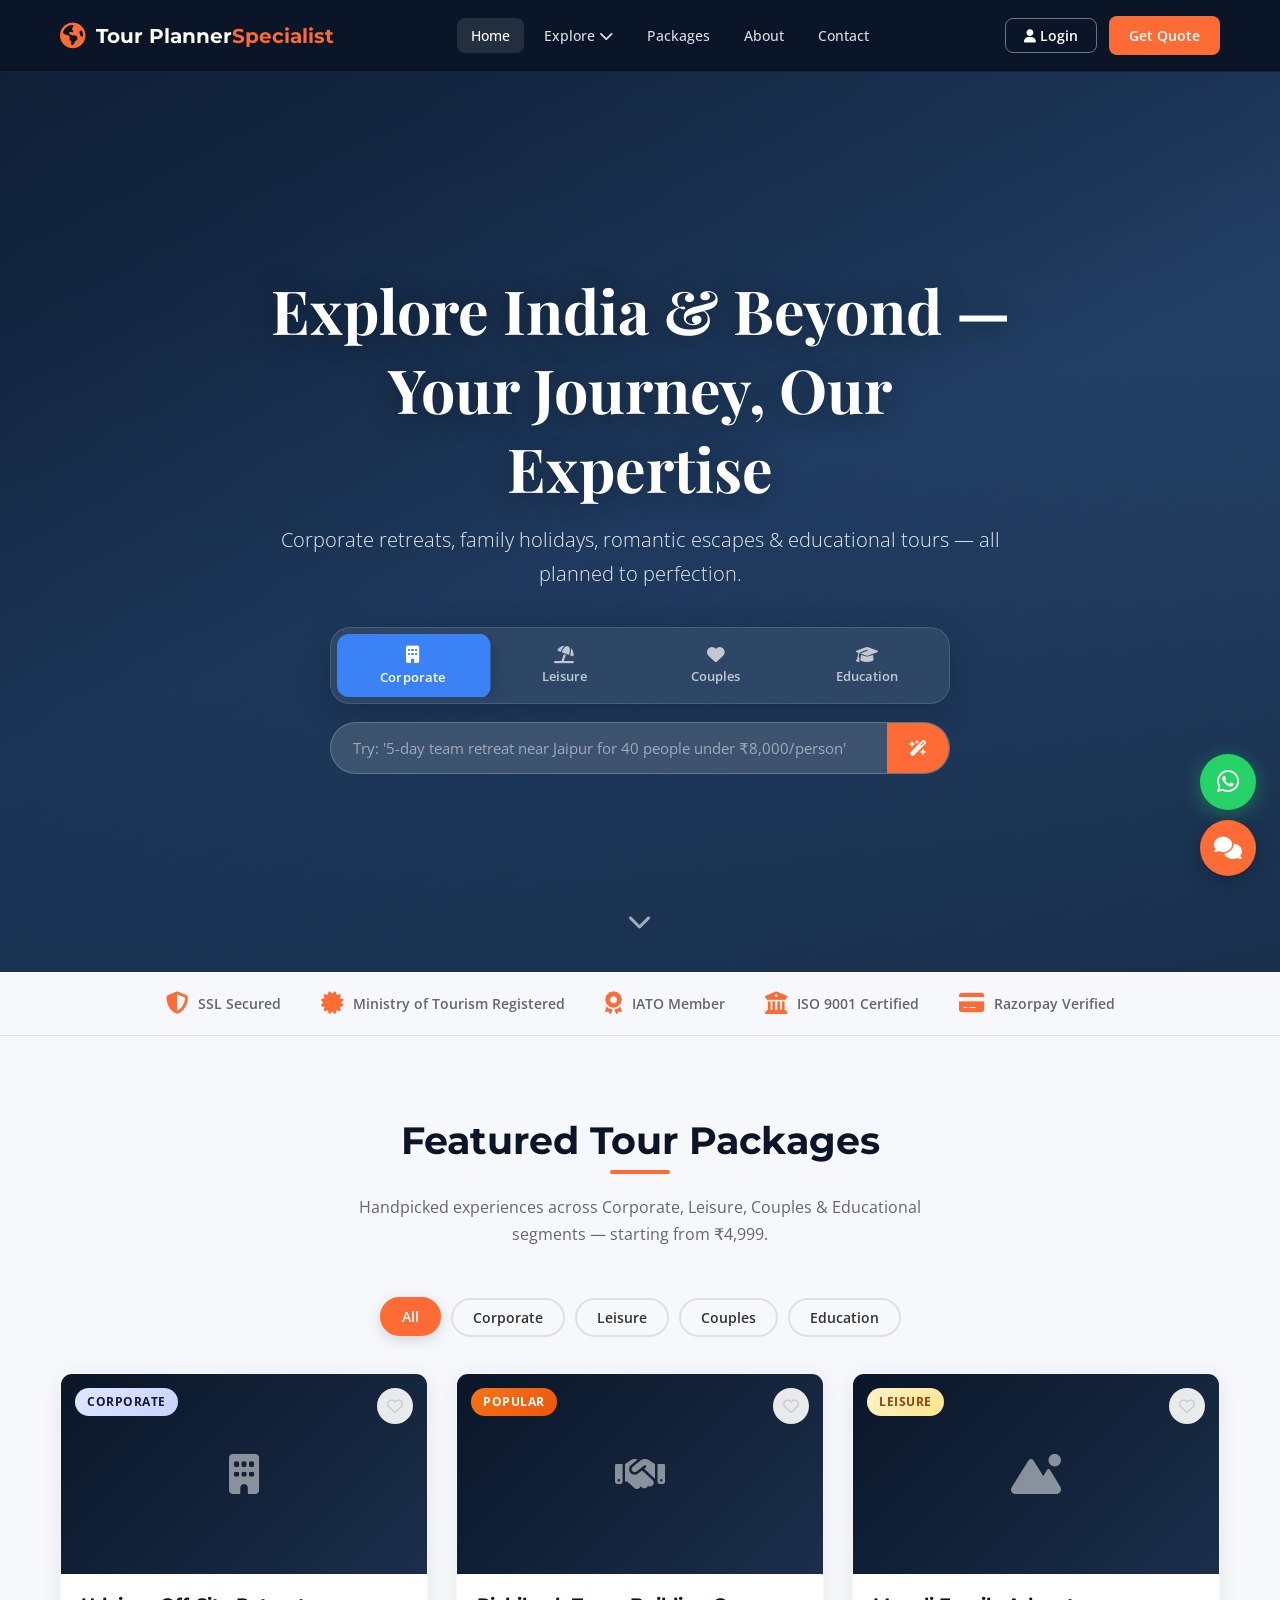
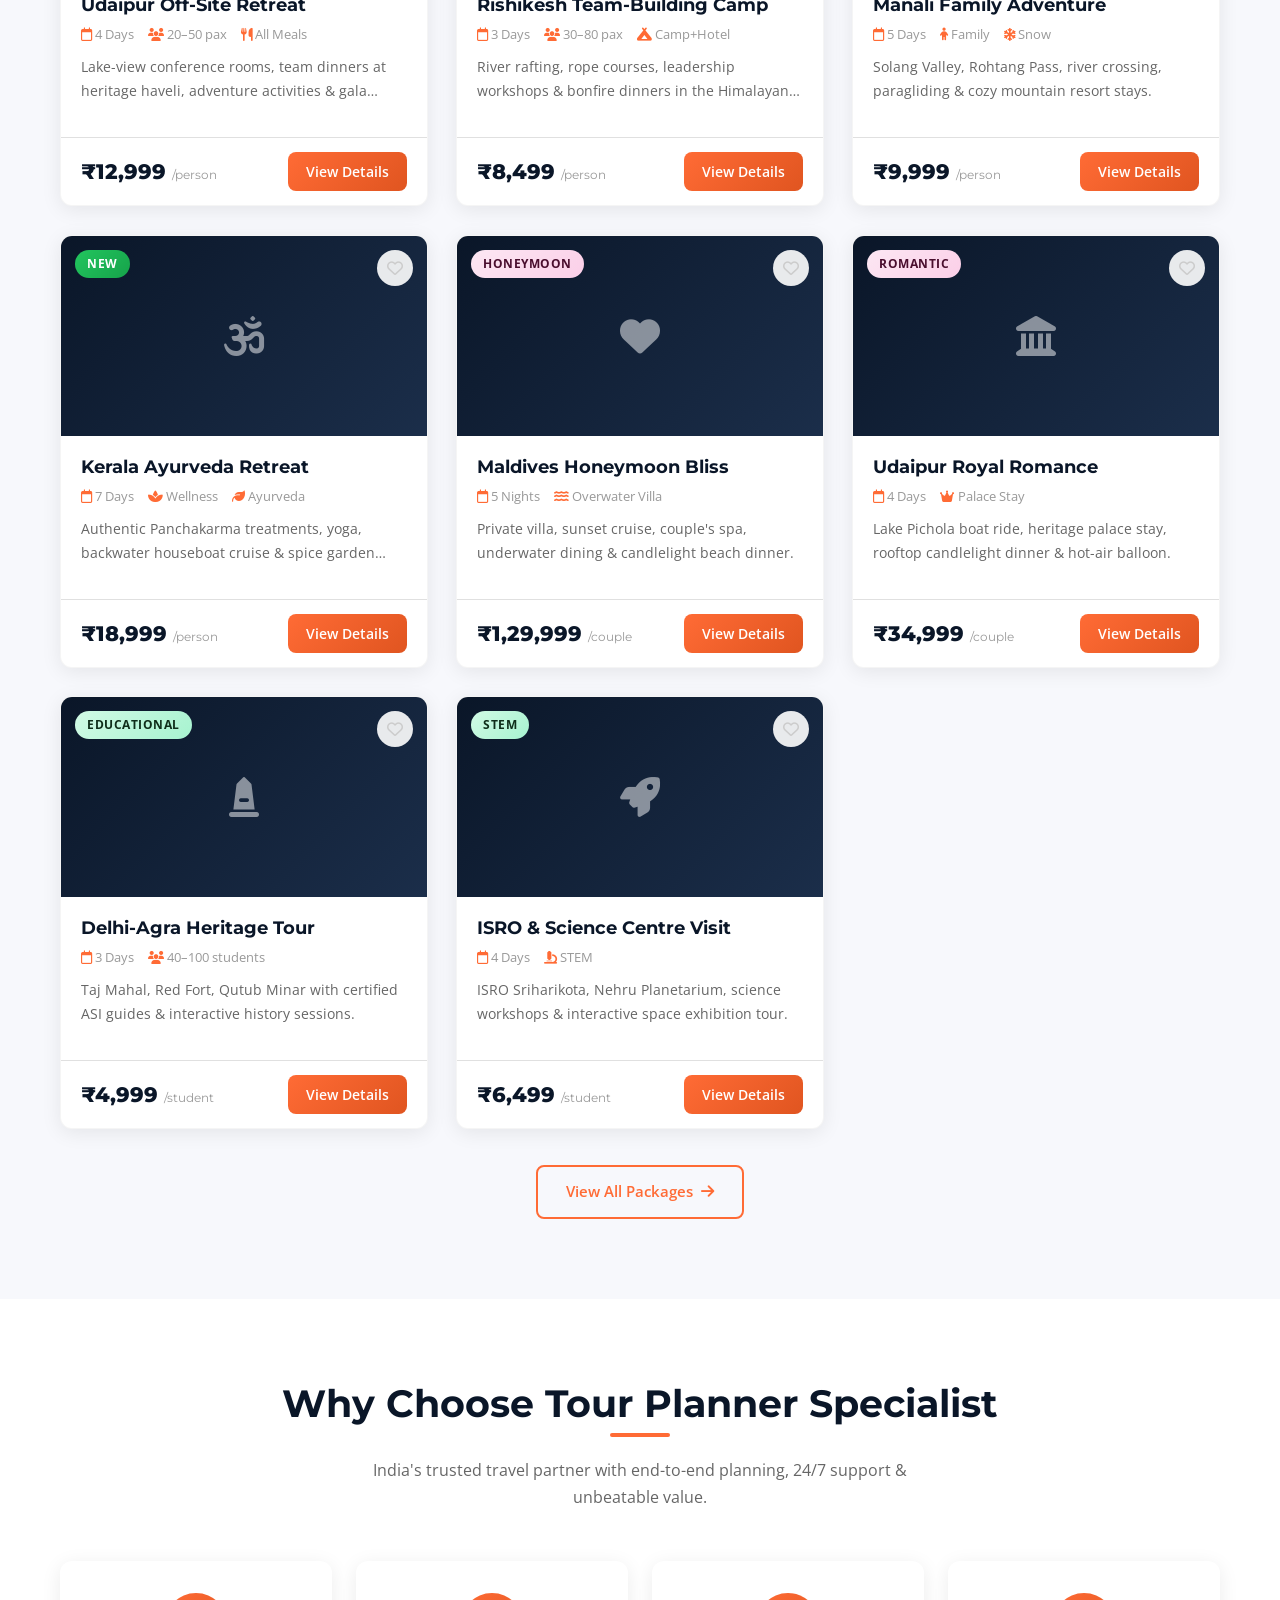
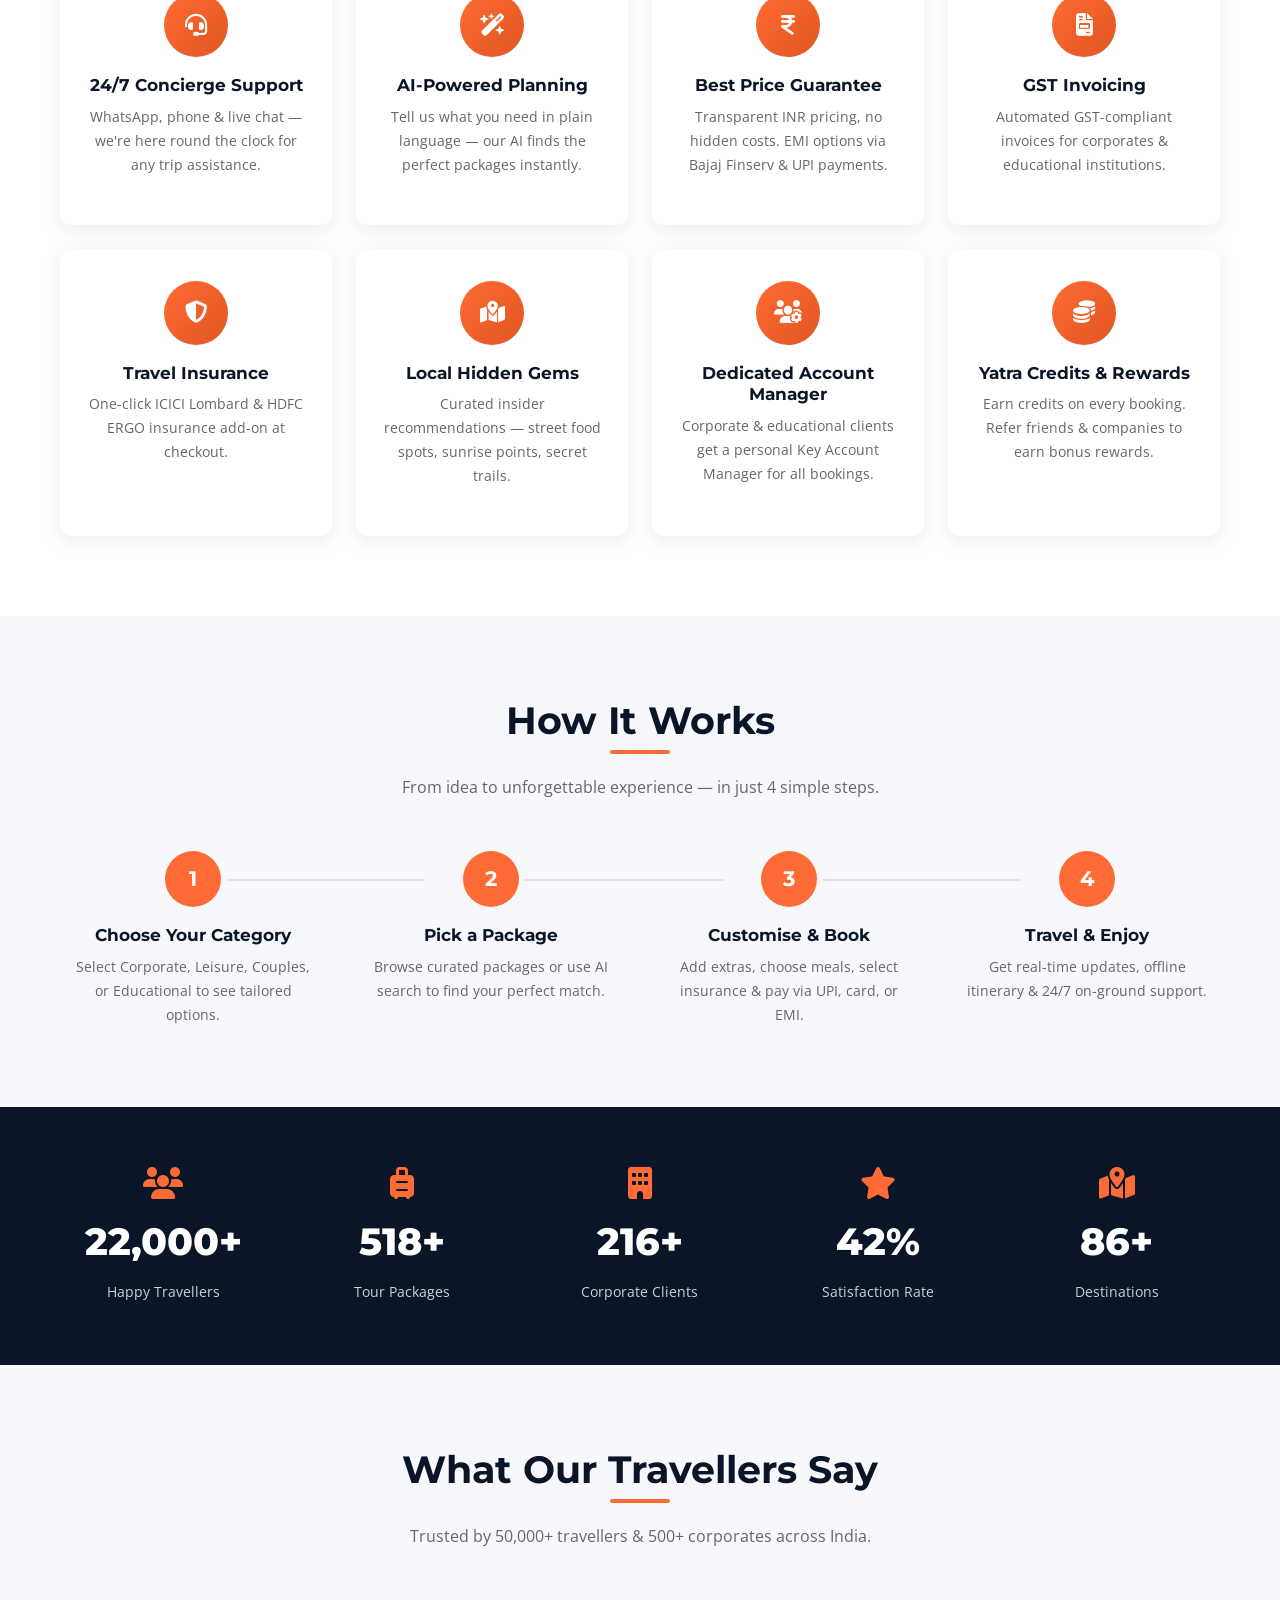
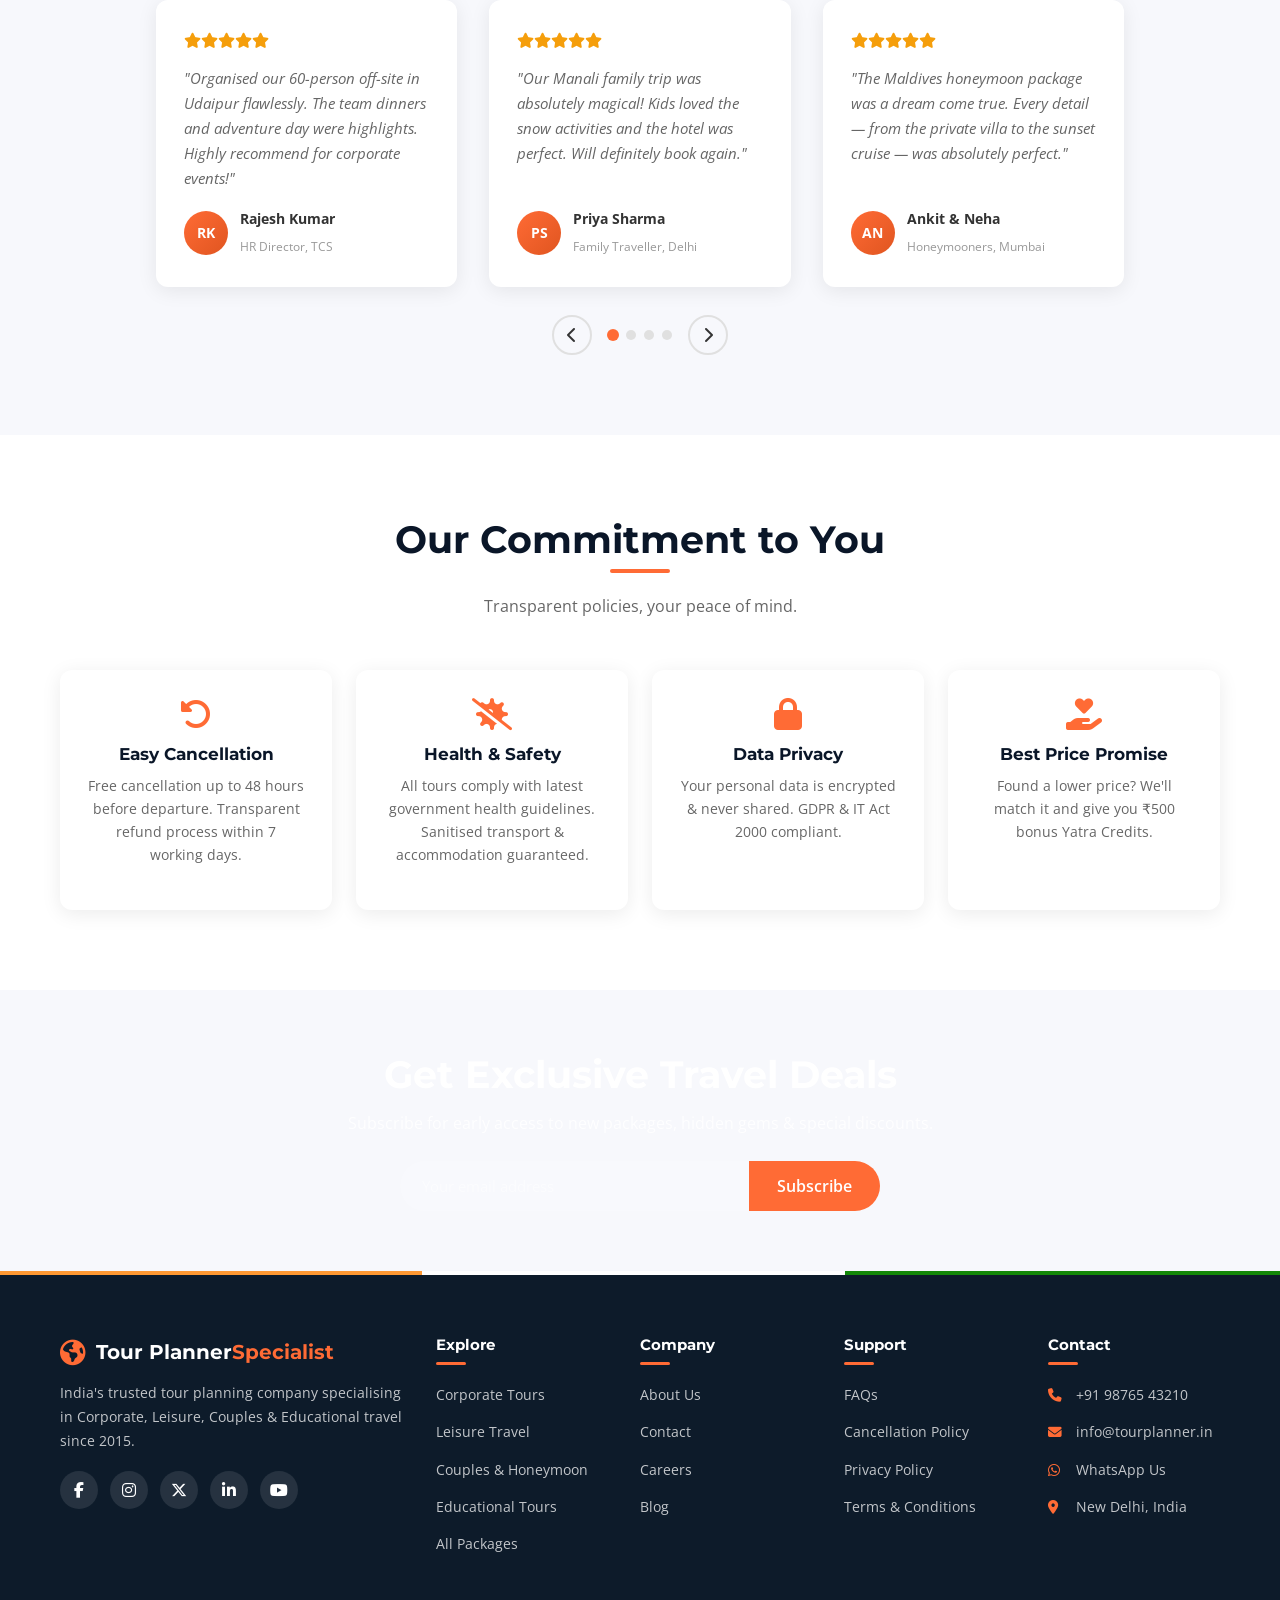
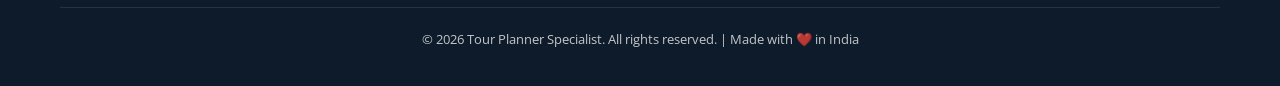
<file: index.html>
<!DOCTYPE html>
<html lang="en">
<head>
    <meta charset="UTF-8">
    <meta name="viewport" content="width=device-width, initial-scale=1.0">
    <meta name="description" content="Tour Planner Specialist — India's premium tour planning for Corporate, Leisure, Couples & Educational travel. Plan your perfect journey today.">
    <title>Tour Planner Specialist | Plan Your Perfect Journey</title>
    <link rel="preconnect" href="https://fonts.googleapis.com">
    <link href="https://fonts.googleapis.com/css2?family=Montserrat:wght@400;600;700;800&family=Open+Sans:wght@300;400;500;600&family=Playfair+Display:wght@400;600;700&display=swap" rel="stylesheet">
    <link rel="stylesheet" href="https://cdnjs.cloudflare.com/ajax/libs/font-awesome/6.5.1/css/all.min.css">
    <link rel="stylesheet" href="css/base.css">
    <link rel="stylesheet" href="css/navbar.css">
    <link rel="stylesheet" href="css/hero.css">
    <link rel="stylesheet" href="css/trust-bar.css">
    <link rel="stylesheet" href="css/packages.css">
    <link rel="stylesheet" href="css/services.css">
    <link rel="stylesheet" href="css/how-it-works.css">
    <link rel="stylesheet" href="css/stats.css">
    <link rel="stylesheet" href="css/testimonials.css">
    <link rel="stylesheet" href="css/quote.css">
    <link rel="stylesheet" href="css/policies.css">
    <link rel="stylesheet" href="css/newsletter.css">
    <link rel="stylesheet" href="css/footer.css">
    <link rel="stylesheet" href="css/modal.css">
    <link rel="stylesheet" href="css/chat.css">
    <link rel="stylesheet" href="css/enquiry.css">
    <link rel="stylesheet" href="css/utilities.css">
</head>
<body data-theme="default">

    <!-- ===================== NAVIGATION ===================== -->
    <nav class="navbar" id="navbar">
        <div class="nav-container">
            <a href="index.html" class="nav-logo">
                <i class="fa-solid fa-earth-americas logo-icon"></i>
                <span>Tour Planner<strong>Specialist</strong></span>
            </a>
            <ul class="nav-links" id="navLinks">
                <li><a href="index.html" class="active">Home</a></li>
                <li class="dropdown">
                    <a href="#">Explore <i class="fa-solid fa-chevron-down"></i></a>
                    <ul class="dropdown-menu">
                        <li><a href="corporate.html"><i class="fa-solid fa-building"></i> Corporate</a></li>
                        <li><a href="leisure.html"><i class="fa-solid fa-umbrella-beach"></i> Leisure</a></li>
                        <li><a href="couples.html"><i class="fa-solid fa-heart"></i> Couples & Honeymoon</a></li>
                        <li><a href="education.html"><i class="fa-solid fa-graduation-cap"></i> Educational</a></li>
                    </ul>
                </li>
                <li><a href="packages.html">Packages</a></li>
                <li><a href="about.html">About</a></li>
                <li><a href="contact.html">Contact</a></li>
            </ul>
            <div class="nav-actions">
                <button class="login-btn"><i class="fa-solid fa-user"></i> Login</button>
                <a href="contact.html" class="nav-cta">Get Quote</a>
            </div>
            <button class="hamburger" id="hamburger" aria-label="Toggle menu">
                <span></span><span></span><span></span>
            </button>
        </div>
    </nav>

    <!-- ===================== HERO ===================== -->
    <section class="hero" id="hero">
        <div class="hero-bg active" style="background-image: linear-gradient(135deg, #1e3a5f 0%, #2c5282 50%, #3b6aa0 100%);"></div>
        <div class="hero-bg" style="background-image: linear-gradient(135deg, #1e3a5f 0%, #2c5282 50%, #4a7ab5 100%);"></div>
        <div class="hero-bg" style="background-image: linear-gradient(135deg, #831843 0%, #9d174d 50%, #be3d6e 100%);"></div>
        <div class="hero-bg" style="background-image: linear-gradient(135deg, #14532d 0%, #166534 50%, #22874a 100%);"></div>
        <div class="hero-overlay"></div>
        <div class="hero-content">
            <h1>Explore India & Beyond — Your Journey, Our Expertise</h1>
            <p class="hero-sub">Corporate retreats, family holidays, romantic escapes & educational tours — all planned to perfection.</p>

            <div class="search-box">
                <div class="search-tabs">
                    <button class="search-tab active" data-theme="corporate">
                        <i class="fa-solid fa-building"></i> Corporate
                    </button>
                    <button class="search-tab" data-theme="leisure">
                        <i class="fa-solid fa-umbrella-beach"></i> Leisure
                    </button>
                    <button class="search-tab" data-theme="couples">
                        <i class="fa-solid fa-heart"></i> Couples
                    </button>
                    <button class="search-tab" data-theme="education">
                        <i class="fa-solid fa-graduation-cap"></i> Education
                    </button>
                </div>
            </div>

            <div class="ai-search">
                <form class="ai-search-bar" id="aiSearchForm">
                    <input type="text" placeholder="Try: '5-day team retreat near Jaipur for 40 people under ₹8,000/person'">
                    <button type="submit"><i class="fa-solid fa-wand-magic-sparkles"></i></button>
                </form>
            </div>
        </div>
        <div class="scroll-indicator"><i class="fa-solid fa-chevron-down"></i></div>
    </section>

    <!-- ===================== TRUST BAR ===================== -->
    <div class="trust-bar">
        <div class="container">
            <div class="trust-item"><i class="fa-solid fa-shield-halved"></i> SSL Secured</div>
            <div class="trust-item"><i class="fa-solid fa-certificate"></i> Ministry of Tourism Registered</div>
            <div class="trust-item"><i class="fa-solid fa-award"></i> IATO Member</div>
            <div class="trust-item"><i class="fa-solid fa-building-columns"></i> ISO 9001 Certified</div>
            <div class="trust-item"><i class="fa-solid fa-credit-card"></i> Razorpay Verified</div>
        </div>
    </div>

    <!-- ===================== FEATURED PACKAGES ===================== -->
    <section class="packages" id="packages">
        <div class="container">
            <div class="section-header">
                <h2>Featured Tour Packages</h2>
                <p>Handpicked experiences across Corporate, Leisure, Couples & Educational segments — starting from ₹4,999.</p>
            </div>
            <div class="filter-bar">
                <button class="filter-btn active" data-filter="all">All</button>
                <button class="filter-btn" data-filter="corporate">Corporate</button>
                <button class="filter-btn" data-filter="leisure">Leisure</button>
                <button class="filter-btn" data-filter="couples">Couples</button>
                <button class="filter-btn" data-filter="education">Education</button>
            </div>
            <div class="packages-grid">
                <!-- Card 1 -->
                <div class="package-card" data-category="corporate">
                    <div class="package-img">
                        <div class="package-img-placeholder"><i class="fa-solid fa-building"></i></div>
                        <span class="badge badge-corporate package-badge">Corporate</span>
                        <button class="wishlist-btn" aria-label="Wishlist"><i class="fa-regular fa-heart"></i></button>
                    </div>
                    <div class="package-body">
                        <h3>Udaipur Off-Site Retreat</h3>
                        <div class="package-meta">
                            <span><i class="fa-regular fa-calendar"></i> 4 Days</span>
                            <span><i class="fa-solid fa-users"></i> 20–50 pax</span>
                            <span><i class="fa-solid fa-utensils"></i> All Meals</span>
                        </div>
                        <p>Lake-view conference rooms, team dinners at heritage haveli, adventure activities & gala night.</p>
                    </div>
                    <div class="package-footer">
                        <div class="package-price">₹12,999 <span>/person</span></div>
                        <a href="corporate.html" class="btn btn-primary btn-sm">View Details</a>
                    </div>
                </div>
                <!-- Card 2 -->
                <div class="package-card" data-category="corporate">
                    <div class="package-img">
                        <div class="package-img-placeholder"><i class="fa-solid fa-handshake"></i></div>
                        <span class="badge badge-popular package-badge">Popular</span>
                        <button class="wishlist-btn" aria-label="Wishlist"><i class="fa-regular fa-heart"></i></button>
                    </div>
                    <div class="package-body">
                        <h3>Rishikesh Team-Building Camp</h3>
                        <div class="package-meta">
                            <span><i class="fa-regular fa-calendar"></i> 3 Days</span>
                            <span><i class="fa-solid fa-users"></i> 30–80 pax</span>
                            <span><i class="fa-solid fa-campground"></i> Camp+Hotel</span>
                        </div>
                        <p>River rafting, rope courses, leadership workshops & bonfire dinners in the Himalayan foothills.</p>
                    </div>
                    <div class="package-footer">
                        <div class="package-price">₹8,499 <span>/person</span></div>
                        <a href="corporate.html" class="btn btn-primary btn-sm">View Details</a>
                    </div>
                </div>
                <!-- Card 3 -->
                <div class="package-card" data-category="leisure">
                    <div class="package-img">
                        <div class="package-img-placeholder"><i class="fa-solid fa-mountain-sun"></i></div>
                        <span class="badge badge-leisure package-badge">Leisure</span>
                        <button class="wishlist-btn" aria-label="Wishlist"><i class="fa-regular fa-heart"></i></button>
                    </div>
                    <div class="package-body">
                        <h3>Manali Family Adventure</h3>
                        <div class="package-meta">
                            <span><i class="fa-regular fa-calendar"></i> 5 Days</span>
                            <span><i class="fa-solid fa-child"></i> Family</span>
                            <span><i class="fa-solid fa-snowflake"></i> Snow</span>
                        </div>
                        <p>Solang Valley, Rohtang Pass, river crossing, paragliding & cozy mountain resort stays.</p>
                    </div>
                    <div class="package-footer">
                        <div class="package-price">₹9,999 <span>/person</span></div>
                        <a href="leisure.html" class="btn btn-primary btn-sm">View Details</a>
                    </div>
                </div>
                <!-- Card 4 -->
                <div class="package-card" data-category="leisure">
                    <div class="package-img">
                        <div class="package-img-placeholder"><i class="fa-solid fa-om"></i></div>
                        <span class="badge badge-new package-badge">New</span>
                        <button class="wishlist-btn" aria-label="Wishlist"><i class="fa-regular fa-heart"></i></button>
                    </div>
                    <div class="package-body">
                        <h3>Kerala Ayurveda Retreat</h3>
                        <div class="package-meta">
                            <span><i class="fa-regular fa-calendar"></i> 7 Days</span>
                            <span><i class="fa-solid fa-spa"></i> Wellness</span>
                            <span><i class="fa-solid fa-leaf"></i> Ayurveda</span>
                        </div>
                        <p>Authentic Panchakarma treatments, yoga, backwater houseboat cruise & spice garden tours.</p>
                    </div>
                    <div class="package-footer">
                        <div class="package-price">₹18,999 <span>/person</span></div>
                        <a href="leisure.html" class="btn btn-primary btn-sm">View Details</a>
                    </div>
                </div>
                <!-- Card 5 -->
                <div class="package-card" data-category="couples">
                    <div class="package-img">
                        <div class="package-img-placeholder"><i class="fa-solid fa-heart"></i></div>
                        <span class="badge badge-couples package-badge">Honeymoon</span>
                        <button class="wishlist-btn" aria-label="Wishlist"><i class="fa-regular fa-heart"></i></button>
                    </div>
                    <div class="package-body">
                        <h3>Maldives Honeymoon Bliss</h3>
                        <div class="package-meta">
                            <span><i class="fa-regular fa-calendar"></i> 5 Nights</span>
                            <span><i class="fa-solid fa-water"></i> Overwater Villa</span>
                        </div>
                        <p>Private villa, sunset cruise, couple's spa, underwater dining & candlelight beach dinner.</p>
                    </div>
                    <div class="package-footer">
                        <div class="package-price">₹1,29,999 <span>/couple</span></div>
                        <a href="couples.html" class="btn btn-primary btn-sm">View Details</a>
                    </div>
                </div>
                <!-- Card 6 -->
                <div class="package-card" data-category="couples">
                    <div class="package-img">
                        <div class="package-img-placeholder"><i class="fa-solid fa-landmark"></i></div>
                        <span class="badge badge-couples package-badge">Romantic</span>
                        <button class="wishlist-btn" aria-label="Wishlist"><i class="fa-regular fa-heart"></i></button>
                    </div>
                    <div class="package-body">
                        <h3>Udaipur Royal Romance</h3>
                        <div class="package-meta">
                            <span><i class="fa-regular fa-calendar"></i> 4 Days</span>
                            <span><i class="fa-solid fa-crown"></i> Palace Stay</span>
                        </div>
                        <p>Lake Pichola boat ride, heritage palace stay, rooftop candlelight dinner & hot-air balloon.</p>
                    </div>
                    <div class="package-footer">
                        <div class="package-price">₹34,999 <span>/couple</span></div>
                        <a href="couples.html" class="btn btn-primary btn-sm">View Details</a>
                    </div>
                </div>
                <!-- Card 7 -->
                <div class="package-card" data-category="education">
                    <div class="package-img">
                        <div class="package-img-placeholder"><i class="fa-solid fa-monument"></i></div>
                        <span class="badge badge-education package-badge">Educational</span>
                        <button class="wishlist-btn" aria-label="Wishlist"><i class="fa-regular fa-heart"></i></button>
                    </div>
                    <div class="package-body">
                        <h3>Delhi-Agra Heritage Tour</h3>
                        <div class="package-meta">
                            <span><i class="fa-regular fa-calendar"></i> 3 Days</span>
                            <span><i class="fa-solid fa-users"></i> 40–100 students</span>
                        </div>
                        <p>Taj Mahal, Red Fort, Qutub Minar with certified ASI guides & interactive history sessions.</p>
                    </div>
                    <div class="package-footer">
                        <div class="package-price">₹4,999 <span>/student</span></div>
                        <a href="education.html" class="btn btn-primary btn-sm">View Details</a>
                    </div>
                </div>
                <!-- Card 8 -->
                <div class="package-card" data-category="education">
                    <div class="package-img">
                        <div class="package-img-placeholder"><i class="fa-solid fa-rocket"></i></div>
                        <span class="badge badge-education package-badge">STEM</span>
                        <button class="wishlist-btn" aria-label="Wishlist"><i class="fa-regular fa-heart"></i></button>
                    </div>
                    <div class="package-body">
                        <h3>ISRO & Science Centre Visit</h3>
                        <div class="package-meta">
                            <span><i class="fa-regular fa-calendar"></i> 4 Days</span>
                            <span><i class="fa-solid fa-microscope"></i> STEM</span>
                        </div>
                        <p>ISRO Sriharikota, Nehru Planetarium, science workshops & interactive space exhibition tour.</p>
                    </div>
                    <div class="package-footer">
                        <div class="package-price">₹6,499 <span>/student</span></div>
                        <a href="education.html" class="btn btn-primary btn-sm">View Details</a>
                    </div>
                </div>
            </div>
            <div style="text-align:center; margin-top:36px;">
                <a href="packages.html" class="btn btn-outline">View All Packages <i class="fa-solid fa-arrow-right"></i></a>
            </div>
        </div>
    </section>

    <!-- ===================== SERVICES ===================== -->
    <section class="services" id="services">
        <div class="container">
            <div class="section-header">
                <h2>Why Choose Tour Planner Specialist</h2>
                <p>India's trusted travel partner with end-to-end planning, 24/7 support & unbeatable value.</p>
            </div>
            <div class="services-grid">
                <div class="service-card">
                    <div class="service-icon"><i class="fa-solid fa-headset"></i></div>
                    <h3>24/7 Concierge Support</h3>
                    <p>WhatsApp, phone & live chat — we're here round the clock for any trip assistance.</p>
                </div>
                <div class="service-card">
                    <div class="service-icon"><i class="fa-solid fa-wand-magic-sparkles"></i></div>
                    <h3>AI-Powered Planning</h3>
                    <p>Tell us what you need in plain language — our AI finds the perfect packages instantly.</p>
                </div>
                <div class="service-card">
                    <div class="service-icon"><i class="fa-solid fa-indian-rupee-sign"></i></div>
                    <h3>Best Price Guarantee</h3>
                    <p>Transparent INR pricing, no hidden costs. EMI options via Bajaj Finserv & UPI payments.</p>
                </div>
                <div class="service-card">
                    <div class="service-icon"><i class="fa-solid fa-file-invoice"></i></div>
                    <h3>GST Invoicing</h3>
                    <p>Automated GST-compliant invoices for corporates & educational institutions.</p>
                </div>
                <div class="service-card">
                    <div class="service-icon"><i class="fa-solid fa-shield-halved"></i></div>
                    <h3>Travel Insurance</h3>
                    <p>One-click ICICI Lombard & HDFC ERGO insurance add-on at checkout.</p>
                </div>
                <div class="service-card">
                    <div class="service-icon"><i class="fa-solid fa-map-location-dot"></i></div>
                    <h3>Local Hidden Gems</h3>
                    <p>Curated insider recommendations — street food spots, sunrise points, secret trails.</p>
                </div>
                <div class="service-card">
                    <div class="service-icon"><i class="fa-solid fa-users-gear"></i></div>
                    <h3>Dedicated Account Manager</h3>
                    <p>Corporate & educational clients get a personal Key Account Manager for all bookings.</p>
                </div>
                <div class="service-card">
                    <div class="service-icon"><i class="fa-solid fa-coins"></i></div>
                    <h3>Yatra Credits & Rewards</h3>
                    <p>Earn credits on every booking. Refer friends & companies to earn bonus rewards.</p>
                </div>
            </div>
        </div>
    </section>

    <!-- ===================== HOW IT WORKS ===================== -->
    <section class="how-it-works" id="howItWorks">
        <div class="container">
            <div class="section-header">
                <h2>How It Works</h2>
                <p>From idea to unforgettable experience — in just 4 simple steps.</p>
            </div>
            <div class="steps">
                <div class="step">
                    <div class="step-number">1</div>
                    <h3>Choose Your Category</h3>
                    <p>Select Corporate, Leisure, Couples, or Educational to see tailored options.</p>
                </div>
                <div class="step">
                    <div class="step-number">2</div>
                    <h3>Pick a Package</h3>
                    <p>Browse curated packages or use AI search to find your perfect match.</p>
                </div>
                <div class="step">
                    <div class="step-number">3</div>
                    <h3>Customise & Book</h3>
                    <p>Add extras, choose meals, select insurance & pay via UPI, card, or EMI.</p>
                </div>
                <div class="step">
                    <div class="step-number">4</div>
                    <h3>Travel & Enjoy</h3>
                    <p>Get real-time updates, offline itinerary & 24/7 on-ground support.</p>
                </div>
            </div>
        </div>
    </section>

    <!-- ===================== STATS ===================== -->
    <section class="stats" id="stats">
        <div class="container">
            <div class="stats-grid">
                <div class="stat-item">
                    <i class="fa-solid fa-users"></i>
                    <span class="stat-number" data-target="50000" data-suffix="+">0</span>
                    <span class="stat-label">Happy Travellers</span>
                </div>
                <div class="stat-item">
                    <i class="fa-solid fa-suitcase-rolling"></i>
                    <span class="stat-number" data-target="1200" data-suffix="+">0</span>
                    <span class="stat-label">Tour Packages</span>
                </div>
                <div class="stat-item">
                    <i class="fa-solid fa-building"></i>
                    <span class="stat-number" data-target="500" data-suffix="+">0</span>
                    <span class="stat-label">Corporate Clients</span>
                </div>
                <div class="stat-item">
                    <i class="fa-solid fa-star"></i>
                    <span class="stat-number" data-target="98" data-suffix="%">0</span>
                    <span class="stat-label">Satisfaction Rate</span>
                </div>
                <div class="stat-item">
                    <i class="fa-solid fa-map-marked-alt"></i>
                    <span class="stat-number" data-target="200" data-suffix="+">0</span>
                    <span class="stat-label">Destinations</span>
                </div>
            </div>
        </div>
    </section>

    <!-- ===================== TESTIMONIALS ===================== -->
    <section class="testimonials" id="testimonials">
        <div class="container">
            <div class="section-header">
                <h2>What Our Travellers Say</h2>
                <p>Trusted by 50,000+ travellers & 500+ corporates across India.</p>
            </div>
            <div class="testimonial-slider">
                <div class="testimonial-track">
                    <div class="testimonial-card">
                        <div class="testimonial-inner">
                            <div class="testimonial-stars"><i class="fa-solid fa-star"></i><i class="fa-solid fa-star"></i><i class="fa-solid fa-star"></i><i class="fa-solid fa-star"></i><i class="fa-solid fa-star"></i></div>
                            <blockquote>"Organised our 60-person off-site in Udaipur flawlessly. The team dinners and adventure day were highlights. Highly recommend for corporate events!"</blockquote>
                            <div class="testimonial-author">
                                <div class="testimonial-avatar">RK</div>
                                <div class="testimonial-info"><strong>Rajesh Kumar</strong><span>HR Director, TCS</span></div>
                            </div>
                        </div>
                    </div>
                    <div class="testimonial-card">
                        <div class="testimonial-inner">
                            <div class="testimonial-stars"><i class="fa-solid fa-star"></i><i class="fa-solid fa-star"></i><i class="fa-solid fa-star"></i><i class="fa-solid fa-star"></i><i class="fa-solid fa-star"></i></div>
                            <blockquote>"Our Manali family trip was absolutely magical! Kids loved the snow activities and the hotel was perfect. Will definitely book again."</blockquote>
                            <div class="testimonial-author">
                                <div class="testimonial-avatar">PS</div>
                                <div class="testimonial-info"><strong>Priya Sharma</strong><span>Family Traveller, Delhi</span></div>
                            </div>
                        </div>
                    </div>
                    <div class="testimonial-card">
                        <div class="testimonial-inner">
                            <div class="testimonial-stars"><i class="fa-solid fa-star"></i><i class="fa-solid fa-star"></i><i class="fa-solid fa-star"></i><i class="fa-solid fa-star"></i><i class="fa-solid fa-star"></i></div>
                            <blockquote>"The Maldives honeymoon package was a dream come true. Every detail — from the private villa to the sunset cruise — was absolutely perfect."</blockquote>
                            <div class="testimonial-author">
                                <div class="testimonial-avatar">AN</div>
                                <div class="testimonial-info"><strong>Ankit & Neha</strong><span>Honeymooners, Mumbai</span></div>
                            </div>
                        </div>
                    </div>
                    <div class="testimonial-card">
                        <div class="testimonial-inner">
                            <div class="testimonial-stars"><i class="fa-solid fa-star"></i><i class="fa-solid fa-star"></i><i class="fa-solid fa-star"></i><i class="fa-solid fa-star"></i><i class="fa-solid fa-star"></i></div>
                            <blockquote>"Took 120 students to ISRO and Science Centre. The educational guides were excellent and all safety protocols were followed perfectly."</blockquote>
                            <div class="testimonial-author">
                                <div class="testimonial-avatar">DM</div>
                                <div class="testimonial-info"><strong>Dr. Meena Iyer</strong><span>Principal, DPS Bangalore</span></div>
                            </div>
                        </div>
                    </div>
                    <div class="testimonial-card">
                        <div class="testimonial-inner">
                            <div class="testimonial-stars"><i class="fa-solid fa-star"></i><i class="fa-solid fa-star"></i><i class="fa-solid fa-star"></i><i class="fa-solid fa-star"></i><i class="fa-regular fa-star"></i></div>
                            <blockquote>"The Kerala Ayurveda retreat changed my life. Amazing treatments, peaceful backwaters, and the spice garden tour was a bonus!"</blockquote>
                            <div class="testimonial-author">
                                <div class="testimonial-avatar">SG</div>
                                <div class="testimonial-info"><strong>Sunita Gupta</strong><span>Solo Traveller, Pune</span></div>
                            </div>
                        </div>
                    </div>
                    <div class="testimonial-card">
                        <div class="testimonial-inner">
                            <div class="testimonial-stars"><i class="fa-solid fa-star"></i><i class="fa-solid fa-star"></i><i class="fa-solid fa-star"></i><i class="fa-solid fa-star"></i><i class="fa-solid fa-star"></i></div>
                            <blockquote>"We use Tour Planner for all our quarterly off-sites. GST invoicing, dedicated account manager & consistent quality — couldn't ask for more."</blockquote>
                            <div class="testimonial-author">
                                <div class="testimonial-avatar">VP</div>
                                <div class="testimonial-info"><strong>Vikram Patel</strong><span>CEO, Startup India Co.</span></div>
                            </div>
                        </div>
                    </div>
                </div>
                <div class="testimonial-controls">
                    <button class="testimonial-prev" aria-label="Previous"><i class="fa-solid fa-chevron-left"></i></button>
                    <div class="testimonial-dots"></div>
                    <button class="testimonial-next" aria-label="Next"><i class="fa-solid fa-chevron-right"></i></button>
                </div>
            </div>
        </div>
    </section>

    <!-- ===================== POLICIES ===================== -->
    <section class="policies" id="policies">
        <div class="container">
            <div class="section-header">
                <h2>Our Commitment to You</h2>
                <p>Transparent policies, your peace of mind.</p>
            </div>
            <div class="policies-grid">
                <div class="policy-card">
                    <i class="fa-solid fa-rotate-left"></i>
                    <h3>Easy Cancellation</h3>
                    <p>Free cancellation up to 48 hours before departure. Transparent refund process within 7 working days.</p>
                </div>
                <div class="policy-card">
                    <i class="fa-solid fa-virus-slash"></i>
                    <h3>Health & Safety</h3>
                    <p>All tours comply with latest government health guidelines. Sanitised transport & accommodation guaranteed.</p>
                </div>
                <div class="policy-card">
                    <i class="fa-solid fa-lock"></i>
                    <h3>Data Privacy</h3>
                    <p>Your personal data is encrypted & never shared. GDPR & IT Act 2000 compliant.</p>
                </div>
                <div class="policy-card">
                    <i class="fa-solid fa-hand-holding-heart"></i>
                    <h3>Best Price Promise</h3>
                    <p>Found a lower price? We'll match it and give you ₹500 bonus Yatra Credits.</p>
                </div>
            </div>
        </div>
    </section>

    <!-- ===================== NEWSLETTER ===================== -->
    <section class="newsletter" id="newsletter">
        <div class="container">
            <h2>Get Exclusive Travel Deals</h2>
            <p>Subscribe for early access to new packages, hidden gems & special discounts.</p>
            <form class="newsletter-form" id="newsletterForm">
                <input type="email" placeholder="Your email address" required>
                <button type="submit">Subscribe</button>
            </form>
        </div>
    </section>

    <!-- ===================== FOOTER ===================== -->
    <div class="tricolour-bar"></div>
    <footer class="footer">
        <div class="container">
            <div class="footer-grid">
                <div class="footer-brand">
                    <a href="index.html" class="nav-logo" style="color:#fff; margin-bottom:8px;">
                        <i class="fa-solid fa-earth-americas logo-icon"></i>
                        <span>Tour Planner<strong>Specialist</strong></span>
                    </a>
                    <p>India's trusted tour planning company specialising in Corporate, Leisure, Couples & Educational travel since 2015.</p>
                    <div class="footer-social">
                        <a href="#" aria-label="Facebook"><i class="fa-brands fa-facebook-f"></i></a>
                        <a href="#" aria-label="Instagram"><i class="fa-brands fa-instagram"></i></a>
                        <a href="#" aria-label="Twitter"><i class="fa-brands fa-x-twitter"></i></a>
                        <a href="#" aria-label="LinkedIn"><i class="fa-brands fa-linkedin-in"></i></a>
                        <a href="#" aria-label="YouTube"><i class="fa-brands fa-youtube"></i></a>
                    </div>
                </div>
                <div class="footer-col">
                    <h4>Explore</h4>
                    <ul>
                        <li><a href="corporate.html">Corporate Tours</a></li>
                        <li><a href="leisure.html">Leisure Travel</a></li>
                        <li><a href="couples.html">Couples & Honeymoon</a></li>
                        <li><a href="education.html">Educational Tours</a></li>
                        <li><a href="packages.html">All Packages</a></li>
                    </ul>
                </div>
                <div class="footer-col">
                    <h4>Company</h4>
                    <ul>
                        <li><a href="about.html">About Us</a></li>
                        <li><a href="contact.html">Contact</a></li>
                        <li><a href="#">Careers</a></li>
                        <li><a href="#">Blog</a></li>
                    </ul>
                </div>
                <div class="footer-col">
                    <h4>Support</h4>
                    <ul>
                        <li><a href="#">FAQs</a></li>
                        <li><a href="#">Cancellation Policy</a></li>
                        <li><a href="#">Privacy Policy</a></li>
                        <li><a href="#">Terms & Conditions</a></li>
                    </ul>
                </div>
                <div class="footer-col">
                    <h4>Contact</h4>
                    <ul>
                        <li><a href="tel:+919876543210"><i class="fa-solid fa-phone"></i> +91 98765 43210</a></li>
                        <li><a href="mailto:info@tourplannerspecialist.in"><i class="fa-solid fa-envelope"></i> info@tourplanner.in</a></li>
                        <li><a href="#"><i class="fa-brands fa-whatsapp"></i> WhatsApp Us</a></li>
                        <li><a href="#"><i class="fa-solid fa-location-dot"></i> New Delhi, India</a></li>
                    </ul>
                </div>
            </div>
            <div class="footer-bottom">
                <p>&copy; 2026 Tour Planner Specialist. All rights reserved. | Made with ❤️ in India</p>
            </div>
        </div>
    </footer>

    <!-- ===================== LOGIN MODAL ===================== -->
    <div class="modal-overlay" id="loginModal">
        <div class="modal-box">
            <button class="close-modal" aria-label="Close"><i class="fa-solid fa-xmark"></i></button>
            <h2>Welcome Back</h2>
            <form id="loginForm">
                <div class="form-group">
                    <label for="loginEmail">Email / Mobile</label>
                    <input type="text" id="loginEmail" placeholder="Enter email or +91 mobile" required>
                </div>
                <div class="form-group">
                    <label for="loginPass">Password</label>
                    <input type="password" id="loginPass" placeholder="Enter password" required>
                </div>
                <button type="submit" class="btn btn-primary btn-lg">Login</button>
            </form>
        </div>
    </div>

    <!-- ===================== CHAT WIDGET ===================== -->
    <div class="chat-widget">
        <button class="chat-toggle" aria-label="Chat"><i class="fa-solid fa-comments"></i></button>
        <div class="chat-window">
            <div class="chat-header">
                <h4><i class="fa-solid fa-headset"></i> Tour Planner Support</h4>
                <button class="chat-minimize" aria-label="Minimize"><i class="fa-solid fa-minus"></i></button>
            </div>
            <div class="chat-messages">
                <div class="chat-msg bot">Namaste! 🙏 How can I help you plan your trip today?</div>
            </div>
            <div class="chat-input">
                <input type="text" placeholder="Type a message...">
                <button class="chat-send" aria-label="Send"><i class="fa-solid fa-paper-plane"></i></button>
            </div>
        </div>
    </div>

    <!-- WhatsApp Floating -->
    <a href="https://wa.me/919153387456" target="_blank" class="whatsapp-float" aria-label="WhatsApp"><i class="fa-brands fa-whatsapp"></i></a>

    <!-- Back to Top -->
    <button class="back-to-top" aria-label="Back to top"><i class="fa-solid fa-arrow-up"></i></button>

    <script type="module" src="js/app.js?v=5"></script>
</body>
</html>
</file>
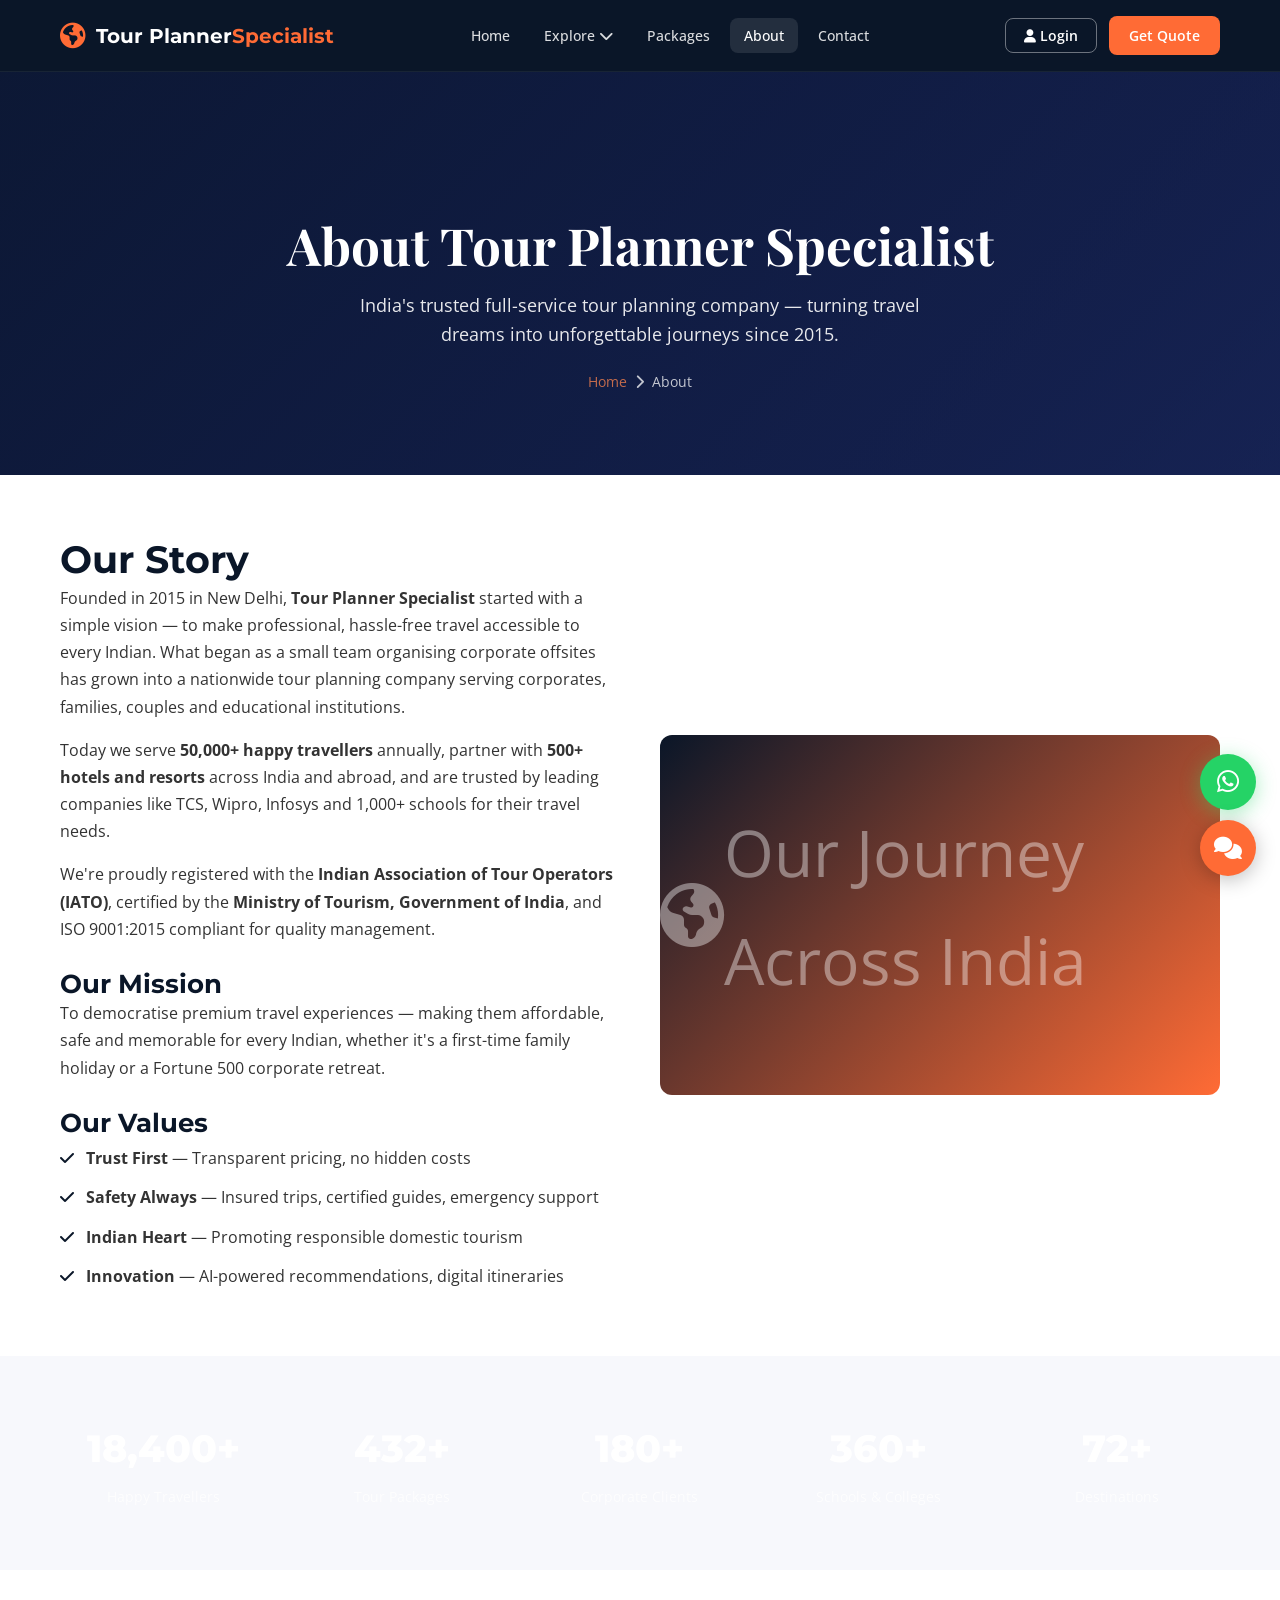
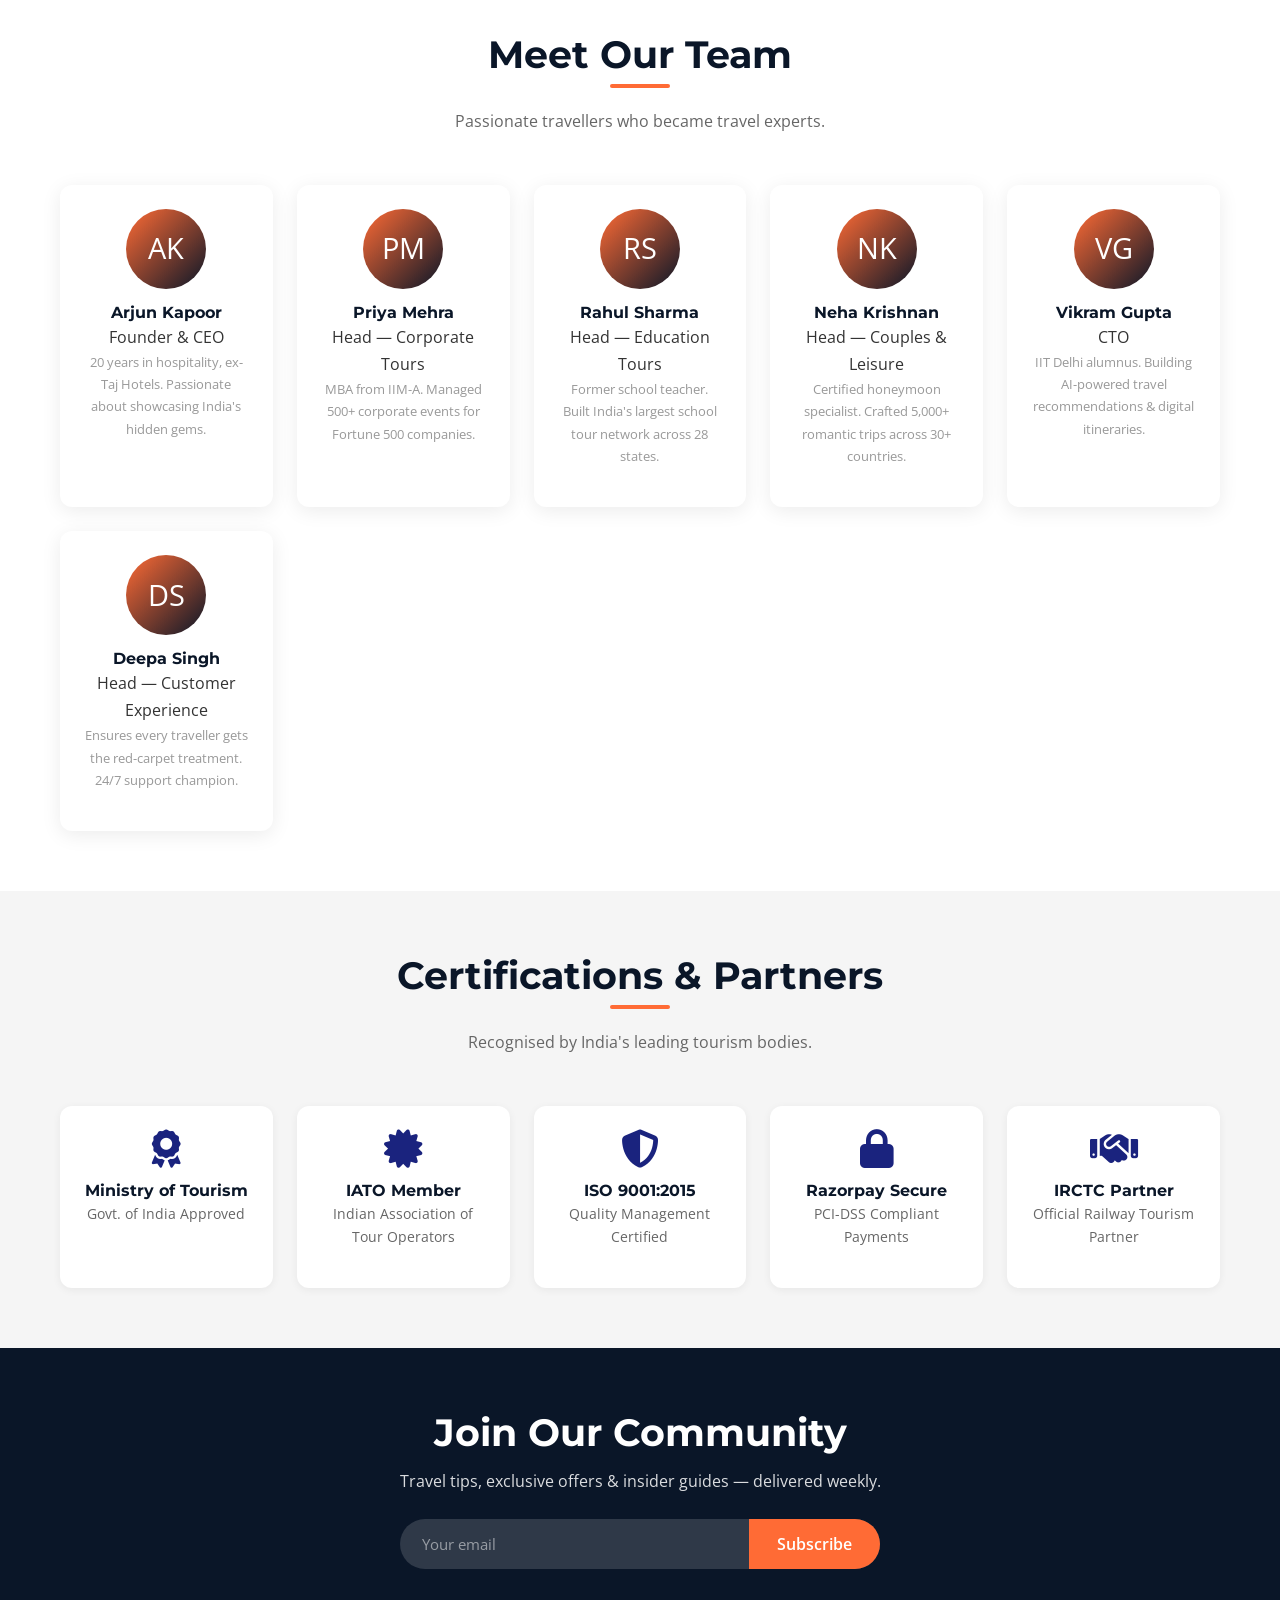
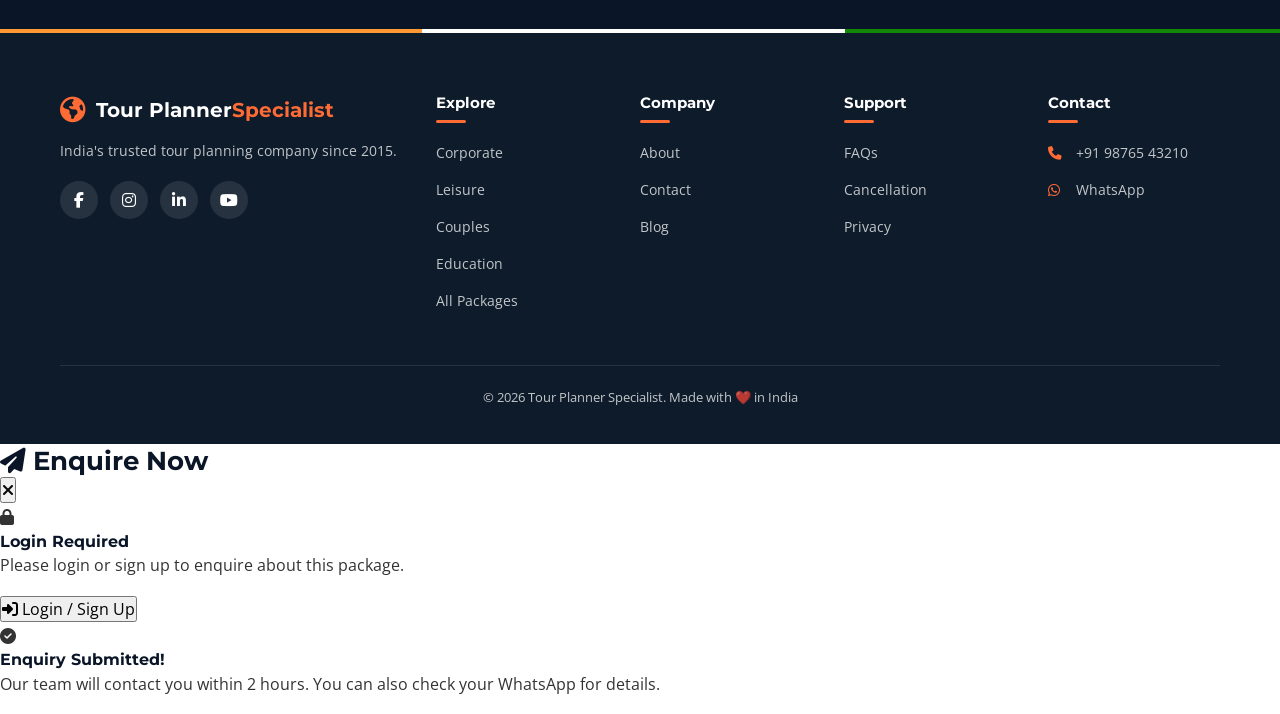
<file: about.html>
<!DOCTYPE html>
<html lang="en">
<head>
    <meta charset="UTF-8">
    <meta name="viewport" content="width=device-width, initial-scale=1.0">
    <meta name="description" content="About Tour Planner Specialist — India's trusted tour planning company. Meet our team, learn our story & discover our certifications.">
    <title>About Us | Tour Planner Specialist</title>
    <link rel="preconnect" href="https://fonts.googleapis.com">
    <link href="https://fonts.googleapis.com/css2?family=Montserrat:wght@400;600;700;800&family=Open+Sans:wght@300;400;500;600&family=Playfair+Display:wght@400;600;700&display=swap" rel="stylesheet">
    <link rel="stylesheet" href="https://cdnjs.cloudflare.com/ajax/libs/font-awesome/6.5.1/css/all.min.css">
    <link rel="stylesheet" href="css/base.css">
    <link rel="stylesheet" href="css/navbar.css">
    <link rel="stylesheet" href="css/hero.css">
    <link rel="stylesheet" href="css/stats.css">
    <link rel="stylesheet" href="css/newsletter.css">
    <link rel="stylesheet" href="css/footer.css">
    <link rel="stylesheet" href="css/modal.css">
    <link rel="stylesheet" href="css/chat.css">
    <link rel="stylesheet" href="css/utilities.css">
</head>
<body>

    <!-- NAV -->
    <nav class="navbar" id="navbar"><div class="nav-container"><a href="index.html" class="nav-logo"><i class="fa-solid fa-earth-americas logo-icon"></i><span>Tour Planner<strong>Specialist</strong></span></a><ul class="nav-links" id="navLinks"><li><a href="index.html">Home</a></li><li class="dropdown"><a href="#">Explore <i class="fa-solid fa-chevron-down"></i></a><ul class="dropdown-menu"><li><a href="corporate.html"><i class="fa-solid fa-building"></i> Corporate</a></li><li><a href="leisure.html"><i class="fa-solid fa-umbrella-beach"></i> Leisure</a></li><li><a href="couples.html"><i class="fa-solid fa-heart"></i> Couples</a></li><li><a href="education.html"><i class="fa-solid fa-graduation-cap"></i> Educational</a></li></ul></li><li><a href="packages.html">Packages</a></li><li><a href="about.html" class="active">About</a></li><li><a href="contact.html">Contact</a></li></ul><div class="nav-actions"><button class="login-btn"><i class="fa-solid fa-user"></i> Login</button><a href="contact.html" class="nav-cta">Get Quote</a></div><button class="hamburger" id="hamburger" aria-label="Toggle menu"><span></span><span></span><span></span></button></div></nav>

    <!-- PAGE HERO -->
    <section class="page-hero" style="background-image: linear-gradient(135deg, #1a237e, #283593);">
        <div class="container">
            <h1>About Tour Planner Specialist</h1>
            <p>India's trusted full-service tour planning company — turning travel dreams into unforgettable journeys since 2015.</p>
            <div class="breadcrumb"><a href="index.html">Home</a> <i class="fa-solid fa-chevron-right"></i> <span>About</span></div>
        </div>
    </section>

    <!-- STORY -->
    <section style="padding:60px 0;">
        <div class="container">
            <div class="about-grid">
                <div class="about-content">
                    <h2>Our Story</h2>
                    <p>Founded in 2015 in New Delhi, <strong>Tour Planner Specialist</strong> started with a simple vision — to make professional, hassle-free travel accessible to every Indian. What began as a small team organising corporate offsites has grown into a nationwide tour planning company serving corporates, families, couples and educational institutions.</p>
                    <p>Today we serve <strong>50,000+ happy travellers</strong> annually, partner with <strong>500+ hotels and resorts</strong> across India and abroad, and are trusted by leading companies like TCS, Wipro, Infosys and 1,000+ schools for their travel needs.</p>
                    <p>We're proudly registered with the <strong>Indian Association of Tour Operators (IATO)</strong>, certified by the <strong>Ministry of Tourism, Government of India</strong>, and ISO 9001:2015 compliant for quality management.</p>
                    <h3 style="margin-top:24px;">Our Mission</h3>
                    <p>To democratise premium travel experiences — making them affordable, safe and memorable for every Indian, whether it's a first-time family holiday or a Fortune 500 corporate retreat.</p>
                    <h3 style="margin-top:24px;">Our Values</h3>
                    <ul style="list-style:none; padding:0;">
                        <li style="padding:6px 0;"><i class="fa-solid fa-check" style="color:var(--primary);margin-right:8px;"></i> <strong>Trust First</strong> — Transparent pricing, no hidden costs</li>
                        <li style="padding:6px 0;"><i class="fa-solid fa-check" style="color:var(--primary);margin-right:8px;"></i> <strong>Safety Always</strong> — Insured trips, certified guides, emergency support</li>
                        <li style="padding:6px 0;"><i class="fa-solid fa-check" style="color:var(--primary);margin-right:8px;"></i> <strong>Indian Heart</strong> — Promoting responsible domestic tourism</li>
                        <li style="padding:6px 0;"><i class="fa-solid fa-check" style="color:var(--primary);margin-right:8px;"></i> <strong>Innovation</strong> — AI-powered recommendations, digital itineraries</li>
                    </ul>
                </div>
                <div class="about-img-placeholder">
                    <i class="fa-solid fa-earth-americas"></i>
                    <p>Our Journey Across India</p>
                </div>
            </div>
        </div>
    </section>

    <!-- STATS -->
    <section class="stats" id="stats">
        <div class="container">
            <div class="stats-grid">
                <div class="stat-item"><div class="stat-number" data-target="50000" data-suffix="+">0</div><div class="stat-label">Happy Travellers</div></div>
                <div class="stat-item"><div class="stat-number" data-target="1200" data-suffix="+">0</div><div class="stat-label">Tour Packages</div></div>
                <div class="stat-item"><div class="stat-number" data-target="500" data-suffix="+">0</div><div class="stat-label">Corporate Clients</div></div>
                <div class="stat-item"><div class="stat-number" data-target="1000" data-suffix="+">0</div><div class="stat-label">Schools & Colleges</div></div>
                <div class="stat-item"><div class="stat-number" data-target="200" data-suffix="+">0</div><div class="stat-label">Destinations</div></div>
            </div>
        </div>
    </section>

    <!-- TEAM -->
    <section style="padding:60px 0;">
        <div class="container">
            <div class="section-header"><h2>Meet Our Team</h2><p>Passionate travellers who became travel experts.</p></div>
            <div class="team-grid">
                <div class="team-card">
                    <div class="team-avatar">AK</div>
                    <h4>Arjun Kapoor</h4>
                    <span>Founder & CEO</span>
                    <p>20 years in hospitality, ex-Taj Hotels. Passionate about showcasing India's hidden gems.</p>
                </div>
                <div class="team-card">
                    <div class="team-avatar">PM</div>
                    <h4>Priya Mehra</h4>
                    <span>Head — Corporate Tours</span>
                    <p>MBA from IIM-A. Managed 500+ corporate events for Fortune 500 companies.</p>
                </div>
                <div class="team-card">
                    <div class="team-avatar">RS</div>
                    <h4>Rahul Sharma</h4>
                    <span>Head — Education Tours</span>
                    <p>Former school teacher. Built India's largest school tour network across 28 states.</p>
                </div>
                <div class="team-card">
                    <div class="team-avatar">NK</div>
                    <h4>Neha Krishnan</h4>
                    <span>Head — Couples & Leisure</span>
                    <p>Certified honeymoon specialist. Crafted 5,000+ romantic trips across 30+ countries.</p>
                </div>
                <div class="team-card">
                    <div class="team-avatar">VG</div>
                    <h4>Vikram Gupta</h4>
                    <span>CTO</span>
                    <p>IIT Delhi alumnus. Building AI-powered travel recommendations & digital itineraries.</p>
                </div>
                <div class="team-card">
                    <div class="team-avatar">DS</div>
                    <h4>Deepa Singh</h4>
                    <span>Head — Customer Experience</span>
                    <p>Ensures every traveller gets the red-carpet treatment. 24/7 support champion.</p>
                </div>
            </div>
        </div>
    </section>

    <!-- CERTIFICATIONS -->
    <section style="padding:60px 0; background:#f5f5f5;">
        <div class="container">
            <div class="section-header"><h2>Certifications & Partners</h2><p>Recognised by India's leading tourism bodies.</p></div>
            <div style="display:grid; grid-template-columns:repeat(auto-fit, minmax(200px, 1fr)); gap:24px; text-align:center;">
                <div style="padding:24px; background:#fff; border-radius:12px; box-shadow:0 2px 8px rgba(0,0,0,.06);">
                    <i class="fa-solid fa-award" style="font-size:2.4rem; color:#1a237e; margin-bottom:12px;"></i>
                    <h4>Ministry of Tourism</h4>
                    <p style="font-size:0.85rem; color:#666;">Govt. of India Approved</p>
                </div>
                <div style="padding:24px; background:#fff; border-radius:12px; box-shadow:0 2px 8px rgba(0,0,0,.06);">
                    <i class="fa-solid fa-certificate" style="font-size:2.4rem; color:#1a237e; margin-bottom:12px;"></i>
                    <h4>IATO Member</h4>
                    <p style="font-size:0.85rem; color:#666;">Indian Association of Tour Operators</p>
                </div>
                <div style="padding:24px; background:#fff; border-radius:12px; box-shadow:0 2px 8px rgba(0,0,0,.06);">
                    <i class="fa-solid fa-shield-halved" style="font-size:2.4rem; color:#1a237e; margin-bottom:12px;"></i>
                    <h4>ISO 9001:2015</h4>
                    <p style="font-size:0.85rem; color:#666;">Quality Management Certified</p>
                </div>
                <div style="padding:24px; background:#fff; border-radius:12px; box-shadow:0 2px 8px rgba(0,0,0,.06);">
                    <i class="fa-solid fa-lock" style="font-size:2.4rem; color:#1a237e; margin-bottom:12px;"></i>
                    <h4>Razorpay Secure</h4>
                    <p style="font-size:0.85rem; color:#666;">PCI-DSS Compliant Payments</p>
                </div>
                <div style="padding:24px; background:#fff; border-radius:12px; box-shadow:0 2px 8px rgba(0,0,0,.06);">
                    <i class="fa-solid fa-handshake" style="font-size:2.4rem; color:#1a237e; margin-bottom:12px;"></i>
                    <h4>IRCTC Partner</h4>
                    <p style="font-size:0.85rem; color:#666;">Official Railway Tourism Partner</p>
                </div>
            </div>
        </div>
    </section>

    <!-- NEWSLETTER -->
    <section class="newsletter"><div class="container"><h2>Join Our Community</h2><p>Travel tips, exclusive offers & insider guides — delivered weekly.</p><form class="newsletter-form" id="newsletterForm"><input type="email" placeholder="Your email" required><button type="submit">Subscribe</button></form></div></section>

    <!-- FOOTER -->
    <div class="tricolour-bar"></div>
    <footer class="footer"><div class="container"><div class="footer-grid"><div class="footer-brand"><a href="index.html" class="nav-logo" style="color:#fff;margin-bottom:8px;"><i class="fa-solid fa-earth-americas logo-icon"></i><span>Tour Planner<strong>Specialist</strong></span></a><p>India's trusted tour planning company since 2015.</p><div class="footer-social"><a href="#"><i class="fa-brands fa-facebook-f"></i></a><a href="#"><i class="fa-brands fa-instagram"></i></a><a href="#"><i class="fa-brands fa-linkedin-in"></i></a><a href="#"><i class="fa-brands fa-youtube"></i></a></div></div><div class="footer-col"><h4>Explore</h4><ul><li><a href="corporate.html">Corporate</a></li><li><a href="leisure.html">Leisure</a></li><li><a href="couples.html">Couples</a></li><li><a href="education.html">Education</a></li><li><a href="packages.html">All Packages</a></li></ul></div><div class="footer-col"><h4>Company</h4><ul><li><a href="about.html">About</a></li><li><a href="contact.html">Contact</a></li><li><a href="#">Blog</a></li></ul></div><div class="footer-col"><h4>Support</h4><ul><li><a href="#">FAQs</a></li><li><a href="#">Cancellation</a></li><li><a href="#">Privacy</a></li></ul></div><div class="footer-col"><h4>Contact</h4><ul><li><a href="tel:+919876543210"><i class="fa-solid fa-phone"></i> +91 98765 43210</a></li><li><a href="#"><i class="fa-brands fa-whatsapp"></i> WhatsApp</a></li></ul></div></div><div class="footer-bottom"><p>&copy; 2026 Tour Planner Specialist. Made with ❤️ in India</p></div></div></footer>

    <div class="modal-overlay" id="loginModal"><div class="modal-box"><button class="close-modal"><i class="fa-solid fa-xmark"></i></button><h2>Welcome Back</h2><form id="loginForm"><div class="form-group"><label>Email / Mobile</label><input type="text" id="loginEmail" required></div><div class="form-group"><label>Password</label><input type="password" id="loginPass" required></div><button type="submit" class="btn btn-primary btn-lg">Login</button></form></div></div>
    <div class="chat-widget"><button class="chat-toggle"><i class="fa-solid fa-comments"></i></button><div class="chat-window"><div class="chat-header"><h4><i class="fa-solid fa-headset"></i> Chat with Us</h4><button class="chat-minimize"><i class="fa-solid fa-minus"></i></button></div><div class="chat-messages"><div class="chat-msg bot">Namaste! 🙏 Want to know more about us? Ask away!</div></div><div class="chat-input"><input type="text" placeholder="Type a message..."><button class="chat-send"><i class="fa-solid fa-paper-plane"></i></button></div></div></div>
    <a href="https://wa.me/919876543210" target="_blank" class="whatsapp-float"><i class="fa-brands fa-whatsapp"></i></a>
    <button class="back-to-top"><i class="fa-solid fa-arrow-up"></i></button>
    <script type="module" src="js/app.js?v=5"></script>
</body>
</html>
</file>
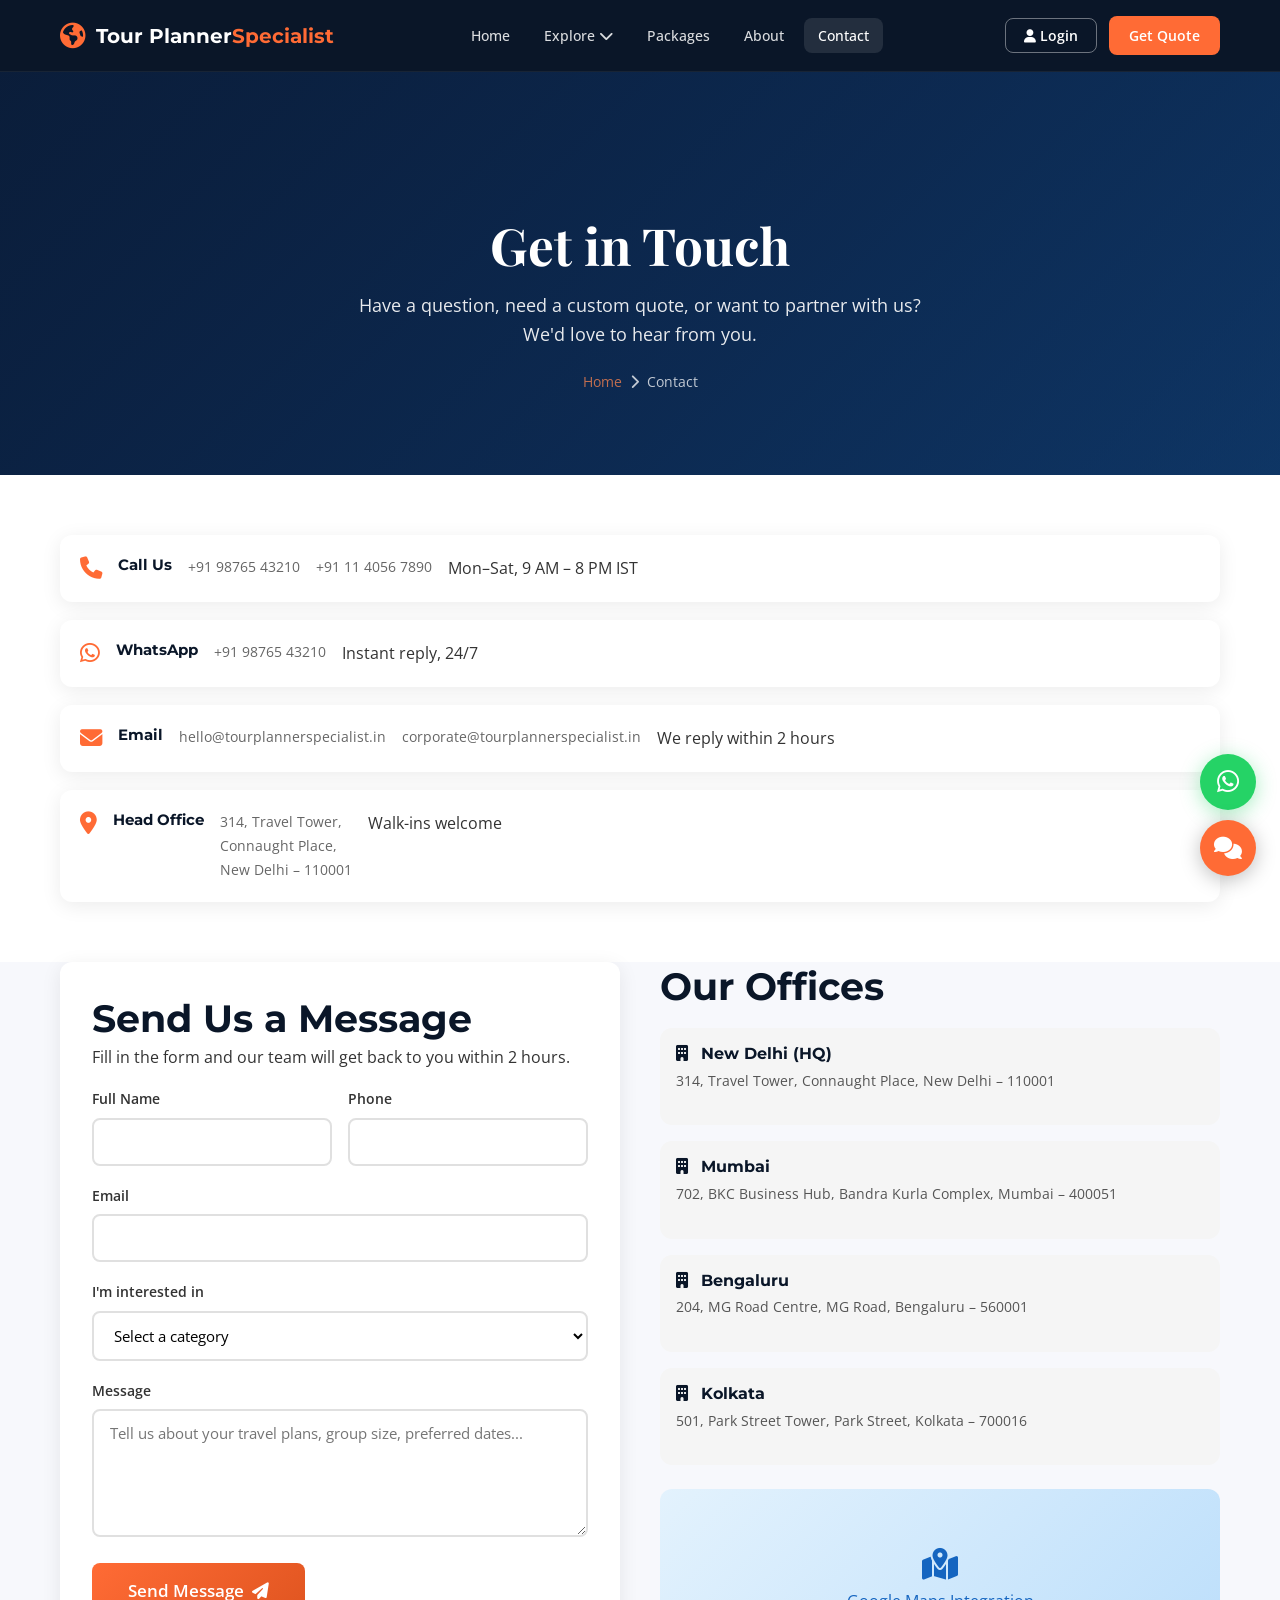
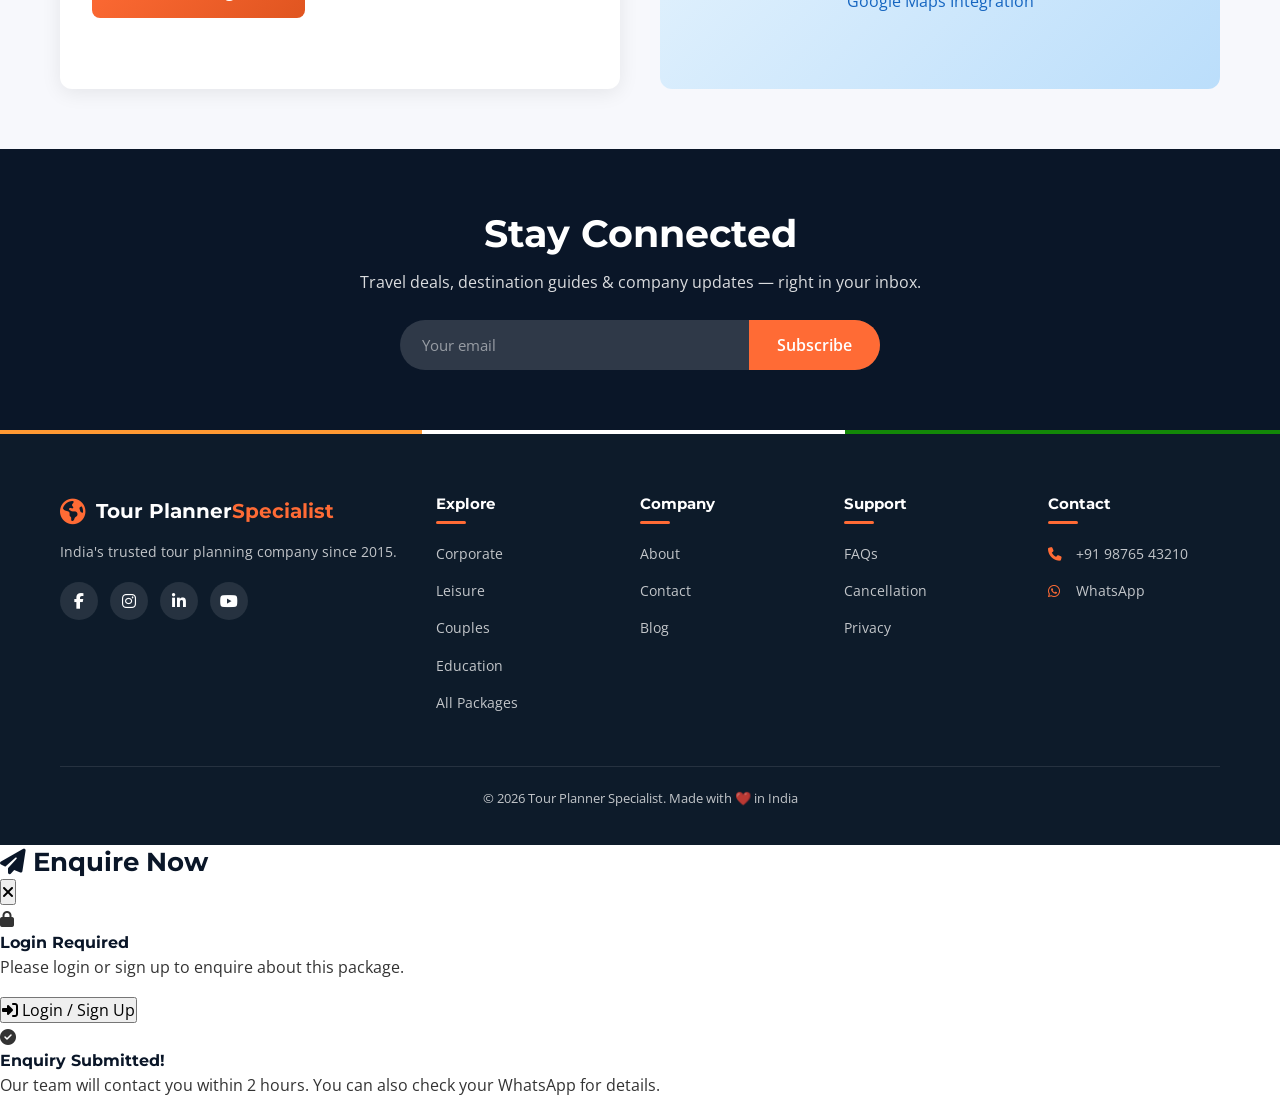
<file: contact.html>
<!DOCTYPE html>
<html lang="en">
<head>
    <meta charset="UTF-8">
    <meta name="viewport" content="width=device-width, initial-scale=1.0">
    <meta name="description" content="Contact Tour Planner Specialist — Get in touch for tour enquiries, quotes & support. Offices across India.">
    <title>Contact Us | Tour Planner Specialist</title>
    <link rel="preconnect" href="https://fonts.googleapis.com">
    <link href="https://fonts.googleapis.com/css2?family=Montserrat:wght@400;600;700;800&family=Open+Sans:wght@300;400;500;600&family=Playfair+Display:wght@400;600;700&display=swap" rel="stylesheet">
    <link rel="stylesheet" href="https://cdnjs.cloudflare.com/ajax/libs/font-awesome/6.5.1/css/all.min.css">
    <link rel="stylesheet" href="css/base.css">
    <link rel="stylesheet" href="css/navbar.css">
    <link rel="stylesheet" href="css/hero.css">
    <link rel="stylesheet" href="css/newsletter.css">
    <link rel="stylesheet" href="css/footer.css">
    <link rel="stylesheet" href="css/modal.css">
    <link rel="stylesheet" href="css/chat.css">
    <link rel="stylesheet" href="css/utilities.css">
</head>
<body>

    <!-- NAV -->
    <nav class="navbar" id="navbar"><div class="nav-container"><a href="index.html" class="nav-logo"><i class="fa-solid fa-earth-americas logo-icon"></i><span>Tour Planner<strong>Specialist</strong></span></a><ul class="nav-links" id="navLinks"><li><a href="index.html">Home</a></li><li class="dropdown"><a href="#">Explore <i class="fa-solid fa-chevron-down"></i></a><ul class="dropdown-menu"><li><a href="corporate.html"><i class="fa-solid fa-building"></i> Corporate</a></li><li><a href="leisure.html"><i class="fa-solid fa-umbrella-beach"></i> Leisure</a></li><li><a href="couples.html"><i class="fa-solid fa-heart"></i> Couples</a></li><li><a href="education.html"><i class="fa-solid fa-graduation-cap"></i> Educational</a></li></ul></li><li><a href="packages.html">Packages</a></li><li><a href="about.html">About</a></li><li><a href="contact.html" class="active">Contact</a></li></ul><div class="nav-actions"><button class="login-btn"><i class="fa-solid fa-user"></i> Login</button><a href="contact.html" class="nav-cta">Get Quote</a></div><button class="hamburger" id="hamburger" aria-label="Toggle menu"><span></span><span></span><span></span></button></div></nav>

    <!-- PAGE HERO -->
    <section class="page-hero" style="background-image: linear-gradient(135deg, #0d47a1, #1565c0);">
        <div class="container">
            <h1>Get in Touch</h1>
            <p>Have a question, need a custom quote, or want to partner with us? We'd love to hear from you.</p>
            <div class="breadcrumb"><a href="index.html">Home</a> <i class="fa-solid fa-chevron-right"></i> <span>Contact</span></div>
        </div>
    </section>

    <!-- CONTACT INFO CARDS -->
    <section style="padding:60px 0;">
        <div class="container">
            <div class="contact-info-cards">
                <div class="contact-card">
                    <i class="fa-solid fa-phone"></i>
                    <h4>Call Us</h4>
                    <p><a href="tel:+919876543210">+91 98765 43210</a></p>
                    <p><a href="tel:+911140567890">+91 11 4056 7890</a></p>
                    <span>Mon–Sat, 9 AM – 8 PM IST</span>
                </div>
                <div class="contact-card">
                    <i class="fa-brands fa-whatsapp"></i>
                    <h4>WhatsApp</h4>
                    <p><a href="https://wa.me/919876543210" target="_blank">+91 98765 43210</a></p>
                    <span>Instant reply, 24/7</span>
                </div>
                <div class="contact-card">
                    <i class="fa-solid fa-envelope"></i>
                    <h4>Email</h4>
                    <p><a href="mailto:hello@tourplannerspecialist.in">hello@tourplannerspecialist.in</a></p>
                    <p><a href="mailto:corporate@tourplannerspecialist.in">corporate@tourplannerspecialist.in</a></p>
                    <span>We reply within 2 hours</span>
                </div>
                <div class="contact-card">
                    <i class="fa-solid fa-location-dot"></i>
                    <h4>Head Office</h4>
                    <p>314, Travel Tower,<br>Connaught Place,<br>New Delhi – 110001</p>
                    <span>Walk-ins welcome</span>
                </div>
            </div>
        </div>
    </section>

    <!-- CONTACT FORM + MAP -->
    <section style="padding:0 0 60px;">
        <div class="container">
            <div class="contact-grid">
                <div class="contact-form-box">
                    <h2>Send Us a Message</h2>
                    <p>Fill in the form and our team will get back to you within 2 hours.</p>
                    <form id="contactForm">
                        <div class="form-row" style="display:grid; grid-template-columns:1fr 1fr; gap:16px;">
                            <div class="form-group"><label>Full Name</label><input type="text" required></div>
                            <div class="form-group"><label>Phone</label><input type="tel" required></div>
                        </div>
                        <div class="form-group"><label>Email</label><input type="email" required></div>
                        <div class="form-group">
                            <label>I'm interested in</label>
                            <select>
                                <option value="">Select a category</option>
                                <option>Corporate Tours</option>
                                <option>Leisure / Family Tours</option>
                                <option>Couples / Honeymoon</option>
                                <option>Educational Tours</option>
                                <option>Custom / Other</option>
                            </select>
                        </div>
                        <div class="form-group"><label>Message</label><textarea rows="5" placeholder="Tell us about your travel plans, group size, preferred dates..." required></textarea></div>
                        <button type="submit" class="btn btn-primary btn-lg">Send Message <i class="fa-solid fa-paper-plane"></i></button>
                    </form>
                </div>
                <div>
                    <h2>Our Offices</h2>
                    <div style="margin-top:16px;">
                        <div style="padding:16px; background:#f5f5f5; border-radius:12px; margin-bottom:16px;">
                            <h4><i class="fa-solid fa-building" style="margin-right:8px; color:var(--primary);"></i> New Delhi (HQ)</h4>
                            <p style="font-size:0.9rem; color:#555; margin-top:4px;">314, Travel Tower, Connaught Place, New Delhi – 110001</p>
                        </div>
                        <div style="padding:16px; background:#f5f5f5; border-radius:12px; margin-bottom:16px;">
                            <h4><i class="fa-solid fa-building" style="margin-right:8px; color:var(--primary);"></i> Mumbai</h4>
                            <p style="font-size:0.9rem; color:#555; margin-top:4px;">702, BKC Business Hub, Bandra Kurla Complex, Mumbai – 400051</p>
                        </div>
                        <div style="padding:16px; background:#f5f5f5; border-radius:12px; margin-bottom:16px;">
                            <h4><i class="fa-solid fa-building" style="margin-right:8px; color:var(--primary);"></i> Bengaluru</h4>
                            <p style="font-size:0.9rem; color:#555; margin-top:4px;">204, MG Road Centre, MG Road, Bengaluru – 560001</p>
                        </div>
                        <div style="padding:16px; background:#f5f5f5; border-radius:12px;">
                            <h4><i class="fa-solid fa-building" style="margin-right:8px; color:var(--primary);"></i> Kolkata</h4>
                            <p style="font-size:0.9rem; color:#555; margin-top:4px;">501, Park Street Tower, Park Street, Kolkata – 700016</p>
                        </div>
                    </div>
                    <!-- Map placeholder -->
                    <div style="margin-top:24px; background:linear-gradient(135deg, #e3f2fd, #bbdefb); border-radius:12px; height:200px; display:flex; align-items:center; justify-content:center; color:#1565c0;">
                        <div style="text-align:center;">
                            <i class="fa-solid fa-map-location-dot" style="font-size:2rem; margin-bottom:8px;"></i>
                            <p>Google Maps Integration</p>
                        </div>
                    </div>
                </div>
            </div>
        </div>
    </section>

    <!-- NEWSLETTER -->
    <section class="newsletter"><div class="container"><h2>Stay Connected</h2><p>Travel deals, destination guides & company updates — right in your inbox.</p><form class="newsletter-form" id="newsletterForm"><input type="email" placeholder="Your email" required><button type="submit">Subscribe</button></form></div></section>

    <!-- FOOTER -->
    <div class="tricolour-bar"></div>
    <footer class="footer"><div class="container"><div class="footer-grid"><div class="footer-brand"><a href="index.html" class="nav-logo" style="color:#fff;margin-bottom:8px;"><i class="fa-solid fa-earth-americas logo-icon"></i><span>Tour Planner<strong>Specialist</strong></span></a><p>India's trusted tour planning company since 2015.</p><div class="footer-social"><a href="#"><i class="fa-brands fa-facebook-f"></i></a><a href="#"><i class="fa-brands fa-instagram"></i></a><a href="#"><i class="fa-brands fa-linkedin-in"></i></a><a href="#"><i class="fa-brands fa-youtube"></i></a></div></div><div class="footer-col"><h4>Explore</h4><ul><li><a href="corporate.html">Corporate</a></li><li><a href="leisure.html">Leisure</a></li><li><a href="couples.html">Couples</a></li><li><a href="education.html">Education</a></li><li><a href="packages.html">All Packages</a></li></ul></div><div class="footer-col"><h4>Company</h4><ul><li><a href="about.html">About</a></li><li><a href="contact.html">Contact</a></li><li><a href="#">Blog</a></li></ul></div><div class="footer-col"><h4>Support</h4><ul><li><a href="#">FAQs</a></li><li><a href="#">Cancellation</a></li><li><a href="#">Privacy</a></li></ul></div><div class="footer-col"><h4>Contact</h4><ul><li><a href="tel:+919876543210"><i class="fa-solid fa-phone"></i> +91 98765 43210</a></li><li><a href="#"><i class="fa-brands fa-whatsapp"></i> WhatsApp</a></li></ul></div></div><div class="footer-bottom"><p>&copy; 2026 Tour Planner Specialist. Made with ❤️ in India</p></div></div></footer>

    <div class="modal-overlay" id="loginModal"><div class="modal-box"><button class="close-modal"><i class="fa-solid fa-xmark"></i></button><h2>Welcome Back</h2><form id="loginForm"><div class="form-group"><label>Email / Mobile</label><input type="text" id="loginEmail" required></div><div class="form-group"><label>Password</label><input type="password" id="loginPass" required></div><button type="submit" class="btn btn-primary btn-lg">Login</button></form></div></div>
    <div class="chat-widget"><button class="chat-toggle"><i class="fa-solid fa-comments"></i></button><div class="chat-window"><div class="chat-header"><h4><i class="fa-solid fa-headset"></i> Support</h4><button class="chat-minimize"><i class="fa-solid fa-minus"></i></button></div><div class="chat-messages"><div class="chat-msg bot">Namaste! 🙏 How can we help you today?</div></div><div class="chat-input"><input type="text" placeholder="Type a message..."><button class="chat-send"><i class="fa-solid fa-paper-plane"></i></button></div></div></div>
    <a href="https://wa.me/919876543210" target="_blank" class="whatsapp-float"><i class="fa-brands fa-whatsapp"></i></a>
    <button class="back-to-top"><i class="fa-solid fa-arrow-up"></i></button>
    <script type="module" src="js/app.js?v=5"></script>
</body>
</html>
</file>
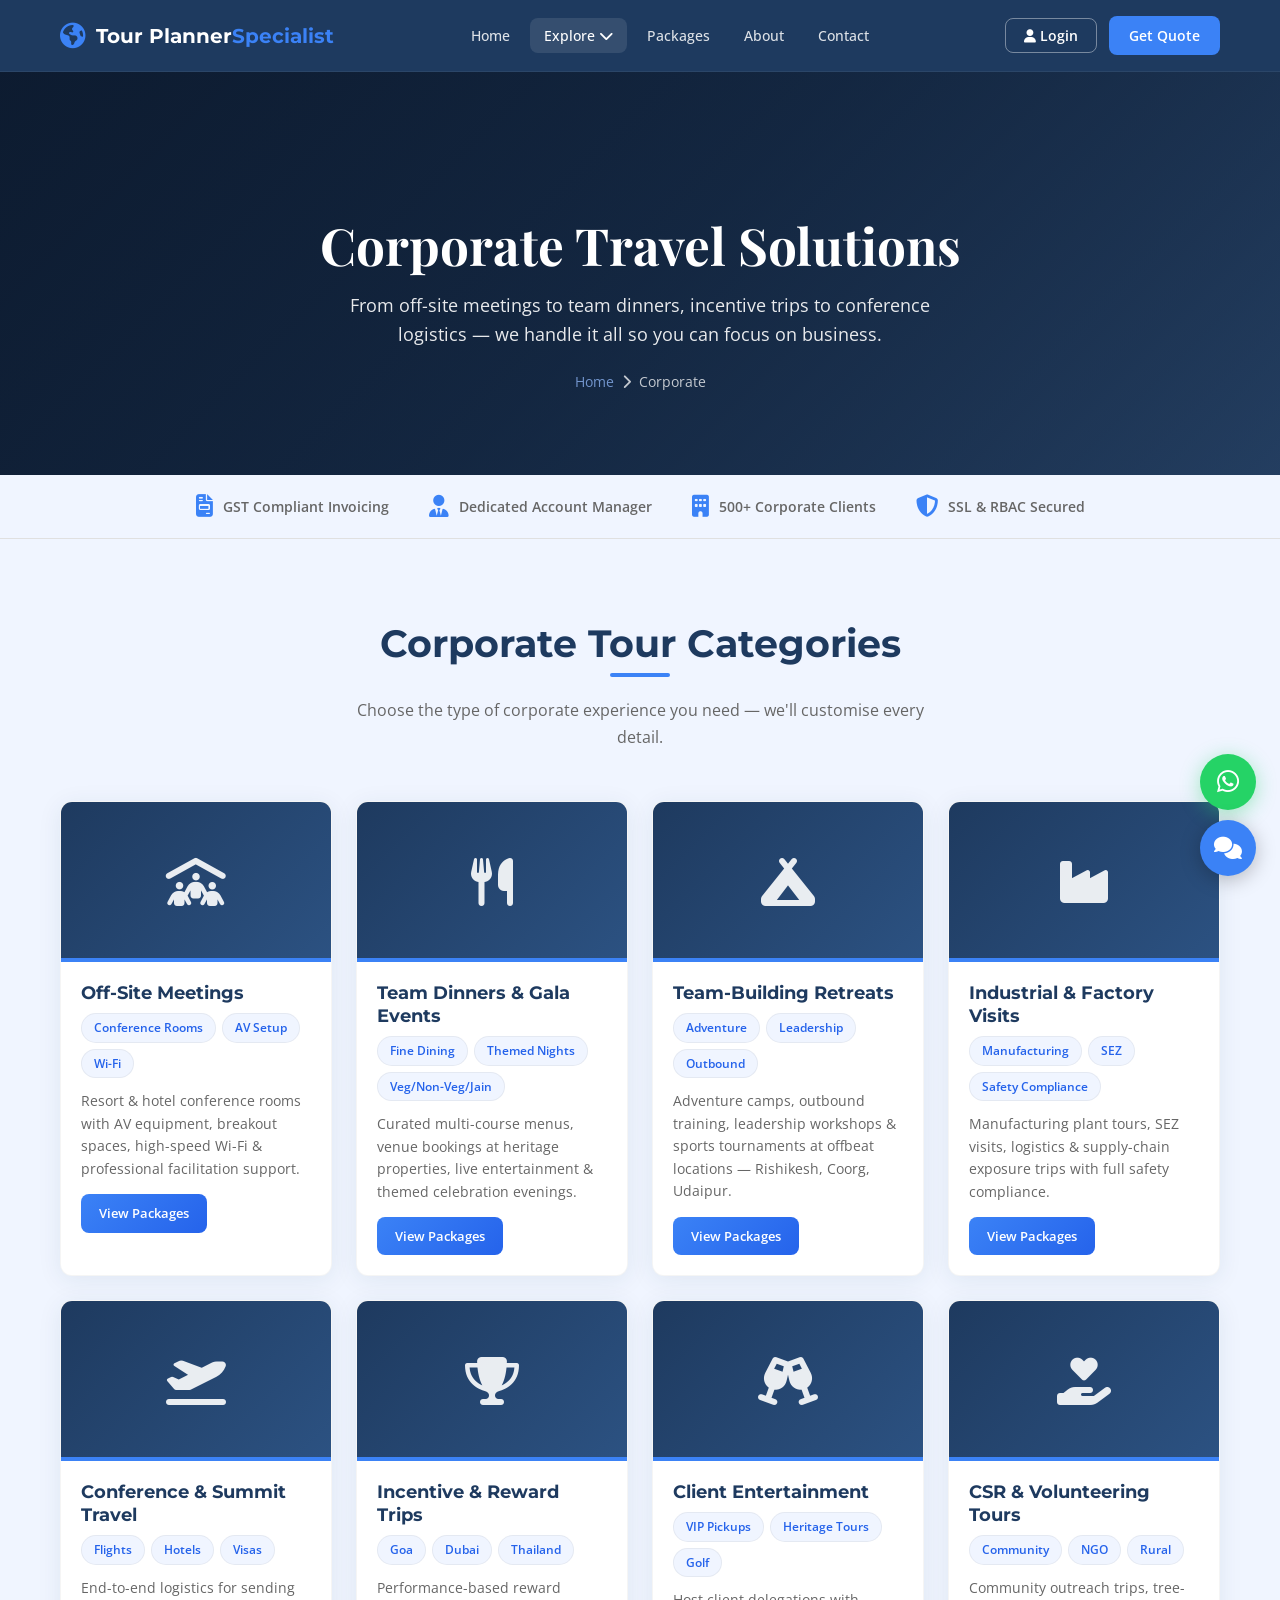
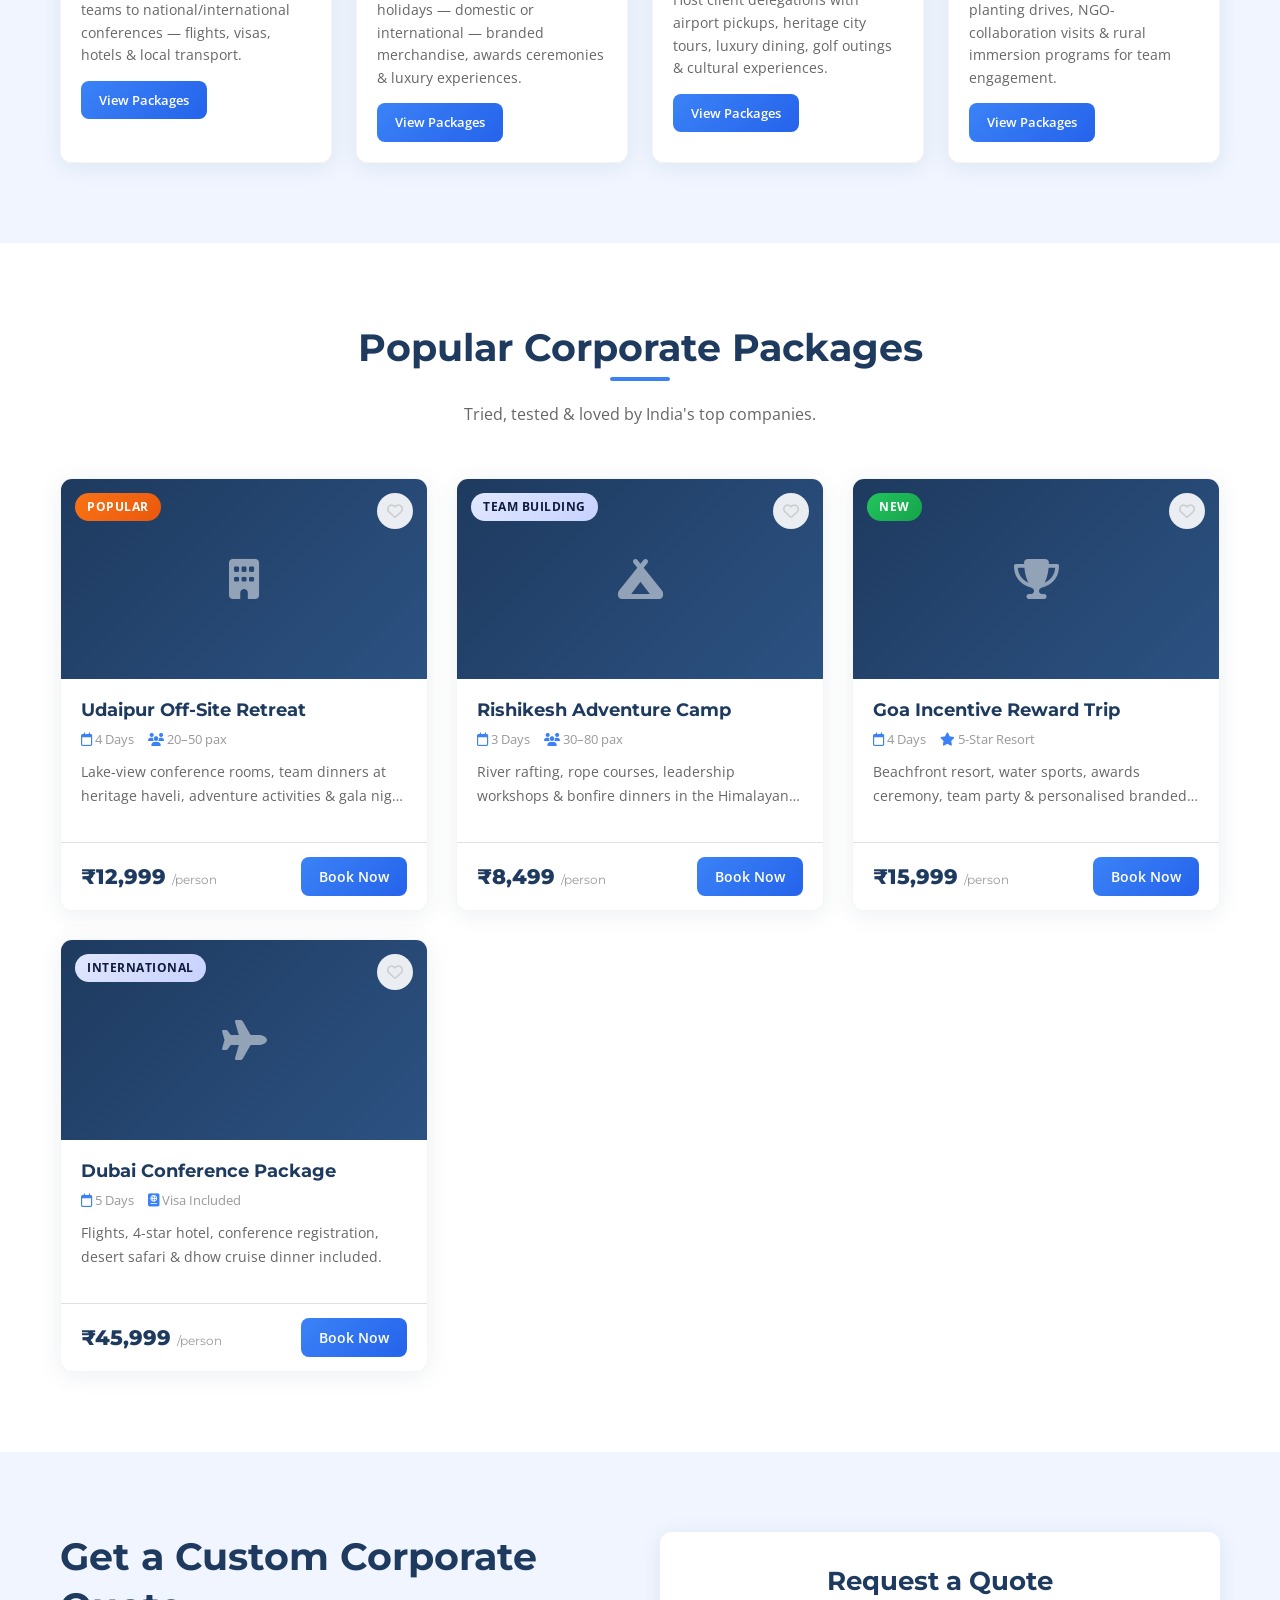
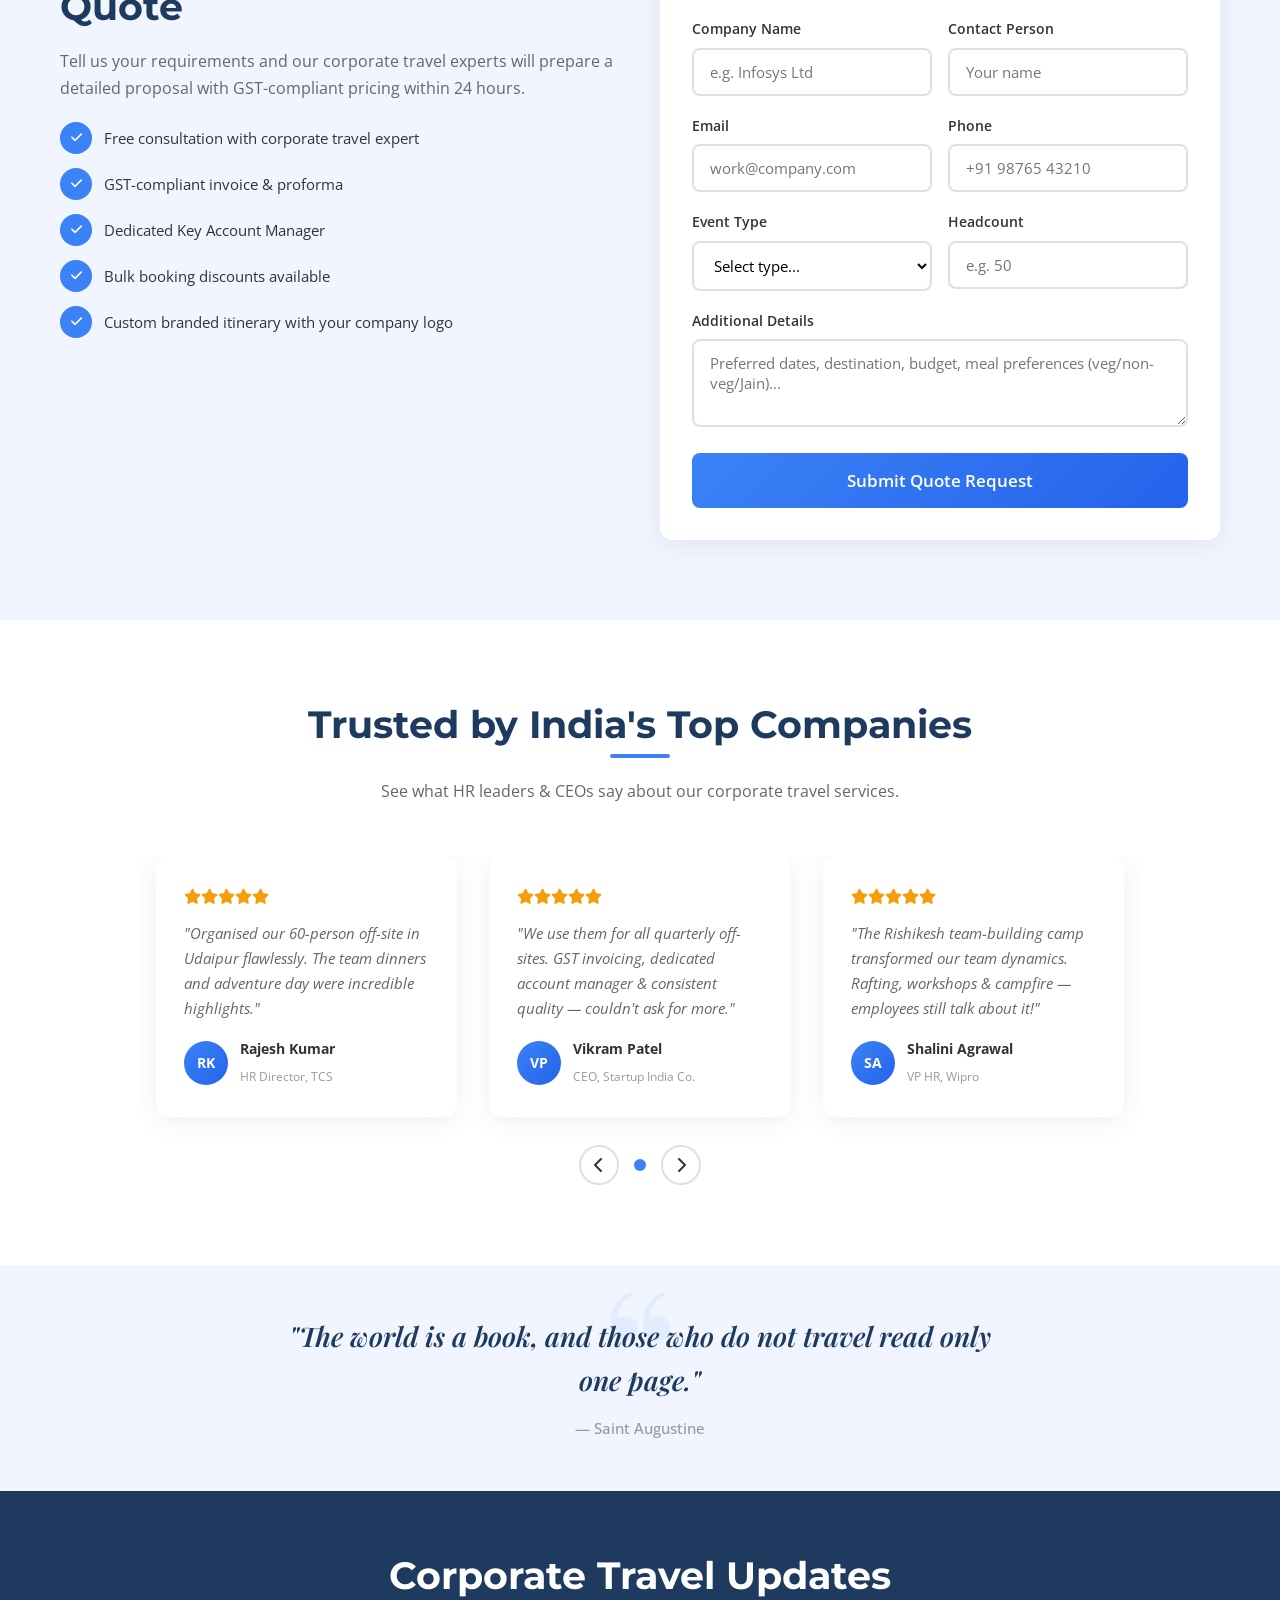
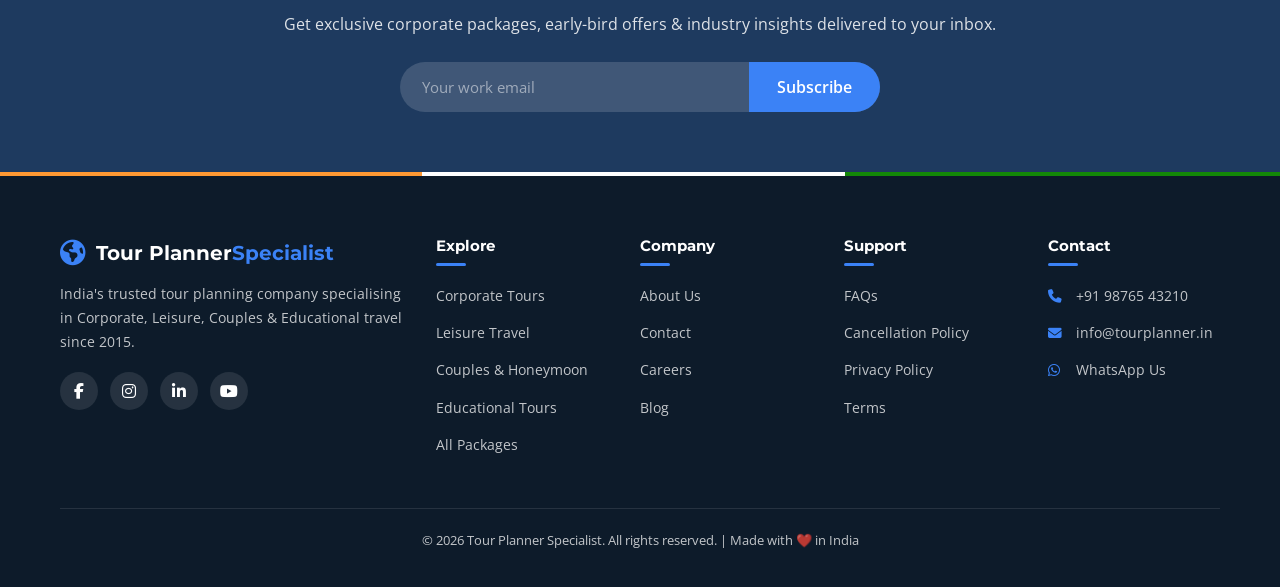
<file: corporate.html>
<!DOCTYPE html>
<html lang="en">
<head>
    <meta charset="UTF-8">
    <meta name="viewport" content="width=device-width, initial-scale=1.0">
    <meta name="description" content="Corporate Tours by Tour Planner Specialist — Off-site meetings, team dinners, retreats, conferences & incentive trips across India.">
    <title>Corporate Tours | Tour Planner Specialist</title>
    <link rel="preconnect" href="https://fonts.googleapis.com">
    <link href="https://fonts.googleapis.com/css2?family=Montserrat:wght@400;600;700;800&family=Open+Sans:wght@300;400;500;600&family=Playfair+Display:wght@400;600;700&display=swap" rel="stylesheet">
    <link rel="stylesheet" href="https://cdnjs.cloudflare.com/ajax/libs/font-awesome/6.5.1/css/all.min.css">
    <link rel="stylesheet" href="css/base.css">
    <link rel="stylesheet" href="css/navbar.css">
    <link rel="stylesheet" href="css/hero.css">
    <link rel="stylesheet" href="css/trust-bar.css">
    <link rel="stylesheet" href="css/categories.css">
    <link rel="stylesheet" href="css/packages.css">
    <link rel="stylesheet" href="css/services.css">
    <link rel="stylesheet" href="css/quote.css">
    <link rel="stylesheet" href="css/testimonials.css">
    <link rel="stylesheet" href="css/newsletter.css">
    <link rel="stylesheet" href="css/footer.css">
    <link rel="stylesheet" href="css/modal.css">
    <link rel="stylesheet" href="css/chat.css">
    <link rel="stylesheet" href="css/enquiry.css">
    <link rel="stylesheet" href="css/utilities.css">
</head>
<body data-theme="corporate">

    <!-- ===================== NAVIGATION ===================== -->
    <nav class="navbar" id="navbar">
        <div class="nav-container">
            <a href="index.html" class="nav-logo">
                <i class="fa-solid fa-earth-americas logo-icon"></i>
                <span>Tour Planner<strong>Specialist</strong></span>
            </a>
            <ul class="nav-links" id="navLinks">
                <li><a href="index.html">Home</a></li>
                <li class="dropdown">
                    <a href="#" class="active">Explore <i class="fa-solid fa-chevron-down"></i></a>
                    <ul class="dropdown-menu">
                        <li><a href="corporate.html" class="active"><i class="fa-solid fa-building"></i> Corporate</a></li>
                        <li><a href="leisure.html"><i class="fa-solid fa-umbrella-beach"></i> Leisure</a></li>
                        <li><a href="couples.html"><i class="fa-solid fa-heart"></i> Couples & Honeymoon</a></li>
                        <li><a href="education.html"><i class="fa-solid fa-graduation-cap"></i> Educational</a></li>
                    </ul>
                </li>
                <li><a href="packages.html">Packages</a></li>
                <li><a href="about.html">About</a></li>
                <li><a href="contact.html">Contact</a></li>
            </ul>
            <div class="nav-actions">
                <button class="login-btn"><i class="fa-solid fa-user"></i> Login</button>
                <a href="contact.html" class="nav-cta">Get Quote</a>
            </div>
            <button class="hamburger" id="hamburger" aria-label="Toggle menu">
                <span></span><span></span><span></span>
            </button>
        </div>
    </nav>

    <!-- ===================== PAGE HERO ===================== -->
    <section class="page-hero" style="background-image: linear-gradient(135deg, #1e3a5f, #2c5282, #4a7ab5);">
        <div class="container">
            <h1>Corporate Travel Solutions</h1>
            <p>From off-site meetings to team dinners, incentive trips to conference logistics — we handle it all so you can focus on business.</p>
            <div class="breadcrumb">
                <a href="index.html">Home</a> <i class="fa-solid fa-chevron-right"></i> <span>Corporate</span>
            </div>
        </div>
    </section>

    <!-- ===================== TRUST BAR ===================== -->
    <div class="trust-bar">
        <div class="container">
            <div class="trust-item"><i class="fa-solid fa-file-invoice"></i> GST Compliant Invoicing</div>
            <div class="trust-item"><i class="fa-solid fa-user-tie"></i> Dedicated Account Manager</div>
            <div class="trust-item"><i class="fa-solid fa-building"></i> 500+ Corporate Clients</div>
            <div class="trust-item"><i class="fa-solid fa-shield-halved"></i> SSL & RBAC Secured</div>
        </div>
    </div>

    <!-- ===================== SUB-CATEGORIES ===================== -->
    <section class="categories" id="categories">
        <div class="container">
            <div class="section-header">
                <h2>Corporate Tour Categories</h2>
                <p>Choose the type of corporate experience you need — we'll customise every detail.</p>
            </div>
            <div class="category-grid">
                <!-- 1 Off-Site Meetings -->
                <div class="category-card">
                    <div class="category-card-icon"><i class="fa-solid fa-people-roof"></i></div>
                    <div class="category-card-body">
                        <h3>Off-Site Meetings</h3>
                        <div class="cat-tags"><span class="cat-tag">Conference Rooms</span><span class="cat-tag">AV Setup</span><span class="cat-tag">Wi-Fi</span></div>
                        <p>Resort & hotel conference rooms with AV equipment, breakout spaces, high-speed Wi-Fi & professional facilitation support.</p>
                        <a href="packages.html" class="btn btn-primary btn-sm">View Packages</a>
                    </div>
                </div>
                <!-- 2 Team Dinners & Gala -->
                <div class="category-card">
                    <div class="category-card-icon"><i class="fa-solid fa-utensils"></i></div>
                    <div class="category-card-body">
                        <h3>Team Dinners & Gala Events</h3>
                        <div class="cat-tags"><span class="cat-tag">Fine Dining</span><span class="cat-tag">Themed Nights</span><span class="cat-tag">Veg/Non-Veg/Jain</span></div>
                        <p>Curated multi-course menus, venue bookings at heritage properties, live entertainment & themed celebration evenings.</p>
                        <a href="packages.html" class="btn btn-primary btn-sm">View Packages</a>
                    </div>
                </div>
                <!-- 3 Team-Building Retreats -->
                <div class="category-card">
                    <div class="category-card-icon"><i class="fa-solid fa-campground"></i></div>
                    <div class="category-card-body">
                        <h3>Team-Building Retreats</h3>
                        <div class="cat-tags"><span class="cat-tag">Adventure</span><span class="cat-tag">Leadership</span><span class="cat-tag">Outbound</span></div>
                        <p>Adventure camps, outbound training, leadership workshops & sports tournaments at offbeat locations — Rishikesh, Coorg, Udaipur.</p>
                        <a href="packages.html" class="btn btn-primary btn-sm">View Packages</a>
                    </div>
                </div>
                <!-- 4 Industrial & Factory Visits -->
                <div class="category-card">
                    <div class="category-card-icon"><i class="fa-solid fa-industry"></i></div>
                    <div class="category-card-body">
                        <h3>Industrial & Factory Visits</h3>
                        <div class="cat-tags"><span class="cat-tag">Manufacturing</span><span class="cat-tag">SEZ</span><span class="cat-tag">Safety Compliance</span></div>
                        <p>Manufacturing plant tours, SEZ visits, logistics & supply-chain exposure trips with full safety compliance.</p>
                        <a href="packages.html" class="btn btn-primary btn-sm">View Packages</a>
                    </div>
                </div>
                <!-- 5 Conference & Summit Travel -->
                <div class="category-card">
                    <div class="category-card-icon"><i class="fa-solid fa-plane-departure"></i></div>
                    <div class="category-card-body">
                        <h3>Conference & Summit Travel</h3>
                        <div class="cat-tags"><span class="cat-tag">Flights</span><span class="cat-tag">Hotels</span><span class="cat-tag">Visas</span></div>
                        <p>End-to-end logistics for sending teams to national/international conferences — flights, visas, hotels & local transport.</p>
                        <a href="packages.html" class="btn btn-primary btn-sm">View Packages</a>
                    </div>
                </div>
                <!-- 6 Incentive & Reward Trips -->
                <div class="category-card">
                    <div class="category-card-icon"><i class="fa-solid fa-trophy"></i></div>
                    <div class="category-card-body">
                        <h3>Incentive & Reward Trips</h3>
                        <div class="cat-tags"><span class="cat-tag">Goa</span><span class="cat-tag">Dubai</span><span class="cat-tag">Thailand</span></div>
                        <p>Performance-based reward holidays — domestic or international — branded merchandise, awards ceremonies & luxury experiences.</p>
                        <a href="packages.html" class="btn btn-primary btn-sm">View Packages</a>
                    </div>
                </div>
                <!-- 7 Client Entertainment -->
                <div class="category-card">
                    <div class="category-card-icon"><i class="fa-solid fa-champagne-glasses"></i></div>
                    <div class="category-card-body">
                        <h3>Client Entertainment</h3>
                        <div class="cat-tags"><span class="cat-tag">VIP Pickups</span><span class="cat-tag">Heritage Tours</span><span class="cat-tag">Golf</span></div>
                        <p>Host client delegations with airport pickups, heritage city tours, luxury dining, golf outings & cultural experiences.</p>
                        <a href="packages.html" class="btn btn-primary btn-sm">View Packages</a>
                    </div>
                </div>
                <!-- 8 CSR & Volunteering -->
                <div class="category-card">
                    <div class="category-card-icon"><i class="fa-solid fa-hand-holding-heart"></i></div>
                    <div class="category-card-body">
                        <h3>CSR & Volunteering Tours</h3>
                        <div class="cat-tags"><span class="cat-tag">Community</span><span class="cat-tag">NGO</span><span class="cat-tag">Rural</span></div>
                        <p>Community outreach trips, tree-planting drives, NGO-collaboration visits & rural immersion programs for team engagement.</p>
                        <a href="packages.html" class="btn btn-primary btn-sm">View Packages</a>
                    </div>
                </div>
            </div>
        </div>
    </section>

    <!-- ===================== FEATURED CORPORATE PACKAGES ===================== -->
    <section class="packages" id="packages">
        <div class="container">
            <div class="section-header">
                <h2>Popular Corporate Packages</h2>
                <p>Tried, tested & loved by India's top companies.</p>
            </div>
            <div class="packages-grid">
                <div class="package-card" data-category="corporate">
                    <div class="package-img">
                        <div class="package-img-placeholder"><i class="fa-solid fa-building"></i></div>
                        <span class="badge badge-popular package-badge">Popular</span>
                        <button class="wishlist-btn" aria-label="Wishlist"><i class="fa-regular fa-heart"></i></button>
                    </div>
                    <div class="package-body">
                        <h3>Udaipur Off-Site Retreat</h3>
                        <div class="package-meta">
                            <span><i class="fa-regular fa-calendar"></i> 4 Days</span>
                            <span><i class="fa-solid fa-users"></i> 20–50 pax</span>
                        </div>
                        <p>Lake-view conference rooms, team dinners at heritage haveli, adventure activities & gala night included.</p>
                    </div>
                    <div class="package-footer">
                        <div class="package-price">₹12,999 <span>/person</span></div>
                        <a href="#" class="btn btn-primary btn-sm">Book Now</a>
                    </div>
                </div>
                <div class="package-card" data-category="corporate">
                    <div class="package-img">
                        <div class="package-img-placeholder"><i class="fa-solid fa-campground"></i></div>
                        <span class="badge badge-corporate package-badge">Team Building</span>
                        <button class="wishlist-btn" aria-label="Wishlist"><i class="fa-regular fa-heart"></i></button>
                    </div>
                    <div class="package-body">
                        <h3>Rishikesh Adventure Camp</h3>
                        <div class="package-meta">
                            <span><i class="fa-regular fa-calendar"></i> 3 Days</span>
                            <span><i class="fa-solid fa-users"></i> 30–80 pax</span>
                        </div>
                        <p>River rafting, rope courses, leadership workshops & bonfire dinners in the Himalayan foothills.</p>
                    </div>
                    <div class="package-footer">
                        <div class="package-price">₹8,499 <span>/person</span></div>
                        <a href="#" class="btn btn-primary btn-sm">Book Now</a>
                    </div>
                </div>
                <div class="package-card" data-category="corporate">
                    <div class="package-img">
                        <div class="package-img-placeholder"><i class="fa-solid fa-trophy"></i></div>
                        <span class="badge badge-new package-badge">New</span>
                        <button class="wishlist-btn" aria-label="Wishlist"><i class="fa-regular fa-heart"></i></button>
                    </div>
                    <div class="package-body">
                        <h3>Goa Incentive Reward Trip</h3>
                        <div class="package-meta">
                            <span><i class="fa-regular fa-calendar"></i> 4 Days</span>
                            <span><i class="fa-solid fa-star"></i> 5-Star Resort</span>
                        </div>
                        <p>Beachfront resort, water sports, awards ceremony, team party & personalised branded merchandise.</p>
                    </div>
                    <div class="package-footer">
                        <div class="package-price">₹15,999 <span>/person</span></div>
                        <a href="#" class="btn btn-primary btn-sm">Book Now</a>
                    </div>
                </div>
                <div class="package-card" data-category="corporate">
                    <div class="package-img">
                        <div class="package-img-placeholder"><i class="fa-solid fa-plane"></i></div>
                        <span class="badge badge-corporate package-badge">International</span>
                        <button class="wishlist-btn" aria-label="Wishlist"><i class="fa-regular fa-heart"></i></button>
                    </div>
                    <div class="package-body">
                        <h3>Dubai Conference Package</h3>
                        <div class="package-meta">
                            <span><i class="fa-regular fa-calendar"></i> 5 Days</span>
                            <span><i class="fa-solid fa-passport"></i> Visa Included</span>
                        </div>
                        <p>Flights, 4-star hotel, conference registration, desert safari & dhow cruise dinner included.</p>
                    </div>
                    <div class="package-footer">
                        <div class="package-price">₹45,999 <span>/person</span></div>
                        <a href="#" class="btn btn-primary btn-sm">Book Now</a>
                    </div>
                </div>
            </div>
        </div>
    </section>

    <!-- ===================== CORPORATE QUOTE FORM ===================== -->
    <section class="quote-section" id="quote">
        <div class="container">
            <div class="quote-grid">
                <div class="quote-info">
                    <h2>Get a Custom Corporate Quote</h2>
                    <p>Tell us your requirements and our corporate travel experts will prepare a detailed proposal with GST-compliant pricing within 24 hours.</p>
                    <div class="quote-features">
                        <div class="quote-feature"><i class="fa-solid fa-check"></i> Free consultation with corporate travel expert</div>
                        <div class="quote-feature"><i class="fa-solid fa-check"></i> GST-compliant invoice & proforma</div>
                        <div class="quote-feature"><i class="fa-solid fa-check"></i> Dedicated Key Account Manager</div>
                        <div class="quote-feature"><i class="fa-solid fa-check"></i> Bulk booking discounts available</div>
                        <div class="quote-feature"><i class="fa-solid fa-check"></i> Custom branded itinerary with your company logo</div>
                    </div>
                </div>
                <div class="quote-form-box">
                    <h3>Request a Quote</h3>
                    <form id="quoteForm">
                        <div class="form-row">
                            <div class="form-group">
                                <label for="companyName">Company Name</label>
                                <input type="text" id="companyName" placeholder="e.g. Infosys Ltd" required>
                            </div>
                            <div class="form-group">
                                <label for="contactPerson">Contact Person</label>
                                <input type="text" id="contactPerson" placeholder="Your name" required>
                            </div>
                        </div>
                        <div class="form-row">
                            <div class="form-group">
                                <label for="email">Email</label>
                                <input type="email" id="email" placeholder="work@company.com" required>
                            </div>
                            <div class="form-group">
                                <label for="phone">Phone</label>
                                <input type="tel" id="phone" placeholder="+91 98765 43210" required>
                            </div>
                        </div>
                        <div class="form-row">
                            <div class="form-group">
                                <label for="eventType">Event Type</label>
                                <select id="eventType" required>
                                    <option value="">Select type...</option>
                                    <option>Off-Site Meeting</option>
                                    <option>Team Dinner / Gala</option>
                                    <option>Team-Building Retreat</option>
                                    <option>Industrial Visit</option>
                                    <option>Conference Travel</option>
                                    <option>Incentive Trip</option>
                                    <option>Client Entertainment</option>
                                    <option>CSR / Volunteering</option>
                                </select>
                            </div>
                            <div class="form-group">
                                <label for="headcount">Headcount</label>
                                <input type="number" id="headcount" placeholder="e.g. 50" min="5" required>
                            </div>
                        </div>
                        <div class="form-group">
                            <label for="details">Additional Details</label>
                            <textarea id="details" rows="3" placeholder="Preferred dates, destination, budget, meal preferences (veg/non-veg/Jain)..."></textarea>
                        </div>
                        <button type="submit" class="btn btn-primary btn-lg" style="width:100%; justify-content:center;">Submit Quote Request</button>
                    </form>
                </div>
            </div>
        </div>
    </section>

    <!-- ===================== TESTIMONIALS ===================== -->
    <section class="testimonials">
        <div class="container">
            <div class="section-header">
                <h2>Trusted by India's Top Companies</h2>
                <p>See what HR leaders & CEOs say about our corporate travel services.</p>
            </div>
            <div class="testimonial-slider">
                <div class="testimonial-track">
                    <div class="testimonial-card">
                        <div class="testimonial-inner">
                            <div class="testimonial-stars"><i class="fa-solid fa-star"></i><i class="fa-solid fa-star"></i><i class="fa-solid fa-star"></i><i class="fa-solid fa-star"></i><i class="fa-solid fa-star"></i></div>
                            <blockquote>"Organised our 60-person off-site in Udaipur flawlessly. The team dinners and adventure day were incredible highlights."</blockquote>
                            <div class="testimonial-author">
                                <div class="testimonial-avatar">RK</div>
                                <div class="testimonial-info"><strong>Rajesh Kumar</strong><span>HR Director, TCS</span></div>
                            </div>
                        </div>
                    </div>
                    <div class="testimonial-card">
                        <div class="testimonial-inner">
                            <div class="testimonial-stars"><i class="fa-solid fa-star"></i><i class="fa-solid fa-star"></i><i class="fa-solid fa-star"></i><i class="fa-solid fa-star"></i><i class="fa-solid fa-star"></i></div>
                            <blockquote>"We use them for all quarterly off-sites. GST invoicing, dedicated account manager & consistent quality — couldn't ask for more."</blockquote>
                            <div class="testimonial-author">
                                <div class="testimonial-avatar">VP</div>
                                <div class="testimonial-info"><strong>Vikram Patel</strong><span>CEO, Startup India Co.</span></div>
                            </div>
                        </div>
                    </div>
                    <div class="testimonial-card">
                        <div class="testimonial-inner">
                            <div class="testimonial-stars"><i class="fa-solid fa-star"></i><i class="fa-solid fa-star"></i><i class="fa-solid fa-star"></i><i class="fa-solid fa-star"></i><i class="fa-solid fa-star"></i></div>
                            <blockquote>"The Rishikesh team-building camp transformed our team dynamics. Rafting, workshops & campfire — employees still talk about it!"</blockquote>
                            <div class="testimonial-author">
                                <div class="testimonial-avatar">SA</div>
                                <div class="testimonial-info"><strong>Shalini Agrawal</strong><span>VP HR, Wipro</span></div>
                            </div>
                        </div>
                    </div>
                </div>
                <div class="testimonial-controls">
                    <button class="testimonial-prev" aria-label="Previous"><i class="fa-solid fa-chevron-left"></i></button>
                    <div class="testimonial-dots"></div>
                    <button class="testimonial-next" aria-label="Next"><i class="fa-solid fa-chevron-right"></i></button>
                </div>
            </div>
        </div>
    </section>

    <!-- ===================== INSPIRATIONAL QUOTE ===================== -->
    <section class="category-quote">
        <div class="container">
            <blockquote>"The world is a book, and those who do not travel read only one page."</blockquote>
            <cite>Saint Augustine</cite>
        </div>
    </section>

    <!-- ===================== NEWSLETTER ===================== -->
    <section class="newsletter">
        <div class="container">
            <h2>Corporate Travel Updates</h2>
            <p>Get exclusive corporate packages, early-bird offers & industry insights delivered to your inbox.</p>
            <form class="newsletter-form" id="newsletterForm">
                <input type="email" placeholder="Your work email" required>
                <button type="submit">Subscribe</button>
            </form>
        </div>
    </section>

    <!-- ===================== FOOTER ===================== -->
    <div class="tricolour-bar"></div>
    <footer class="footer">
        <div class="container">
            <div class="footer-grid">
                <div class="footer-brand">
                    <a href="index.html" class="nav-logo" style="color:#fff; margin-bottom:8px;">
                        <i class="fa-solid fa-earth-americas logo-icon"></i>
                        <span>Tour Planner<strong>Specialist</strong></span>
                    </a>
                    <p>India's trusted tour planning company specialising in Corporate, Leisure, Couples & Educational travel since 2015.</p>
                    <div class="footer-social">
                        <a href="#" aria-label="Facebook"><i class="fa-brands fa-facebook-f"></i></a>
                        <a href="#" aria-label="Instagram"><i class="fa-brands fa-instagram"></i></a>
                        <a href="#" aria-label="LinkedIn"><i class="fa-brands fa-linkedin-in"></i></a>
                        <a href="#" aria-label="YouTube"><i class="fa-brands fa-youtube"></i></a>
                    </div>
                </div>
                <div class="footer-col">
                    <h4>Explore</h4>
                    <ul>
                        <li><a href="corporate.html">Corporate Tours</a></li>
                        <li><a href="leisure.html">Leisure Travel</a></li>
                        <li><a href="couples.html">Couples & Honeymoon</a></li>
                        <li><a href="education.html">Educational Tours</a></li>
                        <li><a href="packages.html">All Packages</a></li>
                    </ul>
                </div>
                <div class="footer-col"><h4>Company</h4><ul><li><a href="about.html">About Us</a></li><li><a href="contact.html">Contact</a></li><li><a href="#">Careers</a></li><li><a href="#">Blog</a></li></ul></div>
                <div class="footer-col"><h4>Support</h4><ul><li><a href="#">FAQs</a></li><li><a href="#">Cancellation Policy</a></li><li><a href="#">Privacy Policy</a></li><li><a href="#">Terms</a></li></ul></div>
                <div class="footer-col"><h4>Contact</h4><ul><li><a href="tel:+919876543210"><i class="fa-solid fa-phone"></i> +91 98765 43210</a></li><li><a href="mailto:info@tourplannerspecialist.in"><i class="fa-solid fa-envelope"></i> info@tourplanner.in</a></li><li><a href="#"><i class="fa-brands fa-whatsapp"></i> WhatsApp Us</a></li></ul></div>
            </div>
            <div class="footer-bottom"><p>&copy; 2026 Tour Planner Specialist. All rights reserved. | Made with ❤️ in India</p></div>
        </div>
    </footer>

    <!-- Modal, Chat, WhatsApp, Back to Top -->
    <div class="modal-overlay" id="loginModal"><div class="modal-box"><button class="close-modal" aria-label="Close"><i class="fa-solid fa-xmark"></i></button><h2>Welcome Back</h2><form id="loginForm"><div class="form-group"><label for="loginEmail">Email / Mobile</label><input type="text" id="loginEmail" required></div><div class="form-group"><label for="loginPass">Password</label><input type="password" id="loginPass" required></div><button type="submit" class="btn btn-primary btn-lg">Login</button></form></div></div>
    <div class="chat-widget"><button class="chat-toggle" aria-label="Chat"><i class="fa-solid fa-comments"></i></button><div class="chat-window"><div class="chat-header"><h4><i class="fa-solid fa-headset"></i> Corporate Support</h4><button class="chat-minimize" aria-label="Minimize"><i class="fa-solid fa-minus"></i></button></div><div class="chat-messages"><div class="chat-msg bot">Namaste! 🙏 How can I help with your corporate travel needs?</div></div><div class="chat-input"><input type="text" placeholder="Type a message..."><button class="chat-send" aria-label="Send"><i class="fa-solid fa-paper-plane"></i></button></div></div></div>
    <a href="https://wa.me/91918823758" target="_blank" class="whatsapp-float" aria-label="WhatsApp"><i class="fa-brands fa-whatsapp"></i></a>
    <button class="back-to-top" aria-label="Back to top"><i class="fa-solid fa-arrow-up"></i></button>

    <script type="module" src="js/app.js?v=5"></script>
</body>
</html>
</file>
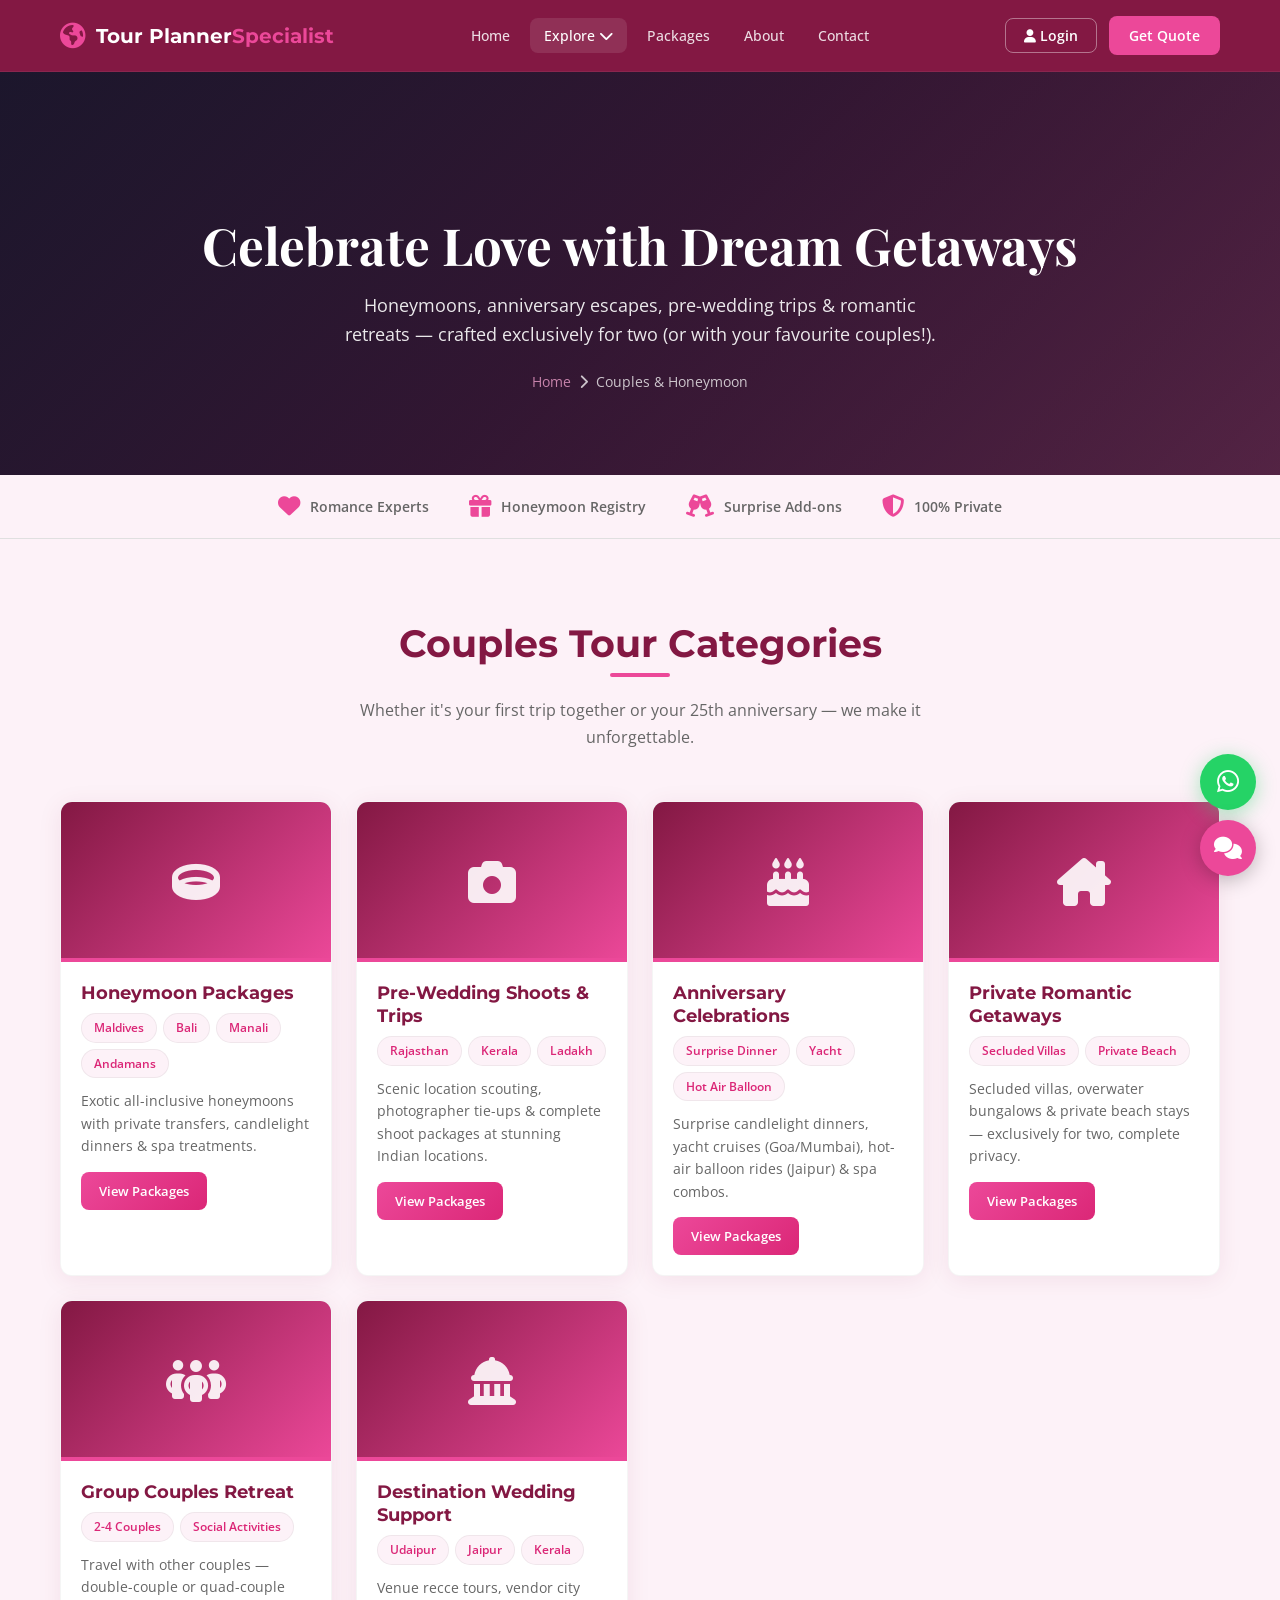
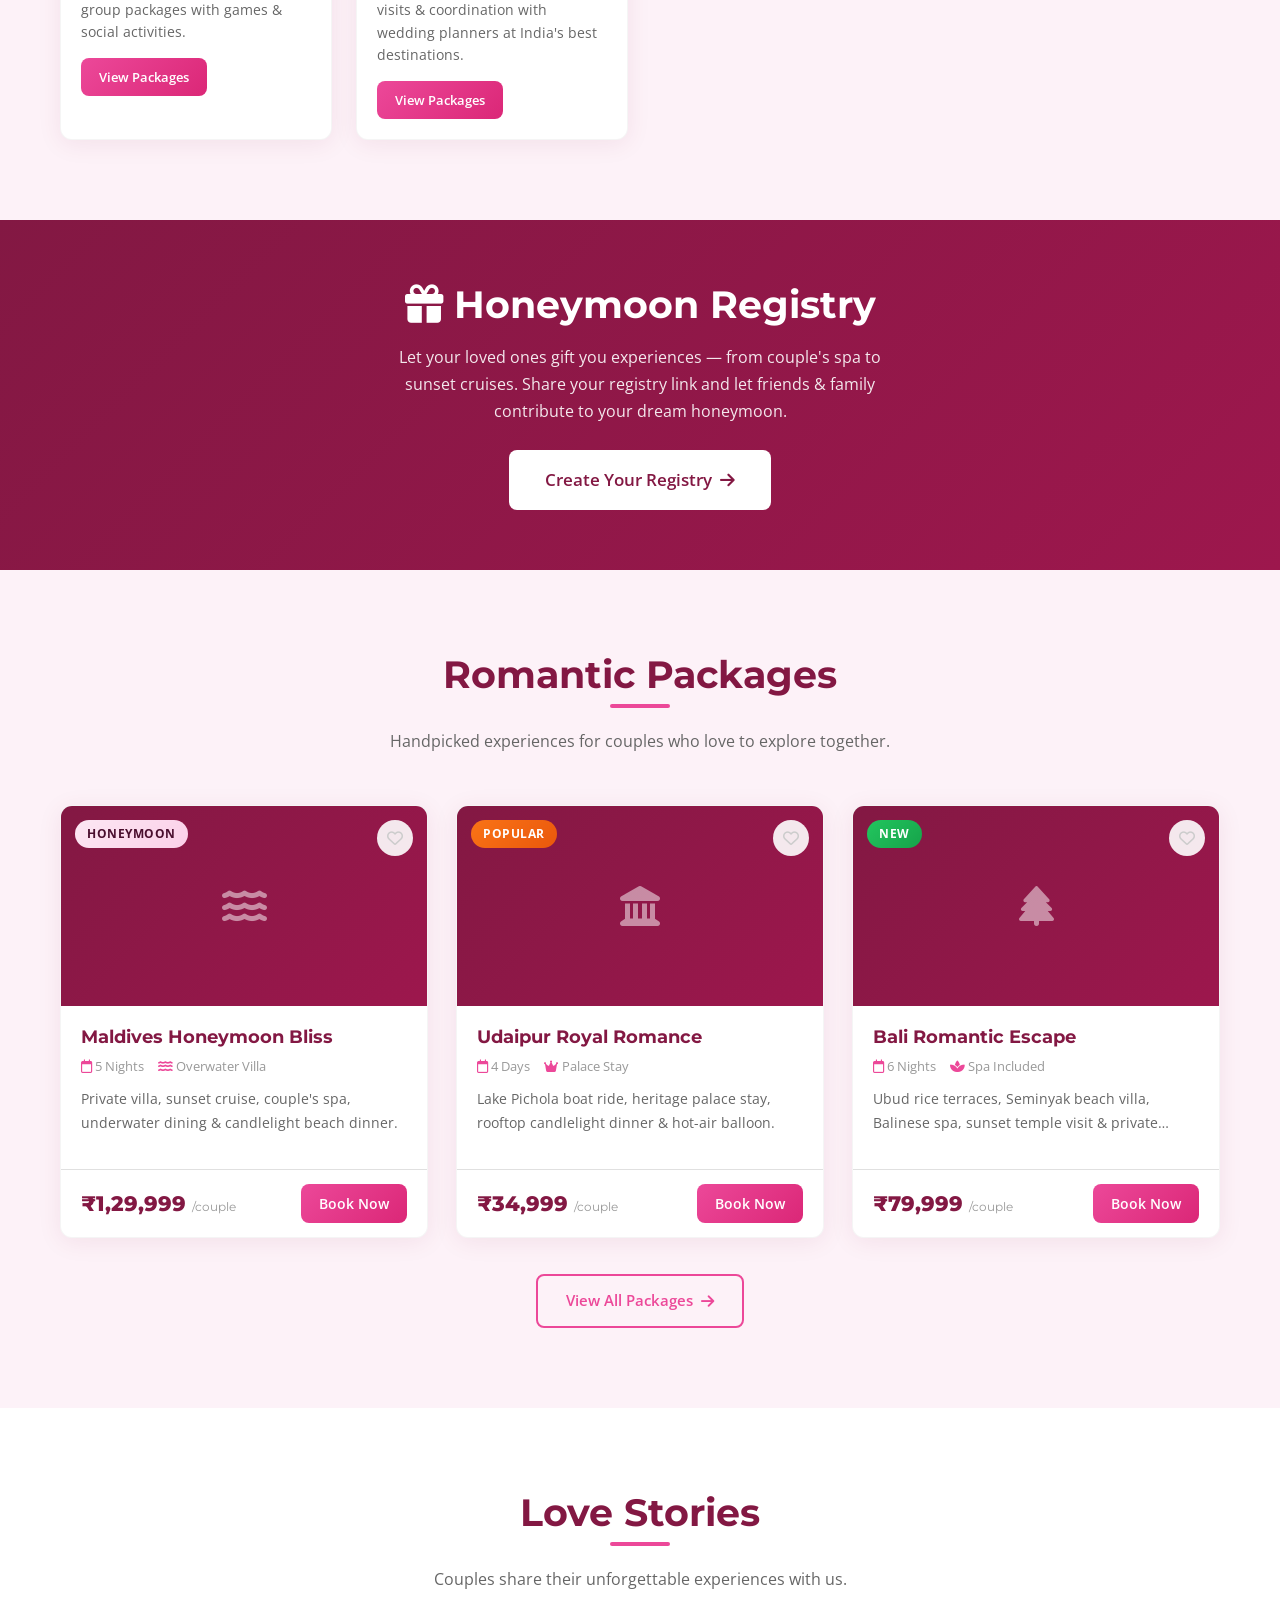
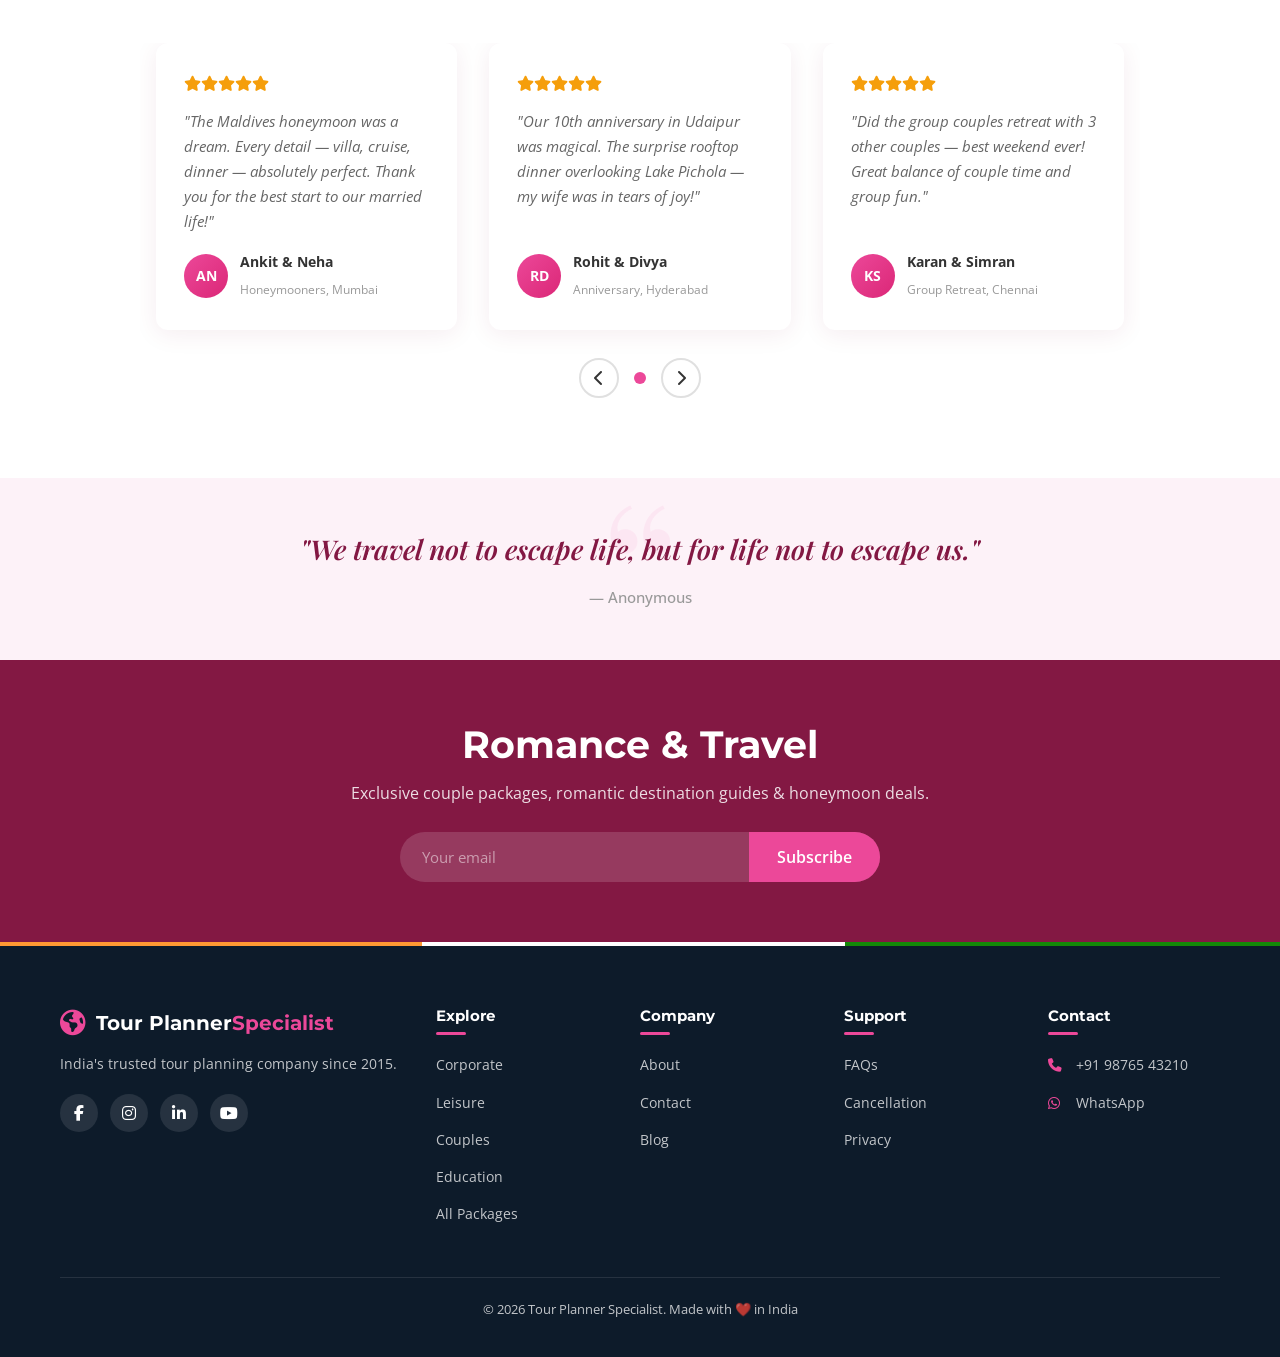
<file: couples.html>
<!DOCTYPE html>
<html lang="en">
<head>
    <meta charset="UTF-8">
    <meta name="viewport" content="width=device-width, initial-scale=1.0">
    <meta name="description" content="Couples & Honeymoon Tours — Romantic getaways, honeymoon packages, anniversary celebrations & destination wedding support across India.">
    <title>Couples & Honeymoon | Tour Planner Specialist</title>
    <link rel="preconnect" href="https://fonts.googleapis.com">
    <link href="https://fonts.googleapis.com/css2?family=Montserrat:wght@400;600;700;800&family=Open+Sans:wght@300;400;500;600&family=Playfair+Display:wght@400;600;700&display=swap" rel="stylesheet">
    <link rel="stylesheet" href="https://cdnjs.cloudflare.com/ajax/libs/font-awesome/6.5.1/css/all.min.css">
    <link rel="stylesheet" href="css/base.css">
    <link rel="stylesheet" href="css/navbar.css">
    <link rel="stylesheet" href="css/hero.css">
    <link rel="stylesheet" href="css/trust-bar.css">
    <link rel="stylesheet" href="css/categories.css">
    <link rel="stylesheet" href="css/packages.css">
    <link rel="stylesheet" href="css/testimonials.css">
    <link rel="stylesheet" href="css/newsletter.css">
    <link rel="stylesheet" href="css/footer.css">
    <link rel="stylesheet" href="css/modal.css">
    <link rel="stylesheet" href="css/chat.css">
    <link rel="stylesheet" href="css/enquiry.css">
    <link rel="stylesheet" href="css/utilities.css">
</head>
<body data-theme="couples">

    <!-- NAV -->
    <nav class="navbar" id="navbar"><div class="nav-container"><a href="index.html" class="nav-logo"><i class="fa-solid fa-earth-americas logo-icon"></i><span>Tour Planner<strong>Specialist</strong></span></a><ul class="nav-links" id="navLinks"><li><a href="index.html">Home</a></li><li class="dropdown"><a href="#" class="active">Explore <i class="fa-solid fa-chevron-down"></i></a><ul class="dropdown-menu"><li><a href="corporate.html"><i class="fa-solid fa-building"></i> Corporate</a></li><li><a href="leisure.html"><i class="fa-solid fa-umbrella-beach"></i> Leisure</a></li><li><a href="couples.html" class="active"><i class="fa-solid fa-heart"></i> Couples</a></li><li><a href="education.html"><i class="fa-solid fa-graduation-cap"></i> Educational</a></li></ul></li><li><a href="packages.html">Packages</a></li><li><a href="about.html">About</a></li><li><a href="contact.html">Contact</a></li></ul><div class="nav-actions"><button class="login-btn"><i class="fa-solid fa-user"></i> Login</button><a href="contact.html" class="nav-cta">Get Quote</a></div><button class="hamburger" id="hamburger" aria-label="Toggle menu"><span></span><span></span><span></span></button></div></nav>

    <!-- PAGE HERO -->
    <section class="page-hero" style="background-image: linear-gradient(135deg, #831843, #9d174d, #c2386e);">
        <div class="container">
            <h1>Celebrate Love with Dream Getaways</h1>
            <p>Honeymoons, anniversary escapes, pre-wedding trips & romantic retreats — crafted exclusively for two (or with your favourite couples!).</p>
            <div class="breadcrumb"><a href="index.html">Home</a> <i class="fa-solid fa-chevron-right"></i> <span>Couples & Honeymoon</span></div>
        </div>
    </section>

    <!-- TRUST BAR -->
    <div class="trust-bar"><div class="container"><div class="trust-item"><i class="fa-solid fa-heart"></i> Romance Experts</div><div class="trust-item"><i class="fa-solid fa-gift"></i> Honeymoon Registry</div><div class="trust-item"><i class="fa-solid fa-champagne-glasses"></i> Surprise Add-ons</div><div class="trust-item"><i class="fa-solid fa-shield-halved"></i> 100% Private</div></div></div>

    <!-- SUB-CATEGORIES -->
    <section class="categories" id="categories">
        <div class="container">
            <div class="section-header">
                <h2>Couples Tour Categories</h2>
                <p>Whether it's your first trip together or your 25th anniversary — we make it unforgettable.</p>
            </div>
            <div class="category-grid">
                <div class="category-card">
                    <div class="category-card-icon" style="background: linear-gradient(135deg, #831843, #ec4899);"><i class="fa-solid fa-ring"></i></div>
                    <div class="category-card-body">
                        <h3>Honeymoon Packages</h3>
                        <div class="cat-tags"><span class="cat-tag">Maldives</span><span class="cat-tag">Bali</span><span class="cat-tag">Manali</span><span class="cat-tag">Andamans</span></div>
                        <p>Exotic all-inclusive honeymoons with private transfers, candlelight dinners & spa treatments.</p>
                        <a href="packages.html" class="btn btn-primary btn-sm">View Packages</a>
                    </div>
                </div>
                <div class="category-card">
                    <div class="category-card-icon" style="background: linear-gradient(135deg, #831843, #ec4899);"><i class="fa-solid fa-camera"></i></div>
                    <div class="category-card-body">
                        <h3>Pre-Wedding Shoots & Trips</h3>
                        <div class="cat-tags"><span class="cat-tag">Rajasthan</span><span class="cat-tag">Kerala</span><span class="cat-tag">Ladakh</span></div>
                        <p>Scenic location scouting, photographer tie-ups & complete shoot packages at stunning Indian locations.</p>
                        <a href="packages.html" class="btn btn-primary btn-sm">View Packages</a>
                    </div>
                </div>
                <div class="category-card">
                    <div class="category-card-icon" style="background: linear-gradient(135deg, #831843, #ec4899);"><i class="fa-solid fa-cake-candles"></i></div>
                    <div class="category-card-body">
                        <h3>Anniversary Celebrations</h3>
                        <div class="cat-tags"><span class="cat-tag">Surprise Dinner</span><span class="cat-tag">Yacht</span><span class="cat-tag">Hot Air Balloon</span></div>
                        <p>Surprise candlelight dinners, yacht cruises (Goa/Mumbai), hot-air balloon rides (Jaipur) & spa combos.</p>
                        <a href="packages.html" class="btn btn-primary btn-sm">View Packages</a>
                    </div>
                </div>
                <div class="category-card">
                    <div class="category-card-icon" style="background: linear-gradient(135deg, #831843, #ec4899);"><i class="fa-solid fa-house-chimney"></i></div>
                    <div class="category-card-body">
                        <h3>Private Romantic Getaways</h3>
                        <div class="cat-tags"><span class="cat-tag">Secluded Villas</span><span class="cat-tag">Private Beach</span></div>
                        <p>Secluded villas, overwater bungalows & private beach stays — exclusively for two, complete privacy.</p>
                        <a href="packages.html" class="btn btn-primary btn-sm">View Packages</a>
                    </div>
                </div>
                <div class="category-card">
                    <div class="category-card-icon" style="background: linear-gradient(135deg, #831843, #ec4899);"><i class="fa-solid fa-people-group"></i></div>
                    <div class="category-card-body">
                        <h3>Group Couples Retreat</h3>
                        <div class="cat-tags"><span class="cat-tag">2-4 Couples</span><span class="cat-tag">Social Activities</span></div>
                        <p>Travel with other couples — double-couple or quad-couple group packages with games & social activities.</p>
                        <a href="packages.html" class="btn btn-primary btn-sm">View Packages</a>
                    </div>
                </div>
                <div class="category-card">
                    <div class="category-card-icon" style="background: linear-gradient(135deg, #831843, #ec4899);"><i class="fa-solid fa-landmark-dome"></i></div>
                    <div class="category-card-body">
                        <h3>Destination Wedding Support</h3>
                        <div class="cat-tags"><span class="cat-tag">Udaipur</span><span class="cat-tag">Jaipur</span><span class="cat-tag">Kerala</span></div>
                        <p>Venue recce tours, vendor city visits & coordination with wedding planners at India's best destinations.</p>
                        <a href="packages.html" class="btn btn-primary btn-sm">View Packages</a>
                    </div>
                </div>
            </div>
        </div>
    </section>

    <!-- HONEYMOON REGISTRY CTA -->
    <section class="registry-cta">
        <div class="container">
            <h2><i class="fa-solid fa-gift"></i> Honeymoon Registry</h2>
            <p>Let your loved ones gift you experiences — from couple's spa to sunset cruises. Share your registry link and let friends & family contribute to your dream honeymoon.</p>
            <a href="contact.html" class="btn btn-white btn-lg">Create Your Registry <i class="fa-solid fa-arrow-right"></i></a>
        </div>
    </section>

    <!-- FEATURED PACKAGES -->
    <section class="packages">
        <div class="container">
            <div class="section-header"><h2>Romantic Packages</h2><p>Handpicked experiences for couples who love to explore together.</p></div>
            <div class="packages-grid">
                <div class="package-card" data-category="couples"><div class="package-img"><div class="package-img-placeholder"><i class="fa-solid fa-water"></i></div><span class="badge badge-couples package-badge">Honeymoon</span><button class="wishlist-btn"><i class="fa-regular fa-heart"></i></button></div><div class="package-body"><h3>Maldives Honeymoon Bliss</h3><div class="package-meta"><span><i class="fa-regular fa-calendar"></i> 5 Nights</span><span><i class="fa-solid fa-water"></i> Overwater Villa</span></div><p>Private villa, sunset cruise, couple's spa, underwater dining & candlelight beach dinner.</p></div><div class="package-footer"><div class="package-price">₹1,29,999 <span>/couple</span></div><a href="#" class="btn btn-primary btn-sm">Book Now</a></div></div>
                <div class="package-card" data-category="couples"><div class="package-img"><div class="package-img-placeholder"><i class="fa-solid fa-landmark"></i></div><span class="badge badge-popular package-badge">Popular</span><button class="wishlist-btn"><i class="fa-regular fa-heart"></i></button></div><div class="package-body"><h3>Udaipur Royal Romance</h3><div class="package-meta"><span><i class="fa-regular fa-calendar"></i> 4 Days</span><span><i class="fa-solid fa-crown"></i> Palace Stay</span></div><p>Lake Pichola boat ride, heritage palace stay, rooftop candlelight dinner & hot-air balloon.</p></div><div class="package-footer"><div class="package-price">₹34,999 <span>/couple</span></div><a href="#" class="btn btn-primary btn-sm">Book Now</a></div></div>
                <div class="package-card" data-category="couples"><div class="package-img"><div class="package-img-placeholder"><i class="fa-solid fa-tree"></i></div><span class="badge badge-new package-badge">New</span><button class="wishlist-btn"><i class="fa-regular fa-heart"></i></button></div><div class="package-body"><h3>Bali Romantic Escape</h3><div class="package-meta"><span><i class="fa-regular fa-calendar"></i> 6 Nights</span><span><i class="fa-solid fa-spa"></i> Spa Included</span></div><p>Ubud rice terraces, Seminyak beach villa, Balinese spa, sunset temple visit & private dinner.</p></div><div class="package-footer"><div class="package-price">₹79,999 <span>/couple</span></div><a href="#" class="btn btn-primary btn-sm">Book Now</a></div></div>
            </div>
            <div style="text-align:center; margin-top:36px;"><a href="packages.html" class="btn btn-outline">View All Packages <i class="fa-solid fa-arrow-right"></i></a></div>
        </div>
    </section>

    <!-- TESTIMONIALS -->
    <section class="testimonials">
        <div class="container">
            <div class="section-header"><h2>Love Stories</h2><p>Couples share their unforgettable experiences with us.</p></div>
            <div class="testimonial-slider"><div class="testimonial-track">
                <div class="testimonial-card"><div class="testimonial-inner"><div class="testimonial-stars"><i class="fa-solid fa-star"></i><i class="fa-solid fa-star"></i><i class="fa-solid fa-star"></i><i class="fa-solid fa-star"></i><i class="fa-solid fa-star"></i></div><blockquote>"The Maldives honeymoon was a dream. Every detail — villa, cruise, dinner — absolutely perfect. Thank you for the best start to our married life!"</blockquote><div class="testimonial-author"><div class="testimonial-avatar">AN</div><div class="testimonial-info"><strong>Ankit & Neha</strong><span>Honeymooners, Mumbai</span></div></div></div></div>
                <div class="testimonial-card"><div class="testimonial-inner"><div class="testimonial-stars"><i class="fa-solid fa-star"></i><i class="fa-solid fa-star"></i><i class="fa-solid fa-star"></i><i class="fa-solid fa-star"></i><i class="fa-solid fa-star"></i></div><blockquote>"Our 10th anniversary in Udaipur was magical. The surprise rooftop dinner overlooking Lake Pichola — my wife was in tears of joy!"</blockquote><div class="testimonial-author"><div class="testimonial-avatar">RD</div><div class="testimonial-info"><strong>Rohit & Divya</strong><span>Anniversary, Hyderabad</span></div></div></div></div>
                <div class="testimonial-card"><div class="testimonial-inner"><div class="testimonial-stars"><i class="fa-solid fa-star"></i><i class="fa-solid fa-star"></i><i class="fa-solid fa-star"></i><i class="fa-solid fa-star"></i><i class="fa-solid fa-star"></i></div><blockquote>"Did the group couples retreat with 3 other couples — best weekend ever! Great balance of couple time and group fun."</blockquote><div class="testimonial-author"><div class="testimonial-avatar">KS</div><div class="testimonial-info"><strong>Karan & Simran</strong><span>Group Retreat, Chennai</span></div></div></div></div>
            </div><div class="testimonial-controls"><button class="testimonial-prev"><i class="fa-solid fa-chevron-left"></i></button><div class="testimonial-dots"></div><button class="testimonial-next"><i class="fa-solid fa-chevron-right"></i></button></div></div>
        </div>
    </section>

    <!-- ===================== INSPIRATIONAL QUOTE ===================== -->
    <section class="category-quote">
        <div class="container">
            <blockquote>"We travel not to escape life, but for life not to escape us."</blockquote>
            <cite>Anonymous</cite>
        </div>
    </section>

    <!-- NEWSLETTER -->
    <section class="newsletter"><div class="container"><h2>Romance & Travel</h2><p>Exclusive couple packages, romantic destination guides & honeymoon deals.</p><form class="newsletter-form" id="newsletterForm"><input type="email" placeholder="Your email" required><button type="submit">Subscribe</button></form></div></section>

    <!-- FOOTER -->
    <div class="tricolour-bar"></div>
    <footer class="footer"><div class="container"><div class="footer-grid"><div class="footer-brand"><a href="index.html" class="nav-logo" style="color:#fff;margin-bottom:8px;"><i class="fa-solid fa-earth-americas logo-icon"></i><span>Tour Planner<strong>Specialist</strong></span></a><p>India's trusted tour planning company since 2015.</p><div class="footer-social"><a href="#"><i class="fa-brands fa-facebook-f"></i></a><a href="#"><i class="fa-brands fa-instagram"></i></a><a href="#"><i class="fa-brands fa-linkedin-in"></i></a><a href="#"><i class="fa-brands fa-youtube"></i></a></div></div><div class="footer-col"><h4>Explore</h4><ul><li><a href="corporate.html">Corporate</a></li><li><a href="leisure.html">Leisure</a></li><li><a href="couples.html">Couples</a></li><li><a href="education.html">Education</a></li><li><a href="packages.html">All Packages</a></li></ul></div><div class="footer-col"><h4>Company</h4><ul><li><a href="about.html">About</a></li><li><a href="contact.html">Contact</a></li><li><a href="#">Blog</a></li></ul></div><div class="footer-col"><h4>Support</h4><ul><li><a href="#">FAQs</a></li><li><a href="#">Cancellation</a></li><li><a href="#">Privacy</a></li></ul></div><div class="footer-col"><h4>Contact</h4><ul><li><a href="tel:+919876543210"><i class="fa-solid fa-phone"></i> +91 98765 43210</a></li><li><a href="#"><i class="fa-brands fa-whatsapp"></i> WhatsApp</a></li></ul></div></div><div class="footer-bottom"><p>&copy; 2026 Tour Planner Specialist. Made with ❤️ in India</p></div></div></footer>

    <div class="modal-overlay" id="loginModal"><div class="modal-box"><button class="close-modal"><i class="fa-solid fa-xmark"></i></button><h2>Welcome Back</h2><form id="loginForm"><div class="form-group"><label>Email / Mobile</label><input type="text" id="loginEmail" required></div><div class="form-group"><label>Password</label><input type="password" id="loginPass" required></div><button type="submit" class="btn btn-primary btn-lg">Login</button></form></div></div>
    <div class="chat-widget"><button class="chat-toggle"><i class="fa-solid fa-comments"></i></button><div class="chat-window"><div class="chat-header"><h4><i class="fa-solid fa-headset"></i> Romance Support</h4><button class="chat-minimize"><i class="fa-solid fa-minus"></i></button></div><div class="chat-messages"><div class="chat-msg bot">Namaste! 🙏 Planning something special for your partner?</div></div><div class="chat-input"><input type="text" placeholder="Type a message..."><button class="chat-send"><i class="fa-solid fa-paper-plane"></i></button></div></div></div>
    <a href="https://wa.me/919876543210" target="_blank" class="whatsapp-float"><i class="fa-brands fa-whatsapp"></i></a>
    <button class="back-to-top"><i class="fa-solid fa-arrow-up"></i></button>
    <script type="module" src="js/app.js?v=5"></script>
</body>
</html>
</file>
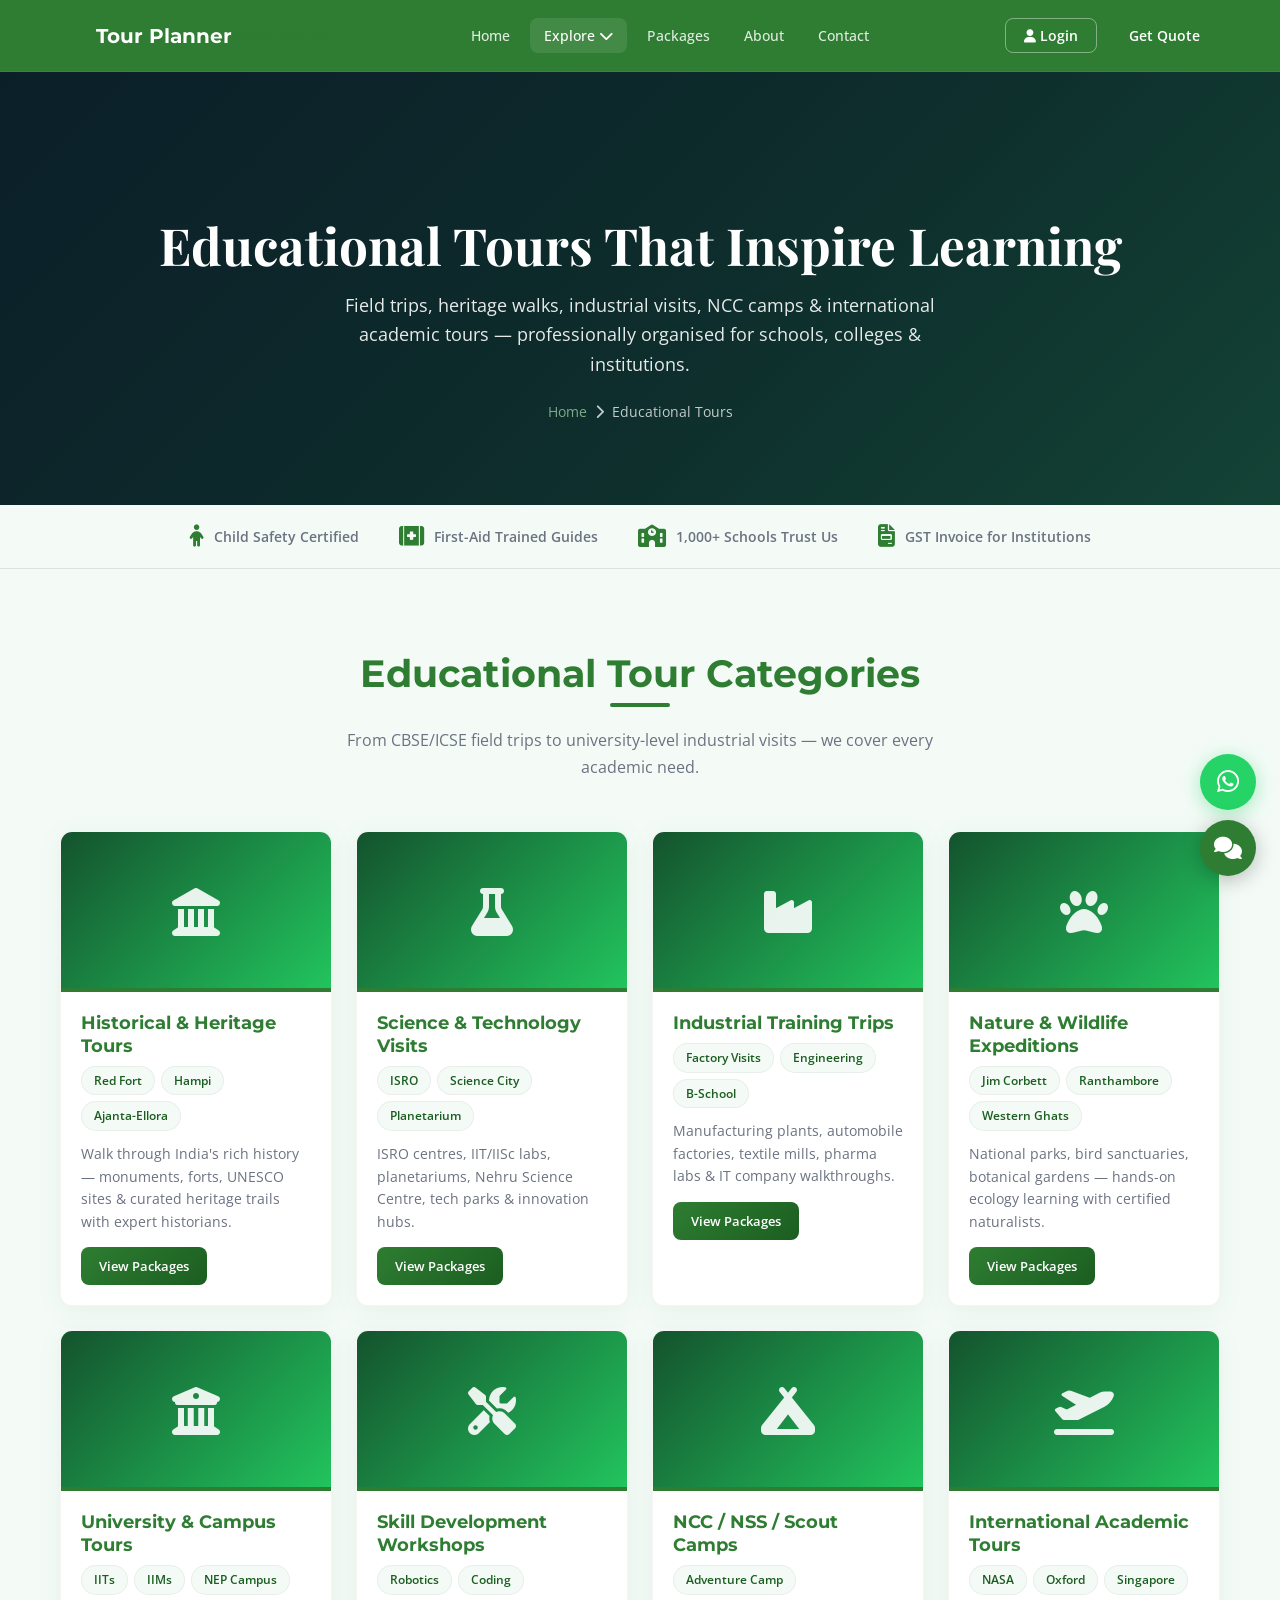
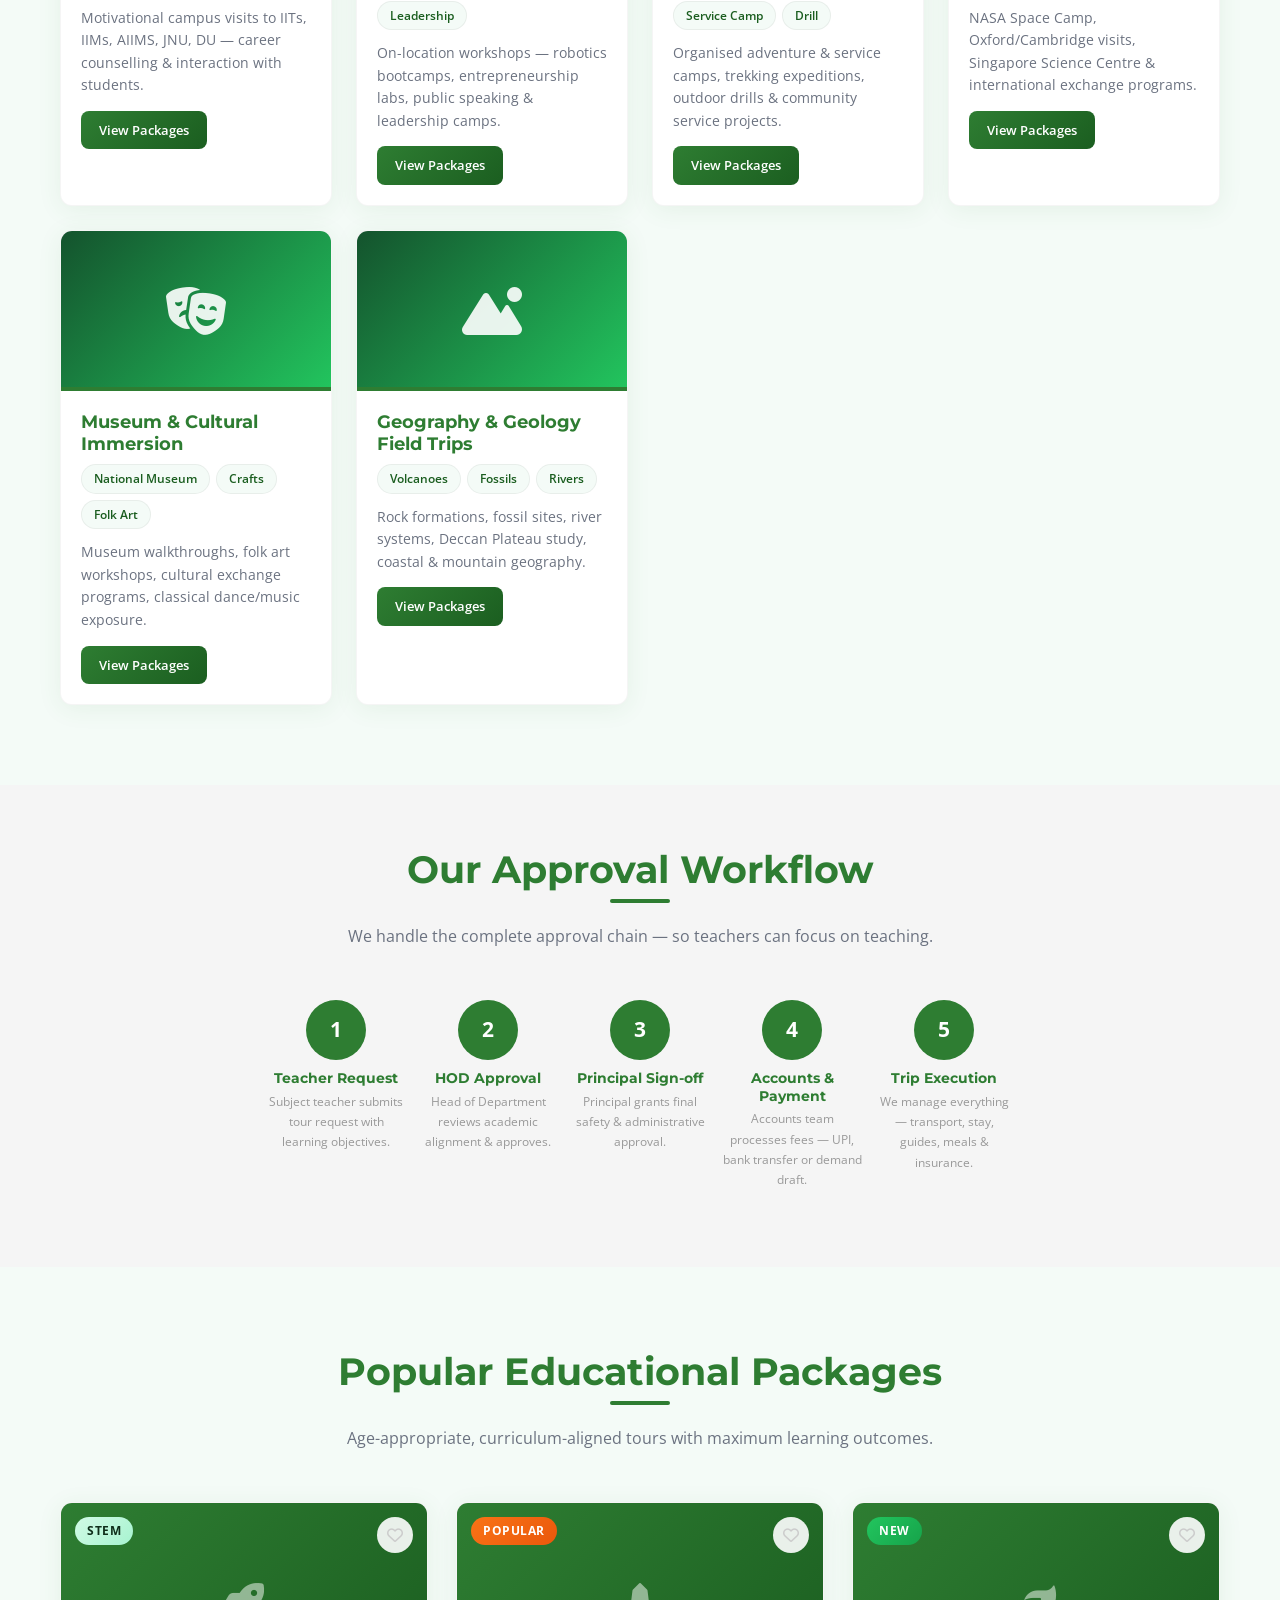
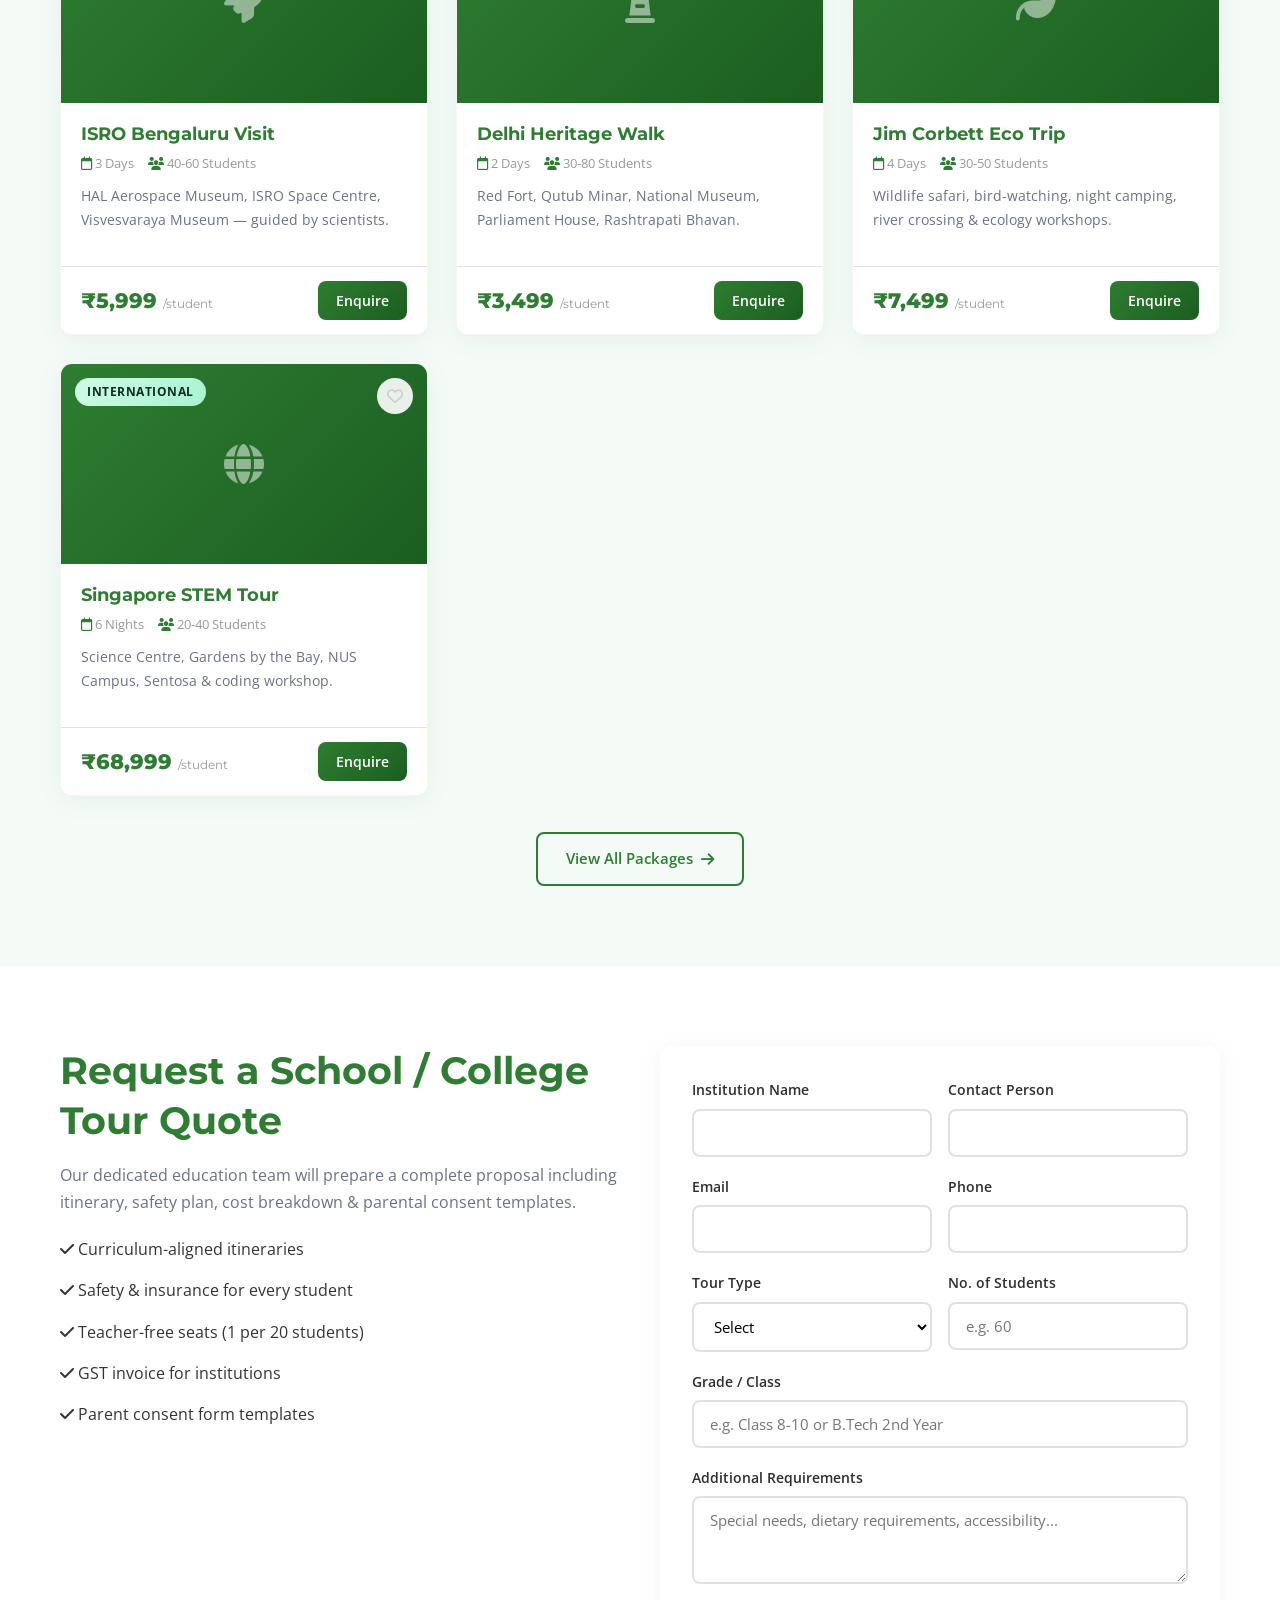
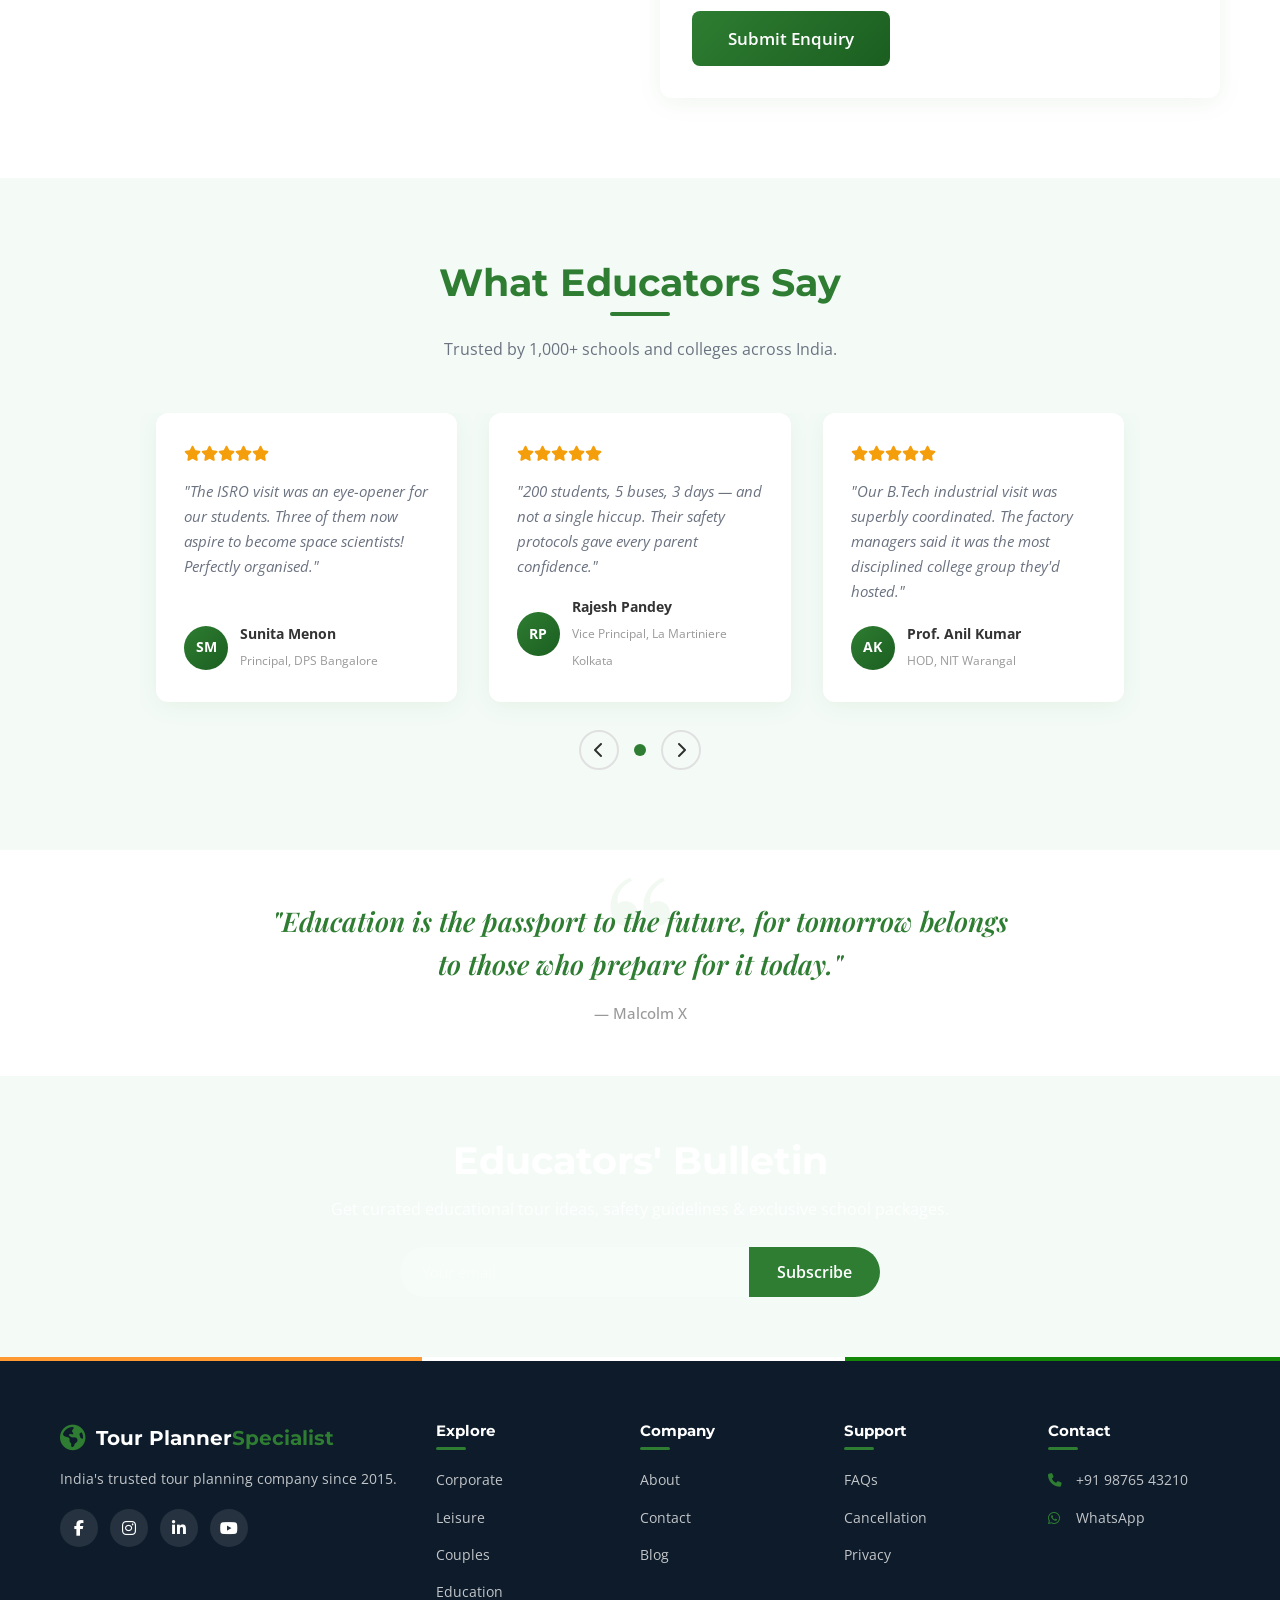
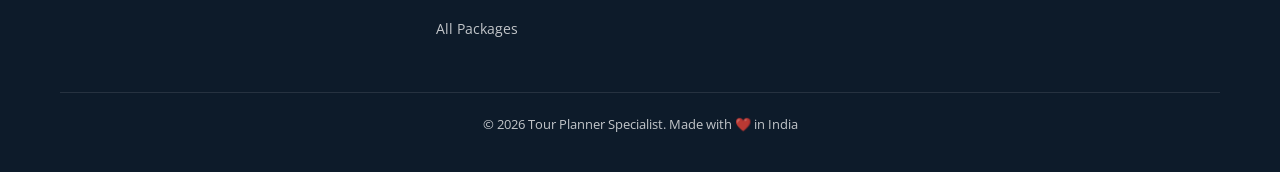
<file: education.html>
<!DOCTYPE html>
<html lang="en">
<head>
    <meta charset="UTF-8">
    <meta name="viewport" content="width=device-width, initial-scale=1.0">
    <meta name="description" content="Educational Tours across India — Historical heritage tours, science visits, industrial training trips, NCC camps, university campus tours & more.">
    <title>Educational Tours | Tour Planner Specialist</title>
    <link rel="preconnect" href="https://fonts.googleapis.com">
    <link href="https://fonts.googleapis.com/css2?family=Montserrat:wght@400;600;700;800&family=Open+Sans:wght@300;400;500;600&family=Playfair+Display:wght@400;600;700&display=swap" rel="stylesheet">
    <link rel="stylesheet" href="https://cdnjs.cloudflare.com/ajax/libs/font-awesome/6.5.1/css/all.min.css">
    <link rel="stylesheet" href="css/base.css">
    <link rel="stylesheet" href="css/navbar.css">
    <link rel="stylesheet" href="css/hero.css">
    <link rel="stylesheet" href="css/trust-bar.css">
    <link rel="stylesheet" href="css/categories.css">
    <link rel="stylesheet" href="css/packages.css">
    <link rel="stylesheet" href="css/quote.css">
    <link rel="stylesheet" href="css/testimonials.css">
    <link rel="stylesheet" href="css/newsletter.css">
    <link rel="stylesheet" href="css/footer.css">
    <link rel="stylesheet" href="css/modal.css">
    <link rel="stylesheet" href="css/chat.css">
    <link rel="stylesheet" href="css/enquiry.css">
    <link rel="stylesheet" href="css/utilities.css">
</head>
<body data-theme="education">

    <!-- NAV -->
    <nav class="navbar" id="navbar"><div class="nav-container"><a href="index.html" class="nav-logo"><i class="fa-solid fa-earth-americas logo-icon"></i><span>Tour Planner<strong>Specialist</strong></span></a><ul class="nav-links" id="navLinks"><li><a href="index.html">Home</a></li><li class="dropdown"><a href="#" class="active">Explore <i class="fa-solid fa-chevron-down"></i></a><ul class="dropdown-menu"><li><a href="corporate.html"><i class="fa-solid fa-building"></i> Corporate</a></li><li><a href="leisure.html"><i class="fa-solid fa-umbrella-beach"></i> Leisure</a></li><li><a href="couples.html"><i class="fa-solid fa-heart"></i> Couples</a></li><li><a href="education.html" class="active"><i class="fa-solid fa-graduation-cap"></i> Educational</a></li></ul></li><li><a href="packages.html">Packages</a></li><li><a href="about.html">About</a></li><li><a href="contact.html">Contact</a></li></ul><div class="nav-actions"><button class="login-btn"><i class="fa-solid fa-user"></i> Login</button><a href="contact.html" class="nav-cta">Get Quote</a></div><button class="hamburger" id="hamburger" aria-label="Toggle menu"><span></span><span></span><span></span></button></div></nav>

    <!-- PAGE HERO -->
    <section class="page-hero" style="background-image: linear-gradient(135deg, #14532d, #166534, #22874a);">
        <div class="container">
            <h1>Educational Tours That Inspire Learning</h1>
            <p>Field trips, heritage walks, industrial visits, NCC camps & international academic tours — professionally organised for schools, colleges & institutions.</p>
            <div class="breadcrumb"><a href="index.html">Home</a> <i class="fa-solid fa-chevron-right"></i> <span>Educational Tours</span></div>
        </div>
    </section>

    <!-- TRUST BAR -->
    <div class="trust-bar"><div class="container"><div class="trust-item"><i class="fa-solid fa-child"></i> Child Safety Certified</div><div class="trust-item"><i class="fa-solid fa-kit-medical"></i> First-Aid Trained Guides</div><div class="trust-item"><i class="fa-solid fa-school"></i> 1,000+ Schools Trust Us</div><div class="trust-item"><i class="fa-solid fa-file-invoice"></i> GST Invoice for Institutions</div></div></div>

    <!-- SUB-CATEGORIES (10) -->
    <section class="categories" id="categories">
        <div class="container">
            <div class="section-header">
                <h2>Educational Tour Categories</h2>
                <p>From CBSE/ICSE field trips to university-level industrial visits — we cover every academic need.</p>
            </div>
            <div class="category-grid">
                <div class="category-card">
                    <div class="category-card-icon" style="background: linear-gradient(135deg, #14532d, #22c55e);"><i class="fa-solid fa-landmark"></i></div>
                    <div class="category-card-body">
                        <h3>Historical & Heritage Tours</h3>
                        <div class="cat-tags"><span class="cat-tag">Red Fort</span><span class="cat-tag">Hampi</span><span class="cat-tag">Ajanta-Ellora</span></div>
                        <p>Walk through India's rich history — monuments, forts, UNESCO sites & curated heritage trails with expert historians.</p>
                        <a href="packages.html" class="btn btn-primary btn-sm">View Packages</a>
                    </div>
                </div>
                <div class="category-card">
                    <div class="category-card-icon" style="background: linear-gradient(135deg, #14532d, #22c55e);"><i class="fa-solid fa-flask"></i></div>
                    <div class="category-card-body">
                        <h3>Science & Technology Visits</h3>
                        <div class="cat-tags"><span class="cat-tag">ISRO</span><span class="cat-tag">Science City</span><span class="cat-tag">Planetarium</span></div>
                        <p>ISRO centres, IIT/IISc labs, planetariums, Nehru Science Centre, tech parks & innovation hubs.</p>
                        <a href="packages.html" class="btn btn-primary btn-sm">View Packages</a>
                    </div>
                </div>
                <div class="category-card">
                    <div class="category-card-icon" style="background: linear-gradient(135deg, #14532d, #22c55e);"><i class="fa-solid fa-industry"></i></div>
                    <div class="category-card-body">
                        <h3>Industrial Training Trips</h3>
                        <div class="cat-tags"><span class="cat-tag">Factory Visits</span><span class="cat-tag">Engineering</span><span class="cat-tag">B-School</span></div>
                        <p>Manufacturing plants, automobile factories, textile mills, pharma labs & IT company walkthroughs.</p>
                        <a href="packages.html" class="btn btn-primary btn-sm">View Packages</a>
                    </div>
                </div>
                <div class="category-card">
                    <div class="category-card-icon" style="background: linear-gradient(135deg, #14532d, #22c55e);"><i class="fa-solid fa-paw"></i></div>
                    <div class="category-card-body">
                        <h3>Nature & Wildlife Expeditions</h3>
                        <div class="cat-tags"><span class="cat-tag">Jim Corbett</span><span class="cat-tag">Ranthambore</span><span class="cat-tag">Western Ghats</span></div>
                        <p>National parks, bird sanctuaries, botanical gardens — hands-on ecology learning with certified naturalists.</p>
                        <a href="packages.html" class="btn btn-primary btn-sm">View Packages</a>
                    </div>
                </div>
                <div class="category-card">
                    <div class="category-card-icon" style="background: linear-gradient(135deg, #14532d, #22c55e);"><i class="fa-solid fa-university"></i></div>
                    <div class="category-card-body">
                        <h3>University & Campus Tours</h3>
                        <div class="cat-tags"><span class="cat-tag">IITs</span><span class="cat-tag">IIMs</span><span class="cat-tag">NEP Campus</span></div>
                        <p>Motivational campus visits to IITs, IIMs, AIIMS, JNU, DU — career counselling & interaction with students.</p>
                        <a href="packages.html" class="btn btn-primary btn-sm">View Packages</a>
                    </div>
                </div>
                <div class="category-card">
                    <div class="category-card-icon" style="background: linear-gradient(135deg, #14532d, #22c55e);"><i class="fa-solid fa-screwdriver-wrench"></i></div>
                    <div class="category-card-body">
                        <h3>Skill Development Workshops</h3>
                        <div class="cat-tags"><span class="cat-tag">Robotics</span><span class="cat-tag">Coding</span><span class="cat-tag">Leadership</span></div>
                        <p>On-location workshops — robotics bootcamps, entrepreneurship labs, public speaking & leadership camps.</p>
                        <a href="packages.html" class="btn btn-primary btn-sm">View Packages</a>
                    </div>
                </div>
                <div class="category-card">
                    <div class="category-card-icon" style="background: linear-gradient(135deg, #14532d, #22c55e);"><i class="fa-solid fa-campground"></i></div>
                    <div class="category-card-body">
                        <h3>NCC / NSS / Scout Camps</h3>
                        <div class="cat-tags"><span class="cat-tag">Adventure Camp</span><span class="cat-tag">Service Camp</span><span class="cat-tag">Drill</span></div>
                        <p>Organised adventure & service camps, trekking expeditions, outdoor drills & community service projects.</p>
                        <a href="packages.html" class="btn btn-primary btn-sm">View Packages</a>
                    </div>
                </div>
                <div class="category-card">
                    <div class="category-card-icon" style="background: linear-gradient(135deg, #14532d, #22c55e);"><i class="fa-solid fa-plane-departure"></i></div>
                    <div class="category-card-body">
                        <h3>International Academic Tours</h3>
                        <div class="cat-tags"><span class="cat-tag">NASA</span><span class="cat-tag">Oxford</span><span class="cat-tag">Singapore</span></div>
                        <p>NASA Space Camp, Oxford/Cambridge visits, Singapore Science Centre & international exchange programs.</p>
                        <a href="packages.html" class="btn btn-primary btn-sm">View Packages</a>
                    </div>
                </div>
                <div class="category-card">
                    <div class="category-card-icon" style="background: linear-gradient(135deg, #14532d, #22c55e);"><i class="fa-solid fa-masks-theater"></i></div>
                    <div class="category-card-body">
                        <h3>Museum & Cultural Immersion</h3>
                        <div class="cat-tags"><span class="cat-tag">National Museum</span><span class="cat-tag">Crafts</span><span class="cat-tag">Folk Art</span></div>
                        <p>Museum walkthroughs, folk art workshops, cultural exchange programs, classical dance/music exposure.</p>
                        <a href="packages.html" class="btn btn-primary btn-sm">View Packages</a>
                    </div>
                </div>
                <div class="category-card">
                    <div class="category-card-icon" style="background: linear-gradient(135deg, #14532d, #22c55e);"><i class="fa-solid fa-mountain-sun"></i></div>
                    <div class="category-card-body">
                        <h3>Geography & Geology Field Trips</h3>
                        <div class="cat-tags"><span class="cat-tag">Volcanoes</span><span class="cat-tag">Fossils</span><span class="cat-tag">Rivers</span></div>
                        <p>Rock formations, fossil sites, river systems, Deccan Plateau study, coastal & mountain geography.</p>
                        <a href="packages.html" class="btn btn-primary btn-sm">View Packages</a>
                    </div>
                </div>
            </div>
        </div>
    </section>

    <!-- APPROVAL WORKFLOW -->
    <section class="workflow" style="background:#f5f5f5; padding:60px 0;">
        <div class="container">
            <div class="section-header"><h2>Our Approval Workflow</h2><p>We handle the complete approval chain — so teachers can focus on teaching.</p></div>
            <div class="workflow-steps">
                <div class="workflow-step"><div class="workflow-number">1</div><h4>Teacher Request</h4><p>Subject teacher submits tour request with learning objectives.</p></div>
                <div class="workflow-step"><div class="workflow-number">2</div><h4>HOD Approval</h4><p>Head of Department reviews academic alignment & approves.</p></div>
                <div class="workflow-step"><div class="workflow-number">3</div><h4>Principal Sign-off</h4><p>Principal grants final safety & administrative approval.</p></div>
                <div class="workflow-step"><div class="workflow-number">4</div><h4>Accounts & Payment</h4><p>Accounts team processes fees — UPI, bank transfer or demand draft.</p></div>
                <div class="workflow-step"><div class="workflow-number">5</div><h4>Trip Execution</h4><p>We manage everything — transport, stay, guides, meals & insurance.</p></div>
            </div>
        </div>
    </section>

    <!-- FEATURED PACKAGES -->
    <section class="packages">
        <div class="container">
            <div class="section-header"><h2>Popular Educational Packages</h2><p>Age-appropriate, curriculum-aligned tours with maximum learning outcomes.</p></div>
            <div class="packages-grid">
                <div class="package-card" data-category="education"><div class="package-img"><div class="package-img-placeholder"><i class="fa-solid fa-rocket"></i></div><span class="badge badge-education package-badge">STEM</span><button class="wishlist-btn"><i class="fa-regular fa-heart"></i></button></div><div class="package-body"><h3>ISRO Bengaluru Visit</h3><div class="package-meta"><span><i class="fa-regular fa-calendar"></i> 3 Days</span><span><i class="fa-solid fa-users"></i> 40-60 Students</span></div><p>HAL Aerospace Museum, ISRO Space Centre, Visvesvaraya Museum — guided by scientists.</p></div><div class="package-footer"><div class="package-price">₹5,999 <span>/student</span></div><a href="#" class="btn btn-primary btn-sm">Enquire</a></div></div>
                <div class="package-card" data-category="education"><div class="package-img"><div class="package-img-placeholder"><i class="fa-solid fa-monument"></i></div><span class="badge badge-popular package-badge">Popular</span><button class="wishlist-btn"><i class="fa-regular fa-heart"></i></button></div><div class="package-body"><h3>Delhi Heritage Walk</h3><div class="package-meta"><span><i class="fa-regular fa-calendar"></i> 2 Days</span><span><i class="fa-solid fa-users"></i> 30-80 Students</span></div><p>Red Fort, Qutub Minar, National Museum, Parliament House, Rashtrapati Bhavan.</p></div><div class="package-footer"><div class="package-price">₹3,499 <span>/student</span></div><a href="#" class="btn btn-primary btn-sm">Enquire</a></div></div>
                <div class="package-card" data-category="education"><div class="package-img"><div class="package-img-placeholder"><i class="fa-solid fa-leaf"></i></div><span class="badge badge-new package-badge">New</span><button class="wishlist-btn"><i class="fa-regular fa-heart"></i></button></div><div class="package-body"><h3>Jim Corbett Eco Trip</h3><div class="package-meta"><span><i class="fa-regular fa-calendar"></i> 4 Days</span><span><i class="fa-solid fa-users"></i> 30-50 Students</span></div><p>Wildlife safari, bird-watching, night camping, river crossing & ecology workshops.</p></div><div class="package-footer"><div class="package-price">₹7,499 <span>/student</span></div><a href="#" class="btn btn-primary btn-sm">Enquire</a></div></div>
                <div class="package-card" data-category="education"><div class="package-img"><div class="package-img-placeholder"><i class="fa-solid fa-globe"></i></div><span class="badge badge-education package-badge">International</span><button class="wishlist-btn"><i class="fa-regular fa-heart"></i></button></div><div class="package-body"><h3>Singapore STEM Tour</h3><div class="package-meta"><span><i class="fa-regular fa-calendar"></i> 6 Nights</span><span><i class="fa-solid fa-users"></i> 20-40 Students</span></div><p>Science Centre, Gardens by the Bay, NUS Campus, Sentosa & coding workshop.</p></div><div class="package-footer"><div class="package-price">₹68,999 <span>/student</span></div><a href="#" class="btn btn-primary btn-sm">Enquire</a></div></div>
            </div>
            <div style="text-align:center; margin-top:36px;"><a href="packages.html" class="btn btn-outline">View All Packages <i class="fa-solid fa-arrow-right"></i></a></div>
        </div>
    </section>

    <!-- EDUCATION QUOTE FORM -->
    <section class="quote">
        <div class="container">
            <div class="quote-grid">
                <div class="quote-info">
                    <h2>Request a School / College Tour Quote</h2>
                    <p>Our dedicated education team will prepare a complete proposal including itinerary, safety plan, cost breakdown & parental consent templates.</p>
                    <ul class="quote-features">
                        <li><i class="fa-solid fa-check"></i> Curriculum-aligned itineraries</li>
                        <li><i class="fa-solid fa-check"></i> Safety & insurance for every student</li>
                        <li><i class="fa-solid fa-check"></i> Teacher-free seats (1 per 20 students)</li>
                        <li><i class="fa-solid fa-check"></i> GST invoice for institutions</li>
                        <li><i class="fa-solid fa-check"></i> Parent consent form templates</li>
                    </ul>
                </div>
                <div class="quote-form-box">
                    <form id="quoteForm">
                        <div class="form-row">
                            <div class="form-group"><label>Institution Name</label><input type="text" required></div>
                            <div class="form-group"><label>Contact Person</label><input type="text" required></div>
                        </div>
                        <div class="form-row">
                            <div class="form-group"><label>Email</label><input type="email" required></div>
                            <div class="form-group"><label>Phone</label><input type="tel" required></div>
                        </div>
                        <div class="form-row">
                            <div class="form-group"><label>Tour Type</label><select required><option value="">Select</option><option>Historical & Heritage</option><option>Science & Technology</option><option>Industrial Training</option><option>Nature & Wildlife</option><option>University & Campus</option><option>Skill Development</option><option>NCC / NSS / Scout Camp</option><option>International Academic</option><option>Museum & Cultural</option><option>Geography & Geology</option></select></div>
                            <div class="form-group"><label>No. of Students</label><input type="number" min="10" placeholder="e.g. 60" required></div>
                        </div>
                        <div class="form-group"><label>Grade / Class</label><input type="text" placeholder="e.g. Class 8-10 or B.Tech 2nd Year"></div>
                        <div class="form-group"><label>Additional Requirements</label><textarea rows="3" placeholder="Special needs, dietary requirements, accessibility..."></textarea></div>
                        <button type="submit" class="btn btn-primary btn-lg">Submit Enquiry</button>
                    </form>
                </div>
            </div>
        </div>
    </section>

    <!-- TESTIMONIALS -->
    <section class="testimonials">
        <div class="container">
            <div class="section-header"><h2>What Educators Say</h2><p>Trusted by 1,000+ schools and colleges across India.</p></div>
            <div class="testimonial-slider"><div class="testimonial-track">
                <div class="testimonial-card"><div class="testimonial-inner"><div class="testimonial-stars"><i class="fa-solid fa-star"></i><i class="fa-solid fa-star"></i><i class="fa-solid fa-star"></i><i class="fa-solid fa-star"></i><i class="fa-solid fa-star"></i></div><blockquote>"The ISRO visit was an eye-opener for our students. Three of them now aspire to become space scientists! Perfectly organised."</blockquote><div class="testimonial-author"><div class="testimonial-avatar">SM</div><div class="testimonial-info"><strong>Sunita Menon</strong><span>Principal, DPS Bangalore</span></div></div></div></div>
                <div class="testimonial-card"><div class="testimonial-inner"><div class="testimonial-stars"><i class="fa-solid fa-star"></i><i class="fa-solid fa-star"></i><i class="fa-solid fa-star"></i><i class="fa-solid fa-star"></i><i class="fa-solid fa-star"></i></div><blockquote>"200 students, 5 buses, 3 days — and not a single hiccup. Their safety protocols gave every parent confidence."</blockquote><div class="testimonial-author"><div class="testimonial-avatar">RP</div><div class="testimonial-info"><strong>Rajesh Pandey</strong><span>Vice Principal, La Martiniere Kolkata</span></div></div></div></div>
                <div class="testimonial-card"><div class="testimonial-inner"><div class="testimonial-stars"><i class="fa-solid fa-star"></i><i class="fa-solid fa-star"></i><i class="fa-solid fa-star"></i><i class="fa-solid fa-star"></i><i class="fa-solid fa-star"></i></div><blockquote>"Our B.Tech industrial visit was superbly coordinated. The factory managers said it was the most disciplined college group they'd hosted."</blockquote><div class="testimonial-author"><div class="testimonial-avatar">AK</div><div class="testimonial-info"><strong>Prof. Anil Kumar</strong><span>HOD, NIT Warangal</span></div></div></div></div>
            </div><div class="testimonial-controls"><button class="testimonial-prev"><i class="fa-solid fa-chevron-left"></i></button><div class="testimonial-dots"></div><button class="testimonial-next"><i class="fa-solid fa-chevron-right"></i></button></div></div>
        </div>
    </section>

    <!-- ===================== INSPIRATIONAL QUOTE ===================== -->
    <section class="category-quote">
        <div class="container">
            <blockquote>"Education is the passport to the future, for tomorrow belongs to those who prepare for it today."</blockquote>
            <cite>Malcolm X</cite>
        </div>
    </section>

    <!-- NEWSLETTER -->
    <section class="newsletter"><div class="container"><h2>Educators' Bulletin</h2><p>Get curated educational tour ideas, safety guidelines & exclusive school packages.</p><form class="newsletter-form" id="newsletterForm"><input type="email" placeholder="Your email" required><button type="submit">Subscribe</button></form></div></section>

    <!-- FOOTER -->
    <div class="tricolour-bar"></div>
    <footer class="footer"><div class="container"><div class="footer-grid"><div class="footer-brand"><a href="index.html" class="nav-logo" style="color:#fff;margin-bottom:8px;"><i class="fa-solid fa-earth-americas logo-icon"></i><span>Tour Planner<strong>Specialist</strong></span></a><p>India's trusted tour planning company since 2015.</p><div class="footer-social"><a href="#"><i class="fa-brands fa-facebook-f"></i></a><a href="#"><i class="fa-brands fa-instagram"></i></a><a href="#"><i class="fa-brands fa-linkedin-in"></i></a><a href="#"><i class="fa-brands fa-youtube"></i></a></div></div><div class="footer-col"><h4>Explore</h4><ul><li><a href="corporate.html">Corporate</a></li><li><a href="leisure.html">Leisure</a></li><li><a href="couples.html">Couples</a></li><li><a href="education.html">Education</a></li><li><a href="packages.html">All Packages</a></li></ul></div><div class="footer-col"><h4>Company</h4><ul><li><a href="about.html">About</a></li><li><a href="contact.html">Contact</a></li><li><a href="#">Blog</a></li></ul></div><div class="footer-col"><h4>Support</h4><ul><li><a href="#">FAQs</a></li><li><a href="#">Cancellation</a></li><li><a href="#">Privacy</a></li></ul></div><div class="footer-col"><h4>Contact</h4><ul><li><a href="tel:+919876543210"><i class="fa-solid fa-phone"></i> +91 98765 43210</a></li><li><a href="#"><i class="fa-brands fa-whatsapp"></i> WhatsApp</a></li></ul></div></div><div class="footer-bottom"><p>&copy; 2026 Tour Planner Specialist. Made with ❤️ in India</p></div></div></footer>

    <div class="modal-overlay" id="loginModal"><div class="modal-box"><button class="close-modal"><i class="fa-solid fa-xmark"></i></button><h2>Welcome Back</h2><form id="loginForm"><div class="form-group"><label>Email / Mobile</label><input type="text" id="loginEmail" required></div><div class="form-group"><label>Password</label><input type="password" id="loginPass" required></div><button type="submit" class="btn btn-primary btn-lg">Login</button></form></div></div>
    <div class="chat-widget"><button class="chat-toggle"><i class="fa-solid fa-comments"></i></button><div class="chat-window"><div class="chat-header"><h4><i class="fa-solid fa-headset"></i> Education Support</h4><button class="chat-minimize"><i class="fa-solid fa-minus"></i></button></div><div class="chat-messages"><div class="chat-msg bot">Namaste! 🙏 Planning a school or college tour? I'm here to help!</div></div><div class="chat-input"><input type="text" placeholder="Type a message..."><button class="chat-send"><i class="fa-solid fa-paper-plane"></i></button></div></div></div>
    <a href="https://wa.me/919876543210" target="_blank" class="whatsapp-float"><i class="fa-brands fa-whatsapp"></i></a>
    <button class="back-to-top"><i class="fa-solid fa-arrow-up"></i></button>
    <script type="module" src="js/app.js?v=5"></script>
</body>
</html>
</file>
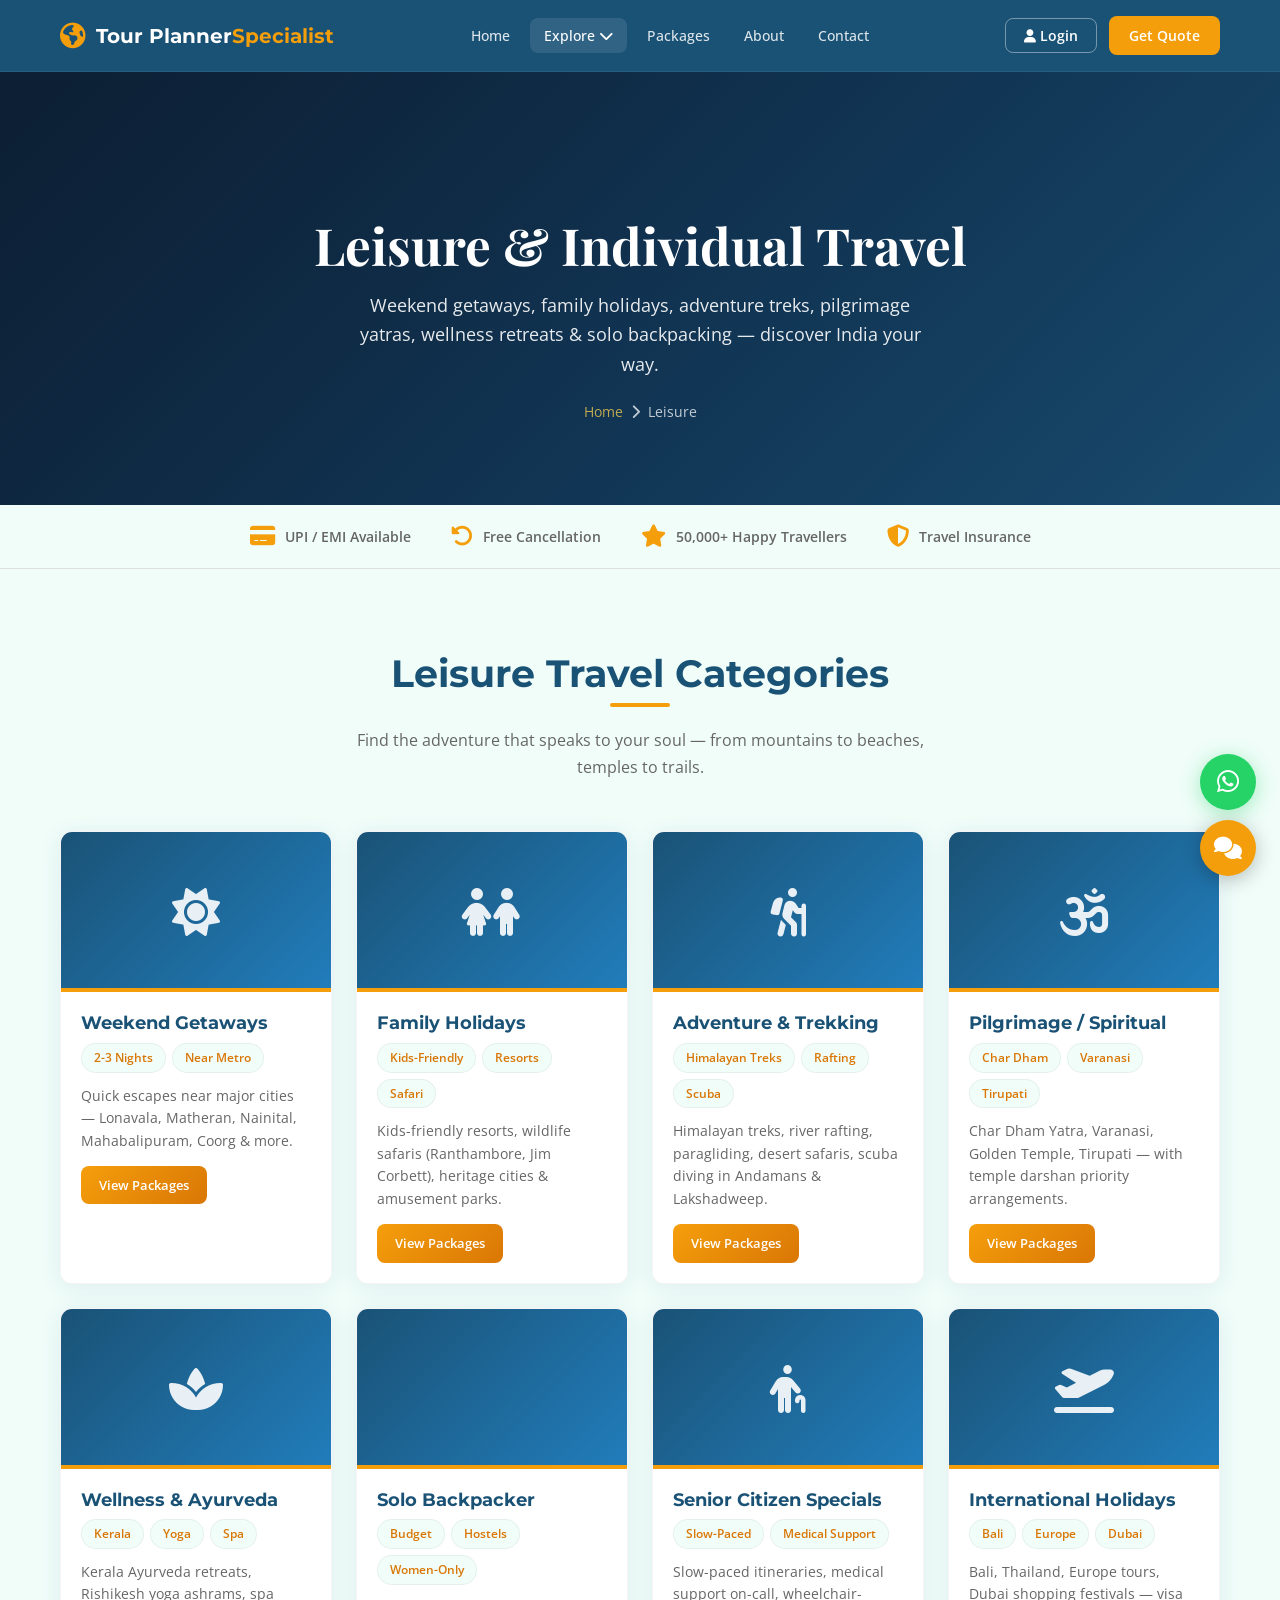
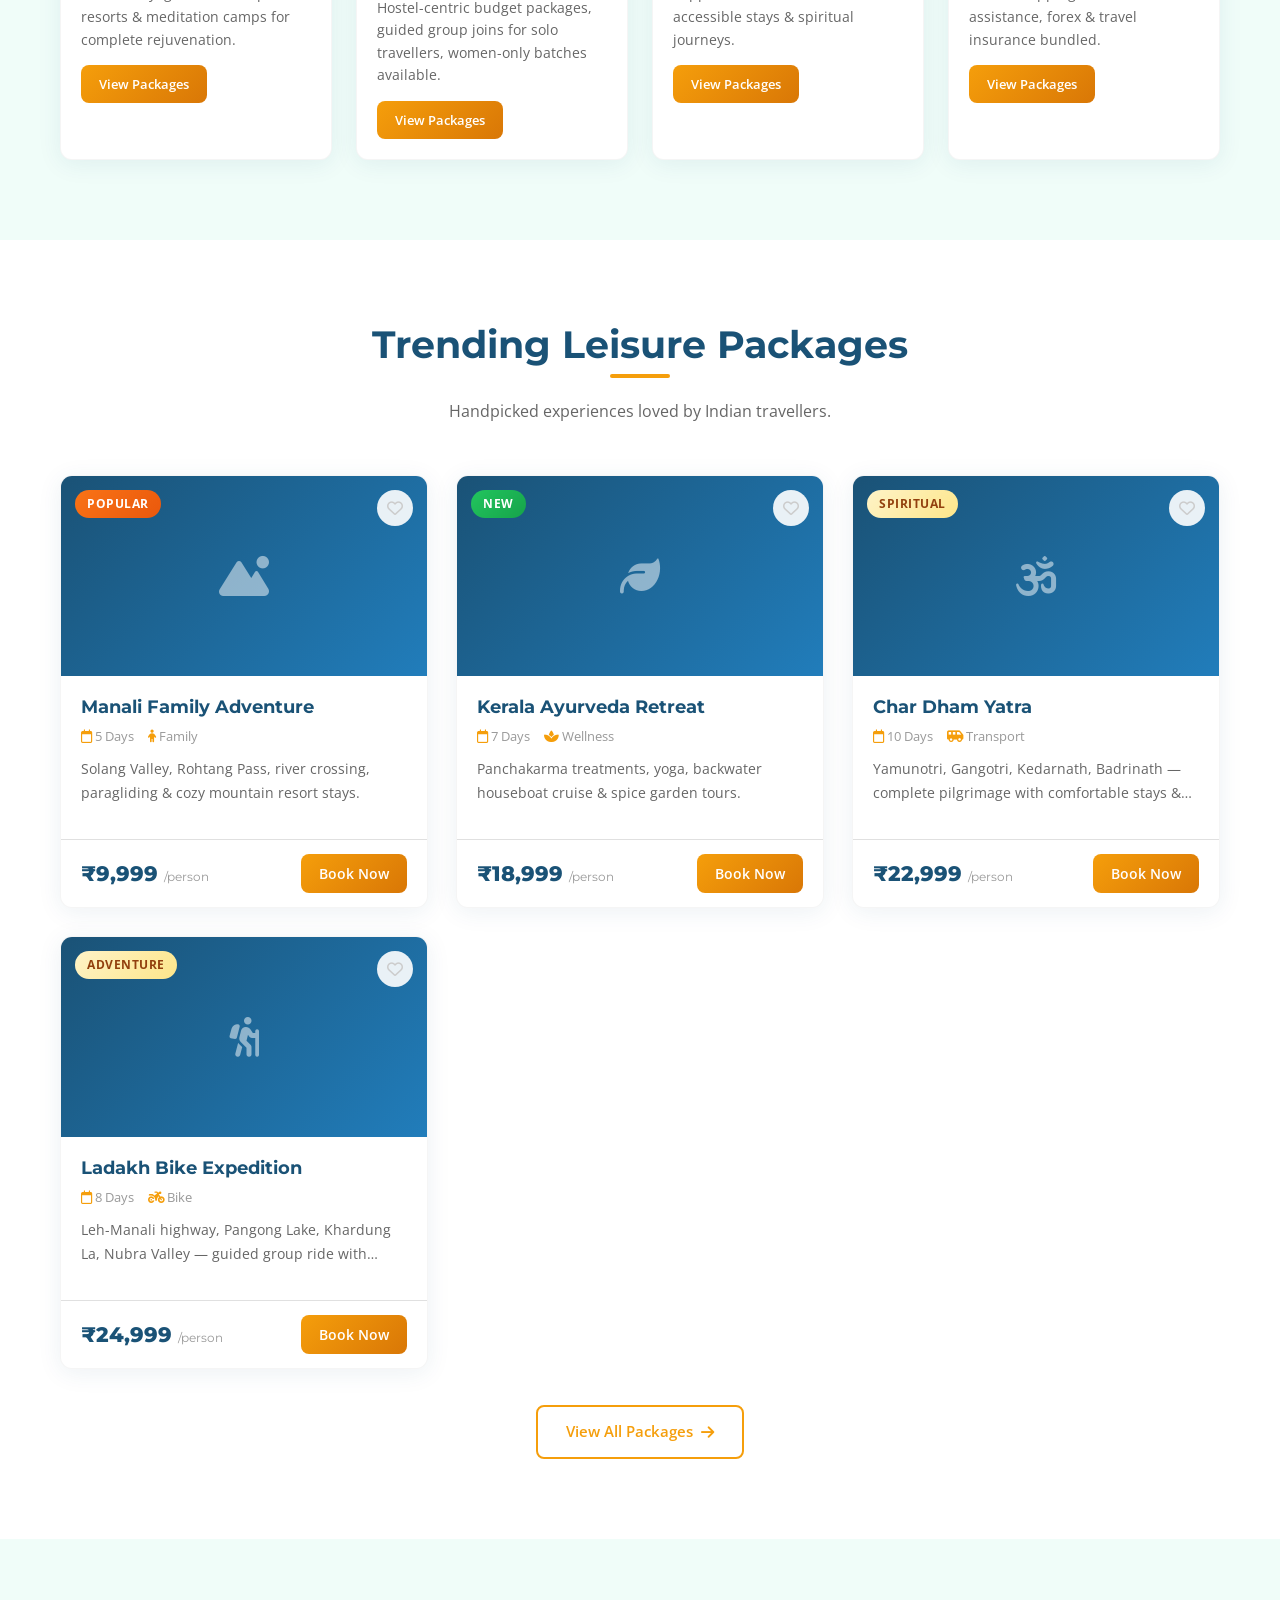
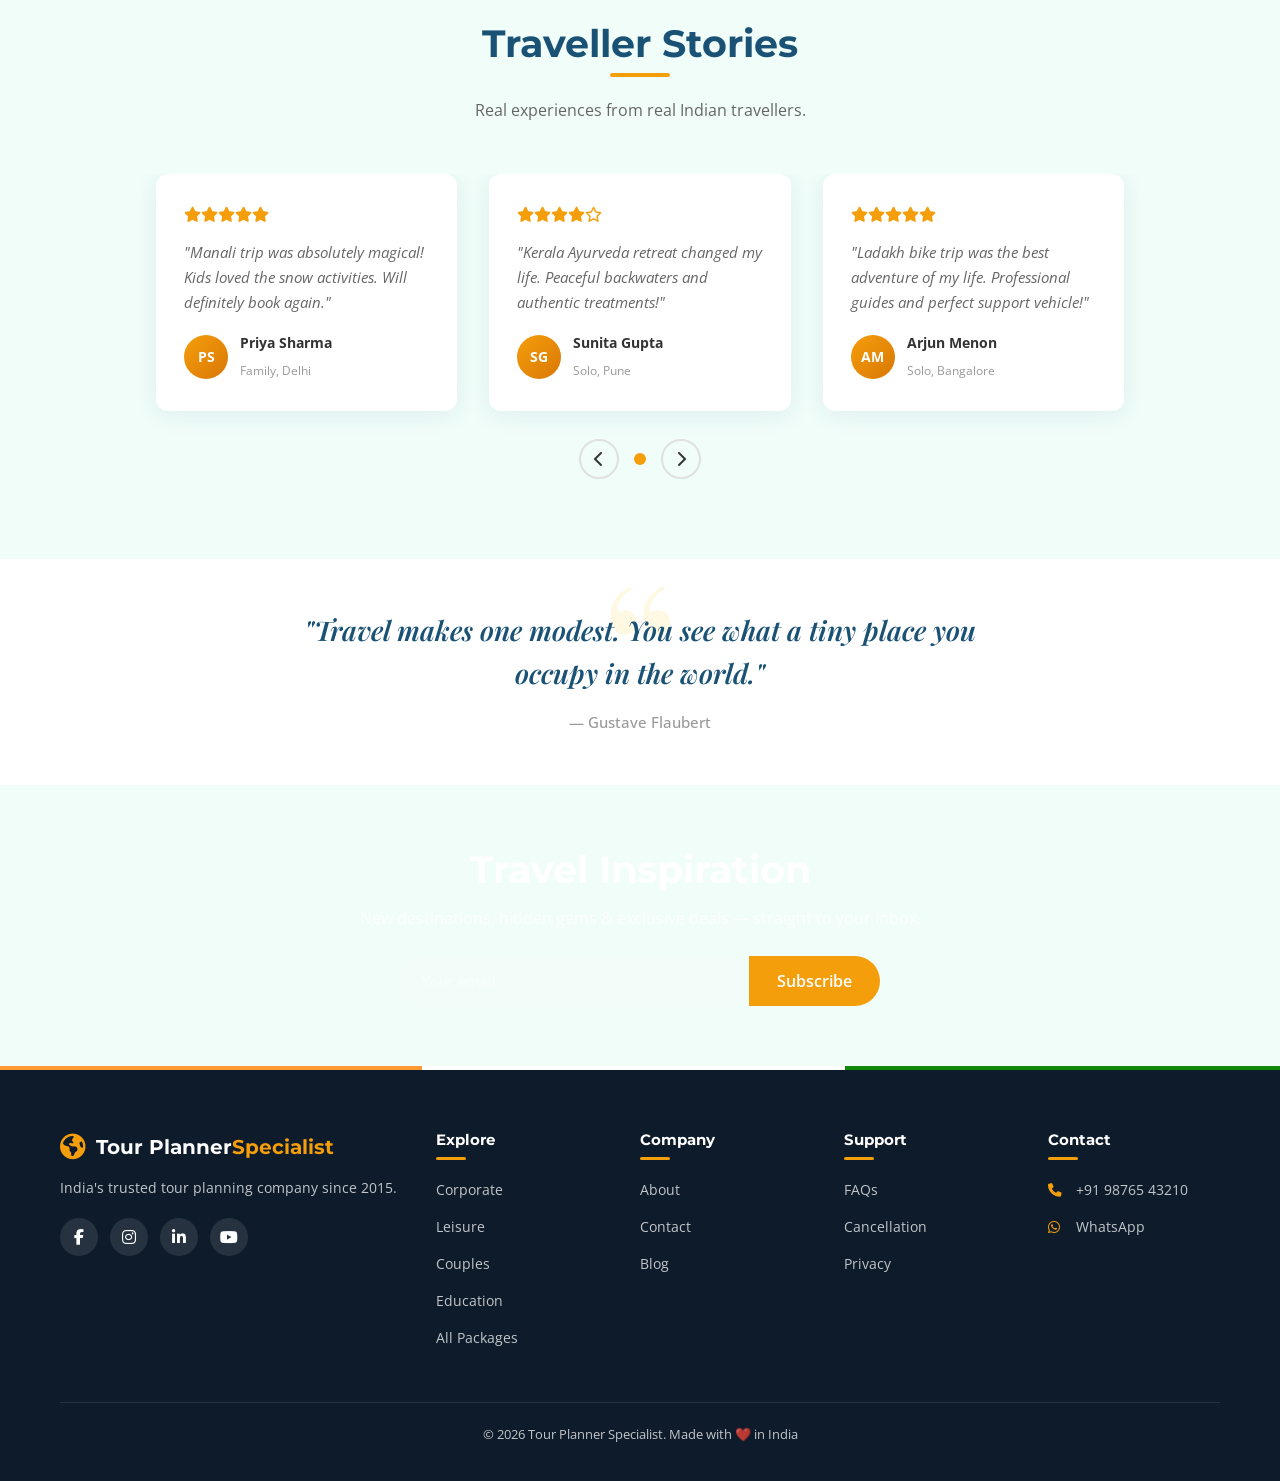
<file: leisure.html>
<!DOCTYPE html>
<html lang="en">
<head>
    <meta charset="UTF-8">
    <meta name="viewport" content="width=device-width, initial-scale=1.0">
    <meta name="description" content="Leisure Travel by Tour Planner Specialist — Family holidays, adventure treks, pilgrimages, solo backpacking & wellness retreats across India.">
    <title>Leisure Travel | Tour Planner Specialist</title>
    <link rel="preconnect" href="https://fonts.googleapis.com">
    <link href="https://fonts.googleapis.com/css2?family=Montserrat:wght@400;600;700;800&family=Open+Sans:wght@300;400;500;600&family=Playfair+Display:wght@400;600;700&display=swap" rel="stylesheet">
    <link rel="stylesheet" href="https://cdnjs.cloudflare.com/ajax/libs/font-awesome/6.5.1/css/all.min.css">
    <link rel="stylesheet" href="css/base.css">
    <link rel="stylesheet" href="css/navbar.css">
    <link rel="stylesheet" href="css/hero.css">
    <link rel="stylesheet" href="css/trust-bar.css">
    <link rel="stylesheet" href="css/categories.css">
    <link rel="stylesheet" href="css/packages.css">
    <link rel="stylesheet" href="css/testimonials.css">
    <link rel="stylesheet" href="css/newsletter.css">
    <link rel="stylesheet" href="css/footer.css">
    <link rel="stylesheet" href="css/modal.css">
    <link rel="stylesheet" href="css/chat.css">
    <link rel="stylesheet" href="css/enquiry.css">
    <link rel="stylesheet" href="css/utilities.css">
</head>
<body data-theme="leisure">

    <!-- NAV -->
    <nav class="navbar" id="navbar"><div class="nav-container"><a href="index.html" class="nav-logo"><i class="fa-solid fa-earth-americas logo-icon"></i><span>Tour Planner<strong>Specialist</strong></span></a><ul class="nav-links" id="navLinks"><li><a href="index.html">Home</a></li><li class="dropdown"><a href="#" class="active">Explore <i class="fa-solid fa-chevron-down"></i></a><ul class="dropdown-menu"><li><a href="corporate.html"><i class="fa-solid fa-building"></i> Corporate</a></li><li><a href="leisure.html" class="active"><i class="fa-solid fa-umbrella-beach"></i> Leisure</a></li><li><a href="couples.html"><i class="fa-solid fa-heart"></i> Couples</a></li><li><a href="education.html"><i class="fa-solid fa-graduation-cap"></i> Educational</a></li></ul></li><li><a href="packages.html">Packages</a></li><li><a href="about.html">About</a></li><li><a href="contact.html">Contact</a></li></ul><div class="nav-actions"><button class="login-btn"><i class="fa-solid fa-user"></i> Login</button><a href="contact.html" class="nav-cta">Get Quote</a></div><button class="hamburger" id="hamburger" aria-label="Toggle menu"><span></span><span></span><span></span></button></div></nav>

    <!-- PAGE HERO -->
    <section class="page-hero" style="background-image: linear-gradient(135deg, #1a5276, #217dbb, #2e9ad6);">
        <div class="container">
            <h1>Leisure & Individual Travel</h1>
            <p>Weekend getaways, family holidays, adventure treks, pilgrimage yatras, wellness retreats & solo backpacking — discover India your way.</p>
            <div class="breadcrumb"><a href="index.html">Home</a> <i class="fa-solid fa-chevron-right"></i> <span>Leisure</span></div>
        </div>
    </section>

    <!-- TRUST BAR -->
    <div class="trust-bar"><div class="container"><div class="trust-item"><i class="fa-solid fa-credit-card"></i> UPI / EMI Available</div><div class="trust-item"><i class="fa-solid fa-rotate-left"></i> Free Cancellation</div><div class="trust-item"><i class="fa-solid fa-star"></i> 50,000+ Happy Travellers</div><div class="trust-item"><i class="fa-solid fa-shield-halved"></i> Travel Insurance</div></div></div>

    <!-- SUB-CATEGORIES -->
    <section class="categories" id="categories">
        <div class="container">
            <div class="section-header">
                <h2>Leisure Travel Categories</h2>
                <p>Find the adventure that speaks to your soul — from mountains to beaches, temples to trails.</p>
            </div>
            <div class="category-grid">
                <div class="category-card">
                    <div class="category-card-icon"><i class="fa-solid fa-sun"></i></div>
                    <div class="category-card-body">
                        <h3>Weekend Getaways</h3>
                        <div class="cat-tags"><span class="cat-tag">2-3 Nights</span><span class="cat-tag">Near Metro</span></div>
                        <p>Quick escapes near major cities — Lonavala, Matheran, Nainital, Mahabalipuram, Coorg & more.</p>
                        <a href="packages.html" class="btn btn-primary btn-sm">View Packages</a>
                    </div>
                </div>
                <div class="category-card">
                    <div class="category-card-icon"><i class="fa-solid fa-children"></i></div>
                    <div class="category-card-body">
                        <h3>Family Holidays</h3>
                        <div class="cat-tags"><span class="cat-tag">Kids-Friendly</span><span class="cat-tag">Resorts</span><span class="cat-tag">Safari</span></div>
                        <p>Kids-friendly resorts, wildlife safaris (Ranthambore, Jim Corbett), heritage cities & amusement parks.</p>
                        <a href="packages.html" class="btn btn-primary btn-sm">View Packages</a>
                    </div>
                </div>
                <div class="category-card">
                    <div class="category-card-icon"><i class="fa-solid fa-person-hiking"></i></div>
                    <div class="category-card-body">
                        <h3>Adventure & Trekking</h3>
                        <div class="cat-tags"><span class="cat-tag">Himalayan Treks</span><span class="cat-tag">Rafting</span><span class="cat-tag">Scuba</span></div>
                        <p>Himalayan treks, river rafting, paragliding, desert safaris, scuba diving in Andamans & Lakshadweep.</p>
                        <a href="packages.html" class="btn btn-primary btn-sm">View Packages</a>
                    </div>
                </div>
                <div class="category-card">
                    <div class="category-card-icon"><i class="fa-solid fa-om"></i></div>
                    <div class="category-card-body">
                        <h3>Pilgrimage / Spiritual</h3>
                        <div class="cat-tags"><span class="cat-tag">Char Dham</span><span class="cat-tag">Varanasi</span><span class="cat-tag">Tirupati</span></div>
                        <p>Char Dham Yatra, Varanasi, Golden Temple, Tirupati — with temple darshan priority arrangements.</p>
                        <a href="packages.html" class="btn btn-primary btn-sm">View Packages</a>
                    </div>
                </div>
                <div class="category-card">
                    <div class="category-card-icon"><i class="fa-solid fa-spa"></i></div>
                    <div class="category-card-body">
                        <h3>Wellness & Ayurveda</h3>
                        <div class="cat-tags"><span class="cat-tag">Kerala</span><span class="cat-tag">Yoga</span><span class="cat-tag">Spa</span></div>
                        <p>Kerala Ayurveda retreats, Rishikesh yoga ashrams, spa resorts & meditation camps for complete rejuvenation.</p>
                        <a href="packages.html" class="btn btn-primary btn-sm">View Packages</a>
                    </div>
                </div>
                <div class="category-card">
                    <div class="category-card-icon"><i class="fa-solid fa-backpack"></i></div>
                    <div class="category-card-body">
                        <h3>Solo Backpacker</h3>
                        <div class="cat-tags"><span class="cat-tag">Budget</span><span class="cat-tag">Hostels</span><span class="cat-tag">Women-Only</span></div>
                        <p>Hostel-centric budget packages, guided group joins for solo travellers, women-only batches available.</p>
                        <a href="packages.html" class="btn btn-primary btn-sm">View Packages</a>
                    </div>
                </div>
                <div class="category-card">
                    <div class="category-card-icon"><i class="fa-solid fa-person-cane"></i></div>
                    <div class="category-card-body">
                        <h3>Senior Citizen Specials</h3>
                        <div class="cat-tags"><span class="cat-tag">Slow-Paced</span><span class="cat-tag">Medical Support</span></div>
                        <p>Slow-paced itineraries, medical support on-call, wheelchair-accessible stays & spiritual journeys.</p>
                        <a href="packages.html" class="btn btn-primary btn-sm">View Packages</a>
                    </div>
                </div>
                <div class="category-card">
                    <div class="category-card-icon"><i class="fa-solid fa-plane-departure"></i></div>
                    <div class="category-card-body">
                        <h3>International Holidays</h3>
                        <div class="cat-tags"><span class="cat-tag">Bali</span><span class="cat-tag">Europe</span><span class="cat-tag">Dubai</span></div>
                        <p>Bali, Thailand, Europe tours, Dubai shopping festivals — visa assistance, forex & travel insurance bundled.</p>
                        <a href="packages.html" class="btn btn-primary btn-sm">View Packages</a>
                    </div>
                </div>
            </div>
        </div>
    </section>

    <!-- FEATURED PACKAGES -->
    <section class="packages">
        <div class="container">
            <div class="section-header"><h2>Trending Leisure Packages</h2><p>Handpicked experiences loved by Indian travellers.</p></div>
            <div class="packages-grid">
                <div class="package-card" data-category="leisure"><div class="package-img"><div class="package-img-placeholder"><i class="fa-solid fa-mountain-sun"></i></div><span class="badge badge-popular package-badge">Popular</span><button class="wishlist-btn" aria-label="Wishlist"><i class="fa-regular fa-heart"></i></button></div><div class="package-body"><h3>Manali Family Adventure</h3><div class="package-meta"><span><i class="fa-regular fa-calendar"></i> 5 Days</span><span><i class="fa-solid fa-child"></i> Family</span></div><p>Solang Valley, Rohtang Pass, river crossing, paragliding & cozy mountain resort stays.</p></div><div class="package-footer"><div class="package-price">₹9,999 <span>/person</span></div><a href="#" class="btn btn-primary btn-sm">Book Now</a></div></div>
                <div class="package-card" data-category="leisure"><div class="package-img"><div class="package-img-placeholder"><i class="fa-solid fa-leaf"></i></div><span class="badge badge-new package-badge">New</span><button class="wishlist-btn" aria-label="Wishlist"><i class="fa-regular fa-heart"></i></button></div><div class="package-body"><h3>Kerala Ayurveda Retreat</h3><div class="package-meta"><span><i class="fa-regular fa-calendar"></i> 7 Days</span><span><i class="fa-solid fa-spa"></i> Wellness</span></div><p>Panchakarma treatments, yoga, backwater houseboat cruise & spice garden tours.</p></div><div class="package-footer"><div class="package-price">₹18,999 <span>/person</span></div><a href="#" class="btn btn-primary btn-sm">Book Now</a></div></div>
                <div class="package-card" data-category="leisure"><div class="package-img"><div class="package-img-placeholder"><i class="fa-solid fa-om"></i></div><span class="badge badge-leisure package-badge">Spiritual</span><button class="wishlist-btn" aria-label="Wishlist"><i class="fa-regular fa-heart"></i></button></div><div class="package-body"><h3>Char Dham Yatra</h3><div class="package-meta"><span><i class="fa-regular fa-calendar"></i> 10 Days</span><span><i class="fa-solid fa-van-shuttle"></i> Transport</span></div><p>Yamunotri, Gangotri, Kedarnath, Badrinath — complete pilgrimage with comfortable stays & meals.</p></div><div class="package-footer"><div class="package-price">₹22,999 <span>/person</span></div><a href="#" class="btn btn-primary btn-sm">Book Now</a></div></div>
                <div class="package-card" data-category="leisure"><div class="package-img"><div class="package-img-placeholder"><i class="fa-solid fa-person-hiking"></i></div><span class="badge badge-leisure package-badge">Adventure</span><button class="wishlist-btn" aria-label="Wishlist"><i class="fa-regular fa-heart"></i></button></div><div class="package-body"><h3>Ladakh Bike Expedition</h3><div class="package-meta"><span><i class="fa-regular fa-calendar"></i> 8 Days</span><span><i class="fa-solid fa-motorcycle"></i> Bike</span></div><p>Leh-Manali highway, Pangong Lake, Khardung La, Nubra Valley — guided group ride with support vehicle.</p></div><div class="package-footer"><div class="package-price">₹24,999 <span>/person</span></div><a href="#" class="btn btn-primary btn-sm">Book Now</a></div></div>
            </div>
            <div style="text-align:center; margin-top:36px;"><a href="packages.html" class="btn btn-outline">View All Packages <i class="fa-solid fa-arrow-right"></i></a></div>
        </div>
    </section>

    <!-- TESTIMONIALS -->
    <section class="testimonials">
        <div class="container">
            <div class="section-header"><h2>Traveller Stories</h2><p>Real experiences from real Indian travellers.</p></div>
            <div class="testimonial-slider"><div class="testimonial-track">
                <div class="testimonial-card"><div class="testimonial-inner"><div class="testimonial-stars"><i class="fa-solid fa-star"></i><i class="fa-solid fa-star"></i><i class="fa-solid fa-star"></i><i class="fa-solid fa-star"></i><i class="fa-solid fa-star"></i></div><blockquote>"Manali trip was absolutely magical! Kids loved the snow activities. Will definitely book again."</blockquote><div class="testimonial-author"><div class="testimonial-avatar">PS</div><div class="testimonial-info"><strong>Priya Sharma</strong><span>Family, Delhi</span></div></div></div></div>
                <div class="testimonial-card"><div class="testimonial-inner"><div class="testimonial-stars"><i class="fa-solid fa-star"></i><i class="fa-solid fa-star"></i><i class="fa-solid fa-star"></i><i class="fa-solid fa-star"></i><i class="fa-regular fa-star"></i></div><blockquote>"Kerala Ayurveda retreat changed my life. Peaceful backwaters and authentic treatments!"</blockquote><div class="testimonial-author"><div class="testimonial-avatar">SG</div><div class="testimonial-info"><strong>Sunita Gupta</strong><span>Solo, Pune</span></div></div></div></div>
                <div class="testimonial-card"><div class="testimonial-inner"><div class="testimonial-stars"><i class="fa-solid fa-star"></i><i class="fa-solid fa-star"></i><i class="fa-solid fa-star"></i><i class="fa-solid fa-star"></i><i class="fa-solid fa-star"></i></div><blockquote>"Ladakh bike trip was the best adventure of my life. Professional guides and perfect support vehicle!"</blockquote><div class="testimonial-author"><div class="testimonial-avatar">AM</div><div class="testimonial-info"><strong>Arjun Menon</strong><span>Solo, Bangalore</span></div></div></div></div>
            </div><div class="testimonial-controls"><button class="testimonial-prev" aria-label="Previous"><i class="fa-solid fa-chevron-left"></i></button><div class="testimonial-dots"></div><button class="testimonial-next" aria-label="Next"><i class="fa-solid fa-chevron-right"></i></button></div></div>
        </div>
    </section>

    <!-- ===================== INSPIRATIONAL QUOTE ===================== -->
    <section class="category-quote">
        <div class="container">
            <blockquote>"Travel makes one modest. You see what a tiny place you occupy in the world."</blockquote>
            <cite>Gustave Flaubert</cite>
        </div>
    </section>

    <!-- NEWSLETTER -->
    <section class="newsletter"><div class="container"><h2>Travel Inspiration</h2><p>New destinations, hidden gems & exclusive deals — straight to your inbox.</p><form class="newsletter-form" id="newsletterForm"><input type="email" placeholder="Your email" required><button type="submit">Subscribe</button></form></div></section>

    <!-- FOOTER -->
    <div class="tricolour-bar"></div>
    <footer class="footer"><div class="container"><div class="footer-grid"><div class="footer-brand"><a href="index.html" class="nav-logo" style="color:#fff;margin-bottom:8px;"><i class="fa-solid fa-earth-americas logo-icon"></i><span>Tour Planner<strong>Specialist</strong></span></a><p>India's trusted tour planning company since 2015.</p><div class="footer-social"><a href="#"><i class="fa-brands fa-facebook-f"></i></a><a href="#"><i class="fa-brands fa-instagram"></i></a><a href="#"><i class="fa-brands fa-linkedin-in"></i></a><a href="#"><i class="fa-brands fa-youtube"></i></a></div></div><div class="footer-col"><h4>Explore</h4><ul><li><a href="corporate.html">Corporate</a></li><li><a href="leisure.html">Leisure</a></li><li><a href="couples.html">Couples</a></li><li><a href="education.html">Education</a></li><li><a href="packages.html">All Packages</a></li></ul></div><div class="footer-col"><h4>Company</h4><ul><li><a href="about.html">About</a></li><li><a href="contact.html">Contact</a></li><li><a href="#">Blog</a></li></ul></div><div class="footer-col"><h4>Support</h4><ul><li><a href="#">FAQs</a></li><li><a href="#">Cancellation</a></li><li><a href="#">Privacy</a></li></ul></div><div class="footer-col"><h4>Contact</h4><ul><li><a href="tel:+919876543210"><i class="fa-solid fa-phone"></i> +91 98765 43210</a></li><li><a href="#"><i class="fa-brands fa-whatsapp"></i> WhatsApp</a></li></ul></div></div><div class="footer-bottom"><p>&copy; 2026 Tour Planner Specialist. Made with ❤️ in India</p></div></div></footer>

    <!-- Shared widgets -->
    <div class="modal-overlay" id="loginModal"><div class="modal-box"><button class="close-modal" aria-label="Close"><i class="fa-solid fa-xmark"></i></button><h2>Welcome Back</h2><form id="loginForm"><div class="form-group"><label>Email / Mobile</label><input type="text" id="loginEmail" required></div><div class="form-group"><label>Password</label><input type="password" id="loginPass" required></div><button type="submit" class="btn btn-primary btn-lg">Login</button></form></div></div>
    <div class="chat-widget"><button class="chat-toggle" aria-label="Chat"><i class="fa-solid fa-comments"></i></button><div class="chat-window"><div class="chat-header"><h4><i class="fa-solid fa-headset"></i> Travel Support</h4><button class="chat-minimize"><i class="fa-solid fa-minus"></i></button></div><div class="chat-messages"><div class="chat-msg bot">Namaste! 🙏 Looking for the perfect getaway?</div></div><div class="chat-input"><input type="text" placeholder="Type a message..."><button class="chat-send"><i class="fa-solid fa-paper-plane"></i></button></div></div></div>
    <a href="https://wa.me/919876543210" target="_blank" class="whatsapp-float" aria-label="WhatsApp"><i class="fa-brands fa-whatsapp"></i></a>
    <button class="back-to-top" aria-label="Back to top"><i class="fa-solid fa-arrow-up"></i></button>
    <script type="module" src="js/app.js?v=5"></script>
</body>
</html>
</file>
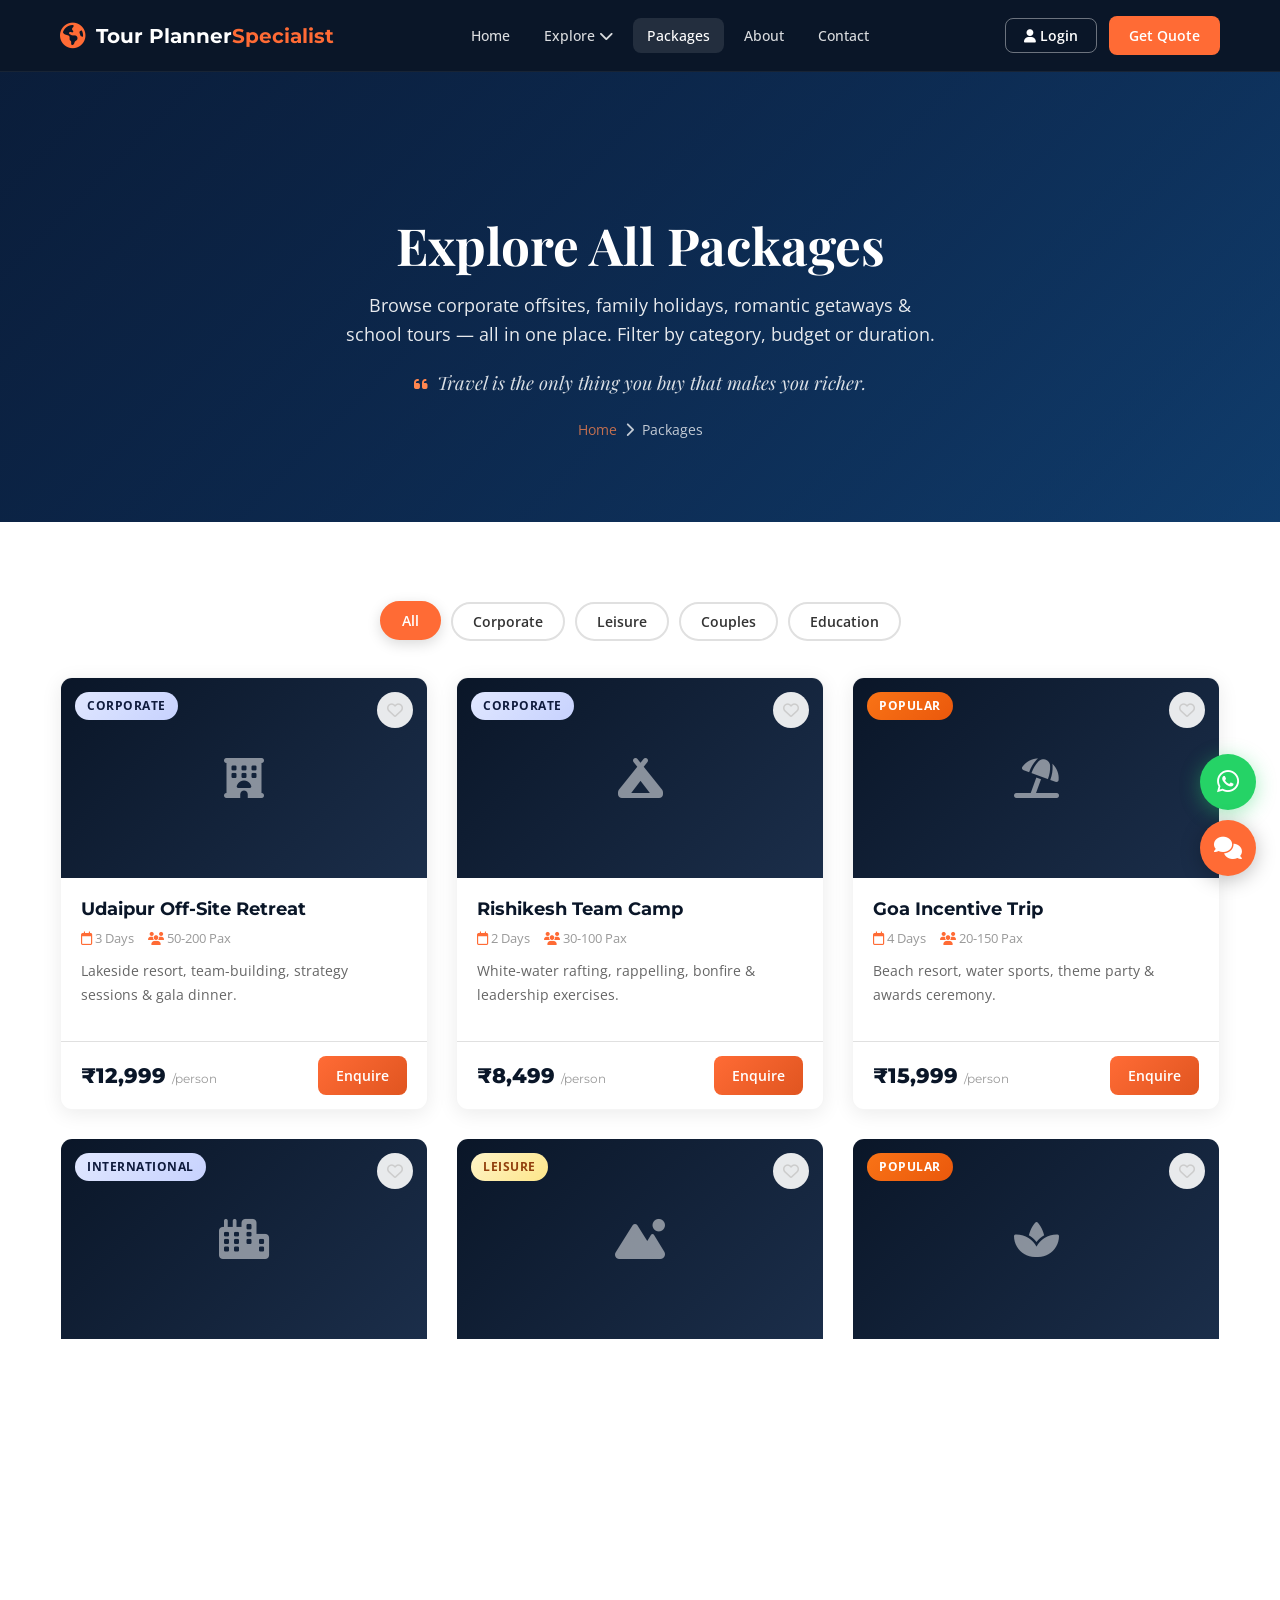
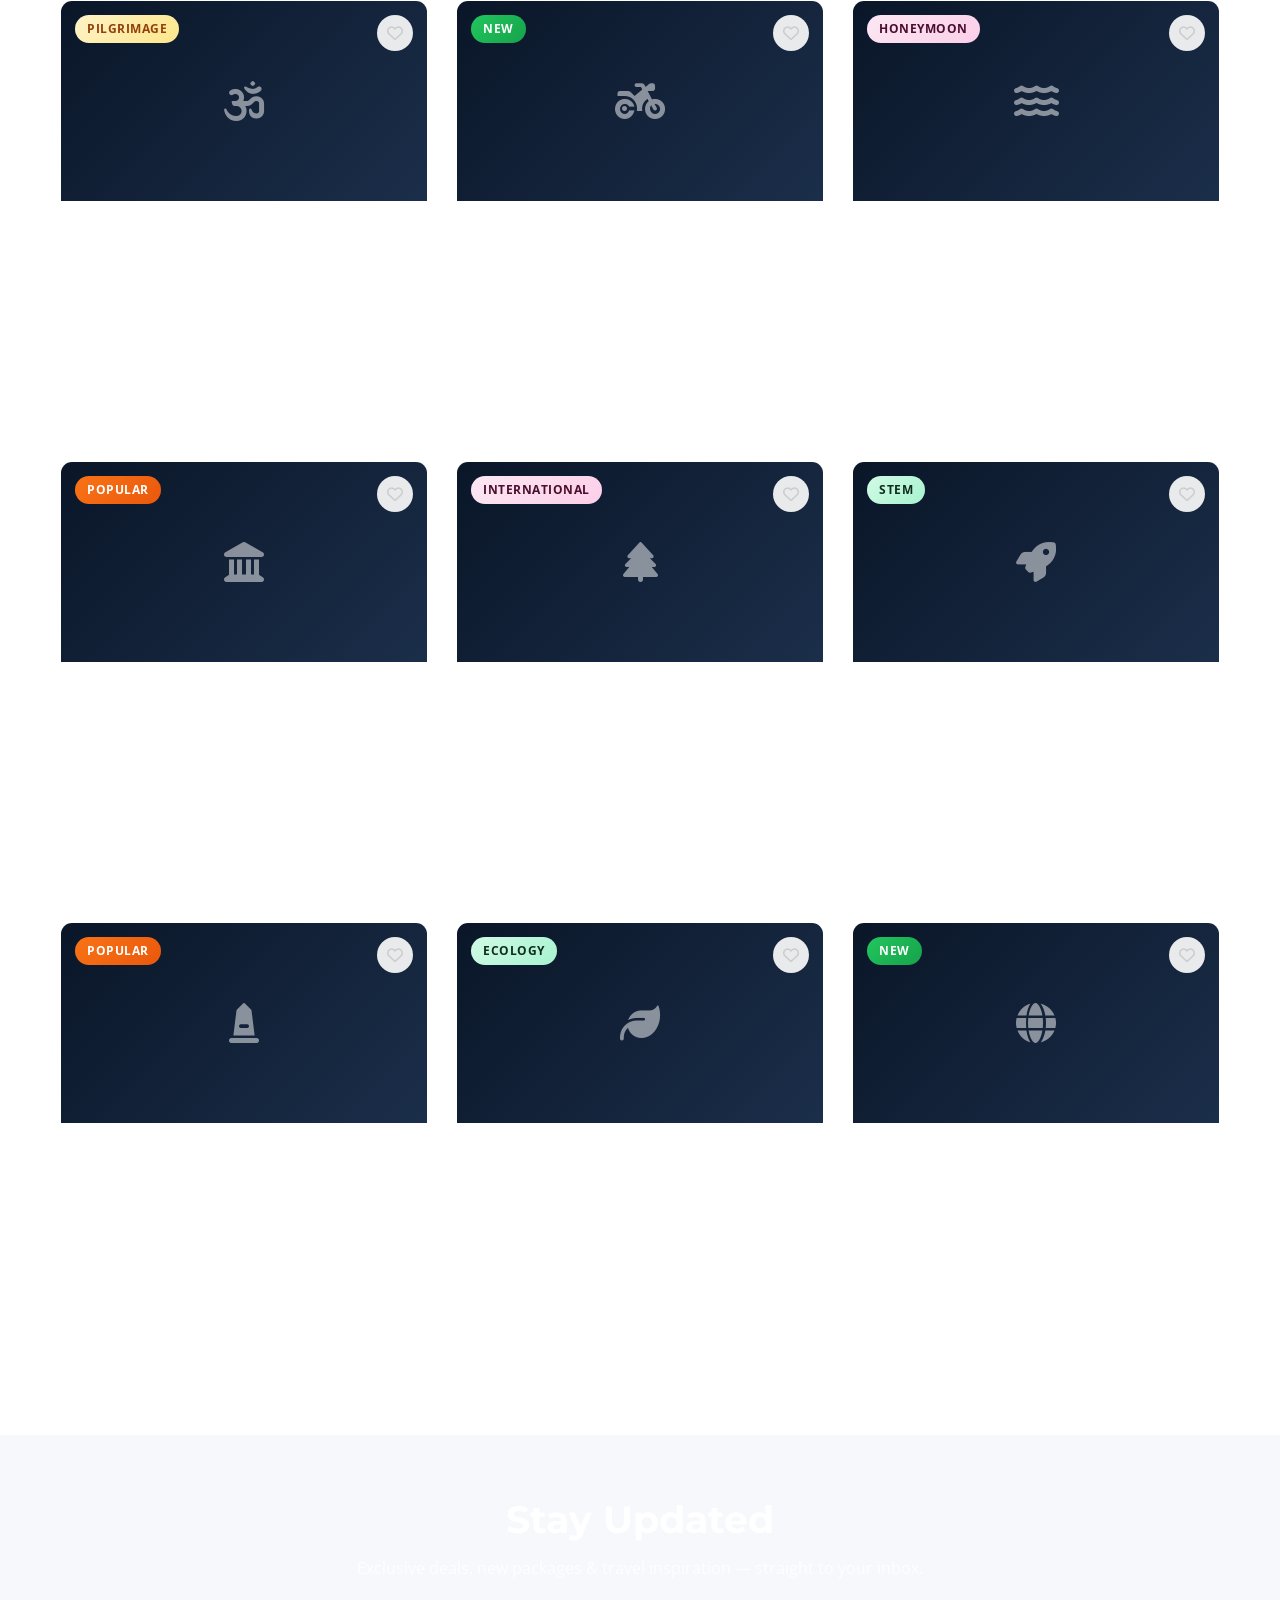
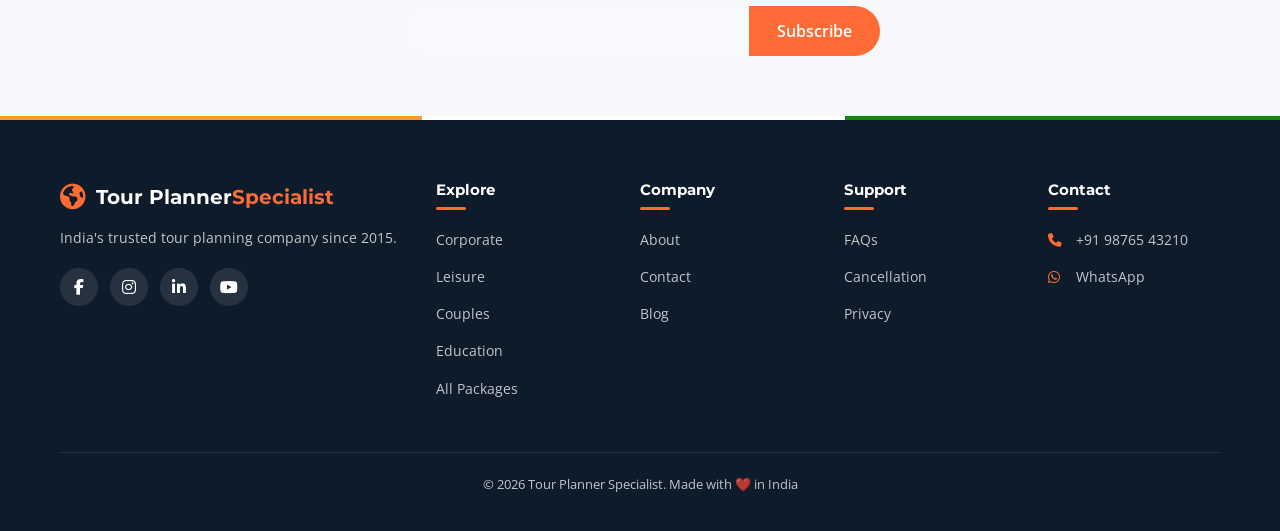
<file: packages.html>
<!DOCTYPE html>
<html lang="en">
<head>
    <meta charset="UTF-8">
    <meta name="viewport" content="width=device-width, initial-scale=1.0">
    <meta name="description" content="All Tour Packages — Browse & filter Corporate, Leisure, Couples & Educational tour packages across India and beyond.">
    <title>All Packages | Tour Planner Specialist</title>
    <link rel="preconnect" href="https://fonts.googleapis.com">
    <link href="https://fonts.googleapis.com/css2?family=Montserrat:wght@400;600;700;800&family=Open+Sans:wght@300;400;500;600&family=Playfair+Display:wght@400;600;700&display=swap" rel="stylesheet">
    <link rel="stylesheet" href="https://cdnjs.cloudflare.com/ajax/libs/font-awesome/6.5.1/css/all.min.css">
    <link rel="stylesheet" href="css/base.css">
    <link rel="stylesheet" href="css/navbar.css">
    <link rel="stylesheet" href="css/hero.css">
    <link rel="stylesheet" href="css/packages.css">
    <link rel="stylesheet" href="css/newsletter.css">
    <link rel="stylesheet" href="css/footer.css">
    <link rel="stylesheet" href="css/modal.css">
    <link rel="stylesheet" href="css/chat.css">
    <link rel="stylesheet" href="css/enquiry.css">
    <link rel="stylesheet" href="css/utilities.css">
</head>
<body>

    <!-- NAV -->
    <nav class="navbar" id="navbar"><div class="nav-container"><a href="index.html" class="nav-logo"><i class="fa-solid fa-earth-americas logo-icon"></i><span>Tour Planner<strong>Specialist</strong></span></a><ul class="nav-links" id="navLinks"><li><a href="index.html">Home</a></li><li class="dropdown"><a href="#">Explore <i class="fa-solid fa-chevron-down"></i></a><ul class="dropdown-menu"><li><a href="corporate.html"><i class="fa-solid fa-building"></i> Corporate</a></li><li><a href="leisure.html"><i class="fa-solid fa-umbrella-beach"></i> Leisure</a></li><li><a href="couples.html"><i class="fa-solid fa-heart"></i> Couples</a></li><li><a href="education.html"><i class="fa-solid fa-graduation-cap"></i> Educational</a></li></ul></li><li><a href="packages.html" class="active">Packages</a></li><li><a href="about.html">About</a></li><li><a href="contact.html">Contact</a></li></ul><div class="nav-actions"><button class="login-btn"><i class="fa-solid fa-user"></i> Login</button><a href="contact.html" class="nav-cta">Get Quote</a></div><button class="hamburger" id="hamburger" aria-label="Toggle menu"><span></span><span></span><span></span></button></div></nav>

    <!-- PAGE HERO -->
    <section class="page-hero" style="background-image: linear-gradient(135deg, #0d47a1, #1976d2);">
        <div class="container">
            <h1>Explore All Packages</h1>
            <p>Browse corporate offsites, family holidays, romantic getaways & school tours — all in one place. Filter by category, budget or duration.</p>
            <div class="hero-quote" id="heroQuote">
                <blockquote><i class="fa-solid fa-quote-left"></i> <span id="heroQuoteText">Travel is the only thing you buy that makes you richer.</span></blockquote>
            </div>
            <div class="breadcrumb"><a href="index.html">Home</a> <i class="fa-solid fa-chevron-right"></i> <span>Packages</span></div>
        </div>
    </section>

    <!-- PACKAGES WITH FILTERS -->
    <section class="packages" id="allPackages">
        <div class="container">
            <div class="filter-bar" id="filterBar">
                <button class="filter-btn active" data-filter="all">All</button>
                <button class="filter-btn" data-filter="corporate">Corporate</button>
                <button class="filter-btn" data-filter="leisure">Leisure</button>
                <button class="filter-btn" data-filter="couples">Couples</button>
                <button class="filter-btn" data-filter="education">Education</button>
            </div>

            <div class="packages-grid" id="packagesGrid">

                <!-- CORPORATE -->
                <div class="package-card" data-category="corporate"><div class="package-img"><div class="package-img-placeholder"><i class="fa-solid fa-hotel"></i></div><span class="badge badge-corporate package-badge">Corporate</span><button class="wishlist-btn"><i class="fa-regular fa-heart"></i></button></div><div class="package-body"><h3>Udaipur Off-Site Retreat</h3><div class="package-meta"><span><i class="fa-regular fa-calendar"></i> 3 Days</span><span><i class="fa-solid fa-users"></i> 50-200 Pax</span></div><p>Lakeside resort, team-building, strategy sessions & gala dinner.</p></div><div class="package-footer"><div class="package-price">₹12,999 <span>/person</span></div><a href="#" class="btn btn-primary btn-sm">Enquire</a></div></div>
                <div class="package-card" data-category="corporate"><div class="package-img"><div class="package-img-placeholder"><i class="fa-solid fa-campground"></i></div><span class="badge badge-corporate package-badge">Corporate</span><button class="wishlist-btn"><i class="fa-regular fa-heart"></i></button></div><div class="package-body"><h3>Rishikesh Team Camp</h3><div class="package-meta"><span><i class="fa-regular fa-calendar"></i> 2 Days</span><span><i class="fa-solid fa-users"></i> 30-100 Pax</span></div><p>White-water rafting, rappelling, bonfire & leadership exercises.</p></div><div class="package-footer"><div class="package-price">₹8,499 <span>/person</span></div><a href="#" class="btn btn-primary btn-sm">Enquire</a></div></div>
                <div class="package-card" data-category="corporate"><div class="package-img"><div class="package-img-placeholder"><i class="fa-solid fa-umbrella-beach"></i></div><span class="badge badge-popular package-badge">Popular</span><button class="wishlist-btn"><i class="fa-regular fa-heart"></i></button></div><div class="package-body"><h3>Goa Incentive Trip</h3><div class="package-meta"><span><i class="fa-regular fa-calendar"></i> 4 Days</span><span><i class="fa-solid fa-users"></i> 20-150 Pax</span></div><p>Beach resort, water sports, theme party & awards ceremony.</p></div><div class="package-footer"><div class="package-price">₹15,999 <span>/person</span></div><a href="#" class="btn btn-primary btn-sm">Enquire</a></div></div>
                <div class="package-card" data-category="corporate"><div class="package-img"><div class="package-img-placeholder"><i class="fa-solid fa-city"></i></div><span class="badge badge-corporate package-badge">International</span><button class="wishlist-btn"><i class="fa-regular fa-heart"></i></button></div><div class="package-body"><h3>Dubai Conference Package</h3><div class="package-meta"><span><i class="fa-regular fa-calendar"></i> 5 Days</span><span><i class="fa-solid fa-users"></i> 20-80 Pax</span></div><p>Conference venue, desert safari, Burj Khalifa, city tour & networking dinner.</p></div><div class="package-footer"><div class="package-price">₹45,999 <span>/person</span></div><a href="#" class="btn btn-primary btn-sm">Enquire</a></div></div>

                <!-- LEISURE -->
                <div class="package-card" data-category="leisure"><div class="package-img"><div class="package-img-placeholder"><i class="fa-solid fa-mountain-sun"></i></div><span class="badge badge-leisure package-badge">Leisure</span><button class="wishlist-btn"><i class="fa-regular fa-heart"></i></button></div><div class="package-body"><h3>Manali Family Escape</h3><div class="package-meta"><span><i class="fa-regular fa-calendar"></i> 5 Days</span><span><i class="fa-solid fa-users"></i> Family</span></div><p>Solang Valley, Rohtang Pass, Old Manali, river rafting & bonfire.</p></div><div class="package-footer"><div class="package-price">₹9,999 <span>/person</span></div><a href="#" class="btn btn-primary btn-sm">Book Now</a></div></div>
                <div class="package-card" data-category="leisure"><div class="package-img"><div class="package-img-placeholder"><i class="fa-solid fa-spa"></i></div><span class="badge badge-popular package-badge">Popular</span><button class="wishlist-btn"><i class="fa-regular fa-heart"></i></button></div><div class="package-body"><h3>Kerala Ayurveda Retreat</h3><div class="package-meta"><span><i class="fa-regular fa-calendar"></i> 7 Days</span><span><i class="fa-solid fa-spa"></i> Wellness</span></div><p>Houseboat, backwaters, Panchakarma, yoga & Kathakali show.</p></div><div class="package-footer"><div class="package-price">₹18,999 <span>/person</span></div><a href="#" class="btn btn-primary btn-sm">Book Now</a></div></div>
                <div class="package-card" data-category="leisure"><div class="package-img"><div class="package-img-placeholder"><i class="fa-solid fa-om"></i></div><span class="badge badge-leisure package-badge">Pilgrimage</span><button class="wishlist-btn"><i class="fa-regular fa-heart"></i></button></div><div class="package-body"><h3>Char Dham Yatra</h3><div class="package-meta"><span><i class="fa-regular fa-calendar"></i> 12 Days</span><span><i class="fa-solid fa-place-of-worship"></i> Spiritual</span></div><p>Yamunotri, Gangotri, Kedarnath, Badrinath — helicopter option, VIP darshan.</p></div><div class="package-footer"><div class="package-price">₹22,999 <span>/person</span></div><a href="#" class="btn btn-primary btn-sm">Book Now</a></div></div>
                <div class="package-card" data-category="leisure"><div class="package-img"><div class="package-img-placeholder"><i class="fa-solid fa-motorcycle"></i></div><span class="badge badge-new package-badge">New</span><button class="wishlist-btn"><i class="fa-regular fa-heart"></i></button></div><div class="package-body"><h3>Ladakh Bike Trip</h3><div class="package-meta"><span><i class="fa-regular fa-calendar"></i> 8 Days</span><span><i class="fa-solid fa-motorcycle"></i> Adventure</span></div><p>Manali-Leh Highway, Pangong Lake, Nubra Valley, Khardung La.</p></div><div class="package-footer"><div class="package-price">₹24,999 <span>/person</span></div><a href="#" class="btn btn-primary btn-sm">Book Now</a></div></div>

                <!-- COUPLES -->
                <div class="package-card" data-category="couples"><div class="package-img"><div class="package-img-placeholder"><i class="fa-solid fa-water"></i></div><span class="badge badge-couples package-badge">Honeymoon</span><button class="wishlist-btn"><i class="fa-regular fa-heart"></i></button></div><div class="package-body"><h3>Maldives Honeymoon Bliss</h3><div class="package-meta"><span><i class="fa-regular fa-calendar"></i> 5 Nights</span><span><i class="fa-solid fa-water"></i> Overwater Villa</span></div><p>Private villa, sunset cruise, couple's spa, underwater dining & beach dinner.</p></div><div class="package-footer"><div class="package-price">₹1,29,999 <span>/couple</span></div><a href="#" class="btn btn-primary btn-sm">Book Now</a></div></div>
                <div class="package-card" data-category="couples"><div class="package-img"><div class="package-img-placeholder"><i class="fa-solid fa-landmark"></i></div><span class="badge badge-popular package-badge">Popular</span><button class="wishlist-btn"><i class="fa-regular fa-heart"></i></button></div><div class="package-body"><h3>Udaipur Royal Romance</h3><div class="package-meta"><span><i class="fa-regular fa-calendar"></i> 4 Days</span><span><i class="fa-solid fa-crown"></i> Palace Stay</span></div><p>Lake Pichola boat, heritage palace stay, rooftop dinner & balloon ride.</p></div><div class="package-footer"><div class="package-price">₹34,999 <span>/couple</span></div><a href="#" class="btn btn-primary btn-sm">Book Now</a></div></div>
                <div class="package-card" data-category="couples"><div class="package-img"><div class="package-img-placeholder"><i class="fa-solid fa-tree"></i></div><span class="badge badge-couples package-badge">International</span><button class="wishlist-btn"><i class="fa-regular fa-heart"></i></button></div><div class="package-body"><h3>Bali Romantic Escape</h3><div class="package-meta"><span><i class="fa-regular fa-calendar"></i> 6 Nights</span><span><i class="fa-solid fa-spa"></i> Spa Included</span></div><p>Ubud terraces, Seminyak beach villa, temple visit & private dinner.</p></div><div class="package-footer"><div class="package-price">₹79,999 <span>/couple</span></div><a href="#" class="btn btn-primary btn-sm">Book Now</a></div></div>

                <!-- EDUCATION -->
                <div class="package-card" data-category="education"><div class="package-img"><div class="package-img-placeholder"><i class="fa-solid fa-rocket"></i></div><span class="badge badge-education package-badge">STEM</span><button class="wishlist-btn"><i class="fa-regular fa-heart"></i></button></div><div class="package-body"><h3>ISRO Bengaluru Visit</h3><div class="package-meta"><span><i class="fa-regular fa-calendar"></i> 3 Days</span><span><i class="fa-solid fa-users"></i> 40-60 Students</span></div><p>HAL Museum, ISRO Space Centre, Visvesvaraya Museum.</p></div><div class="package-footer"><div class="package-price">₹5,999 <span>/student</span></div><a href="#" class="btn btn-primary btn-sm">Enquire</a></div></div>
                <div class="package-card" data-category="education"><div class="package-img"><div class="package-img-placeholder"><i class="fa-solid fa-monument"></i></div><span class="badge badge-popular package-badge">Popular</span><button class="wishlist-btn"><i class="fa-regular fa-heart"></i></button></div><div class="package-body"><h3>Delhi Heritage Walk</h3><div class="package-meta"><span><i class="fa-regular fa-calendar"></i> 2 Days</span><span><i class="fa-solid fa-users"></i> 30-80 Students</span></div><p>Red Fort, Qutub Minar, Parliament House, National Museum.</p></div><div class="package-footer"><div class="package-price">₹3,499 <span>/student</span></div><a href="#" class="btn btn-primary btn-sm">Enquire</a></div></div>
                <div class="package-card" data-category="education"><div class="package-img"><div class="package-img-placeholder"><i class="fa-solid fa-leaf"></i></div><span class="badge badge-education package-badge">Ecology</span><button class="wishlist-btn"><i class="fa-regular fa-heart"></i></button></div><div class="package-body"><h3>Jim Corbett Eco Trip</h3><div class="package-meta"><span><i class="fa-regular fa-calendar"></i> 4 Days</span><span><i class="fa-solid fa-users"></i> 30-50 Students</span></div><p>Safari, bird-watching, camping, river crossing & ecology workshops.</p></div><div class="package-footer"><div class="package-price">₹7,499 <span>/student</span></div><a href="#" class="btn btn-primary btn-sm">Enquire</a></div></div>
                <div class="package-card" data-category="education"><div class="package-img"><div class="package-img-placeholder"><i class="fa-solid fa-globe"></i></div><span class="badge badge-new package-badge">New</span><button class="wishlist-btn"><i class="fa-regular fa-heart"></i></button></div><div class="package-body"><h3>Singapore STEM Tour</h3><div class="package-meta"><span><i class="fa-regular fa-calendar"></i> 6 Nights</span><span><i class="fa-solid fa-users"></i> 20-40 Students</span></div><p>Science Centre, Gardens by the Bay, NUS Campus & coding workshop.</p></div><div class="package-footer"><div class="package-price">₹68,999 <span>/student</span></div><a href="#" class="btn btn-primary btn-sm">Enquire</a></div></div>

            </div>
        </div>
    </section>

    <!-- NEWSLETTER -->
    <section class="newsletter"><div class="container"><h2>Stay Updated</h2><p>Exclusive deals, new packages & travel inspiration — straight to your inbox.</p><form class="newsletter-form" id="newsletterForm"><input type="email" placeholder="Your email" required><button type="submit">Subscribe</button></form></div></section>

    <!-- FOOTER -->
    <div class="tricolour-bar"></div>
    <footer class="footer"><div class="container"><div class="footer-grid"><div class="footer-brand"><a href="index.html" class="nav-logo" style="color:#fff;margin-bottom:8px;"><i class="fa-solid fa-earth-americas logo-icon"></i><span>Tour Planner<strong>Specialist</strong></span></a><p>India's trusted tour planning company since 2015.</p><div class="footer-social"><a href="#"><i class="fa-brands fa-facebook-f"></i></a><a href="#"><i class="fa-brands fa-instagram"></i></a><a href="#"><i class="fa-brands fa-linkedin-in"></i></a><a href="#"><i class="fa-brands fa-youtube"></i></a></div></div><div class="footer-col"><h4>Explore</h4><ul><li><a href="corporate.html">Corporate</a></li><li><a href="leisure.html">Leisure</a></li><li><a href="couples.html">Couples</a></li><li><a href="education.html">Education</a></li><li><a href="packages.html">All Packages</a></li></ul></div><div class="footer-col"><h4>Company</h4><ul><li><a href="about.html">About</a></li><li><a href="contact.html">Contact</a></li><li><a href="#">Blog</a></li></ul></div><div class="footer-col"><h4>Support</h4><ul><li><a href="#">FAQs</a></li><li><a href="#">Cancellation</a></li><li><a href="#">Privacy</a></li></ul></div><div class="footer-col"><h4>Contact</h4><ul><li><a href="tel:+919876543210"><i class="fa-solid fa-phone"></i> +91 98765 43210</a></li><li><a href="#"><i class="fa-brands fa-whatsapp"></i> WhatsApp</a></li></ul></div></div><div class="footer-bottom"><p>&copy; 2026 Tour Planner Specialist. Made with ❤️ in India</p></div></div></footer>

    <div class="modal-overlay" id="loginModal"><div class="modal-box"><button class="close-modal"><i class="fa-solid fa-xmark"></i></button><h2>Welcome Back</h2><form id="loginForm"><div class="form-group"><label>Email / Mobile</label><input type="text" id="loginEmail" required></div><div class="form-group"><label>Password</label><input type="password" id="loginPass" required></div><button type="submit" class="btn btn-primary btn-lg">Login</button></form></div></div>
    <div class="chat-widget"><button class="chat-toggle"><i class="fa-solid fa-comments"></i></button><div class="chat-window"><div class="chat-header"><h4><i class="fa-solid fa-headset"></i> Help Desk</h4><button class="chat-minimize"><i class="fa-solid fa-minus"></i></button></div><div class="chat-messages"><div class="chat-msg bot">Namaste! 🙏 Need help finding the perfect package?</div></div><div class="chat-input"><input type="text" placeholder="Type a message..."><button class="chat-send"><i class="fa-solid fa-paper-plane"></i></button></div></div></div>
    <a href="https://wa.me/919876543210" target="_blank" class="whatsapp-float"><i class="fa-brands fa-whatsapp"></i></a>
    <button class="back-to-top"><i class="fa-solid fa-arrow-up"></i></button>
    <script type="module" src="js/app.js?v=5"></script>
</body>
</html>
</file>
<file: css/base.css>
/* ==========================================================================
   BASE — Reset, CSS Variables, Theming, Typography, Shared Utilities
   ========================================================================== */

/* --- Reset --- */
*, *::before, *::after { margin: 0; padding: 0; box-sizing: border-box; }
html { scroll-behavior: smooth; font-size: 16px; }
body { font-family: 'Open Sans', sans-serif; color: #333; background: #fff; line-height: 1.7; overflow-x: hidden; }
a { text-decoration: none; color: inherit; transition: color .3s; }
ul { list-style: none; }
img { max-width: 100%; display: block; }
button, input, textarea, select { font-family: inherit; font-size: inherit; }

/* --- CSS Variables (Default / Homepage) --- */
:root {
    --primary: #0a1628;
    --primary-light: #1b2e4a;
    --accent: #ff6b35;
    --accent-dark: #e05520;
    --accent-light: #ff864f;
    --secondary: #1a73e8;
    --text: #333;
    --text-light: #666;
    --text-muted: #999;
    --bg: #ffffff;
    --bg-alt: #f7f8fc;
    --bg-dark: #0a1628;
    --card-bg: #fff;
    --card-shadow: 0 4px 20px rgba(0,0,0,.08);
    --card-shadow-hover: 0 12px 40px rgba(0,0,0,.15);
    --border: #e0e0e0;
    --radius: 12px;
    --radius-sm: 8px;
    --radius-lg: 20px;
    --transition: .3s ease;
    --font-heading: 'Montserrat', sans-serif;
    --font-body: 'Open Sans', sans-serif;
    --font-display: 'Playfair Display', serif;
    --nav-height: 72px;
    --container: 1200px;
    --saffron: #ff9933;
    --white-mid: #fff;
    --green-india: #138808;
}

/* --- Dynamic Themes (Light & Professional) --- */
[data-theme="corporate"] {
    --primary: #1e3a5f;
    --primary-light: #2c5282;
    --accent: #3b82f6;
    --accent-dark: #2563eb;
    --accent-light: #93bbfd;
    --secondary: #6366f1;
    --bg-alt: #f0f5ff;
    --card-shadow: 0 4px 24px rgba(30,58,95,.08);
    --card-shadow-hover: 0 14px 40px rgba(30,58,95,.14);
}
[data-theme="leisure"] {
    --primary: #1a5276;
    --primary-light: #217dbb;
    --accent: #f59e0b;
    --accent-dark: #d97706;
    --accent-light: #fcd34d;
    --secondary: #14b8a6;
    --bg-alt: #f0fdf9;
    --card-shadow: 0 4px 24px rgba(26,82,118,.08);
    --card-shadow-hover: 0 14px 40px rgba(26,82,118,.14);
}
[data-theme="couples"] {
    --primary: #831843;
    --primary-light: #9d174d;
    --accent: #ec4899;
    --accent-dark: #db2777;
    --accent-light: #f9a8d4;
    --secondary: #a855f7;
    --bg-alt: #fdf2f8;
    --card-shadow: 0 4px 24px rgba(131,24,67,.08);
    --card-shadow-hover: 0 14px 40px rgba(131,24,67,.14);
}
[data-theme="education"] {
    --primary: #2E7D32;
    --primary-light: #1B5E20;
    --accent: #2E7D32;
    --accent-dark: #1B5E20;
    --accent-light: #A5D6A7;
    --secondary: #2E7D32;
    --bg-alt: #F4FBF7;
    --text: #2E2E2E;
    --text-light: #6B7280;
    --card-bg: #FFFFFF;
    --card-shadow: 0 4px 24px rgba(46,125,50,.08);
    --card-shadow-hover: 0 14px 40px rgba(46,125,50,.14);
}

/* --- Typography --- */
h1, h2, h3, h4, h5, h6 { font-family: var(--font-heading); font-weight: 700; line-height: 1.3; color: var(--primary); }
h1 { font-size: clamp(2rem, 5vw, 3.2rem); }
h2 { font-size: clamp(1.6rem, 4vw, 2.4rem); }
h3 { font-size: clamp(1.2rem, 3vw, 1.6rem); }
p { margin-bottom: 1rem; }

/* --- Container --- */
.container { max-width: var(--container); margin: 0 auto; padding: 0 20px; }

/* --- Section Header --- */
.section-header { text-align: center; margin-bottom: 50px; }
.section-header h2 { margin-bottom: 12px; position: relative; display: inline-block; }
.section-header h2::after {
    content: '';
    position: absolute;
    bottom: -8px;
    left: 50%;
    transform: translateX(-50%);
    width: 60px;
    height: 4px;
    background: var(--accent);
    border-radius: 2px;
}
.section-header p { color: var(--text-light); max-width: 600px; margin: 16px auto 0; }

/* --- Tricolour Bar (Indian touch) --- */
.tricolour-bar {
    height: 4px;
    background: linear-gradient(90deg, var(--saffron) 33%, var(--white-mid) 33% 66%, var(--green-india) 66%);
}

/* --- Buttons --- */
.btn {
    display: inline-flex;
    align-items: center;
    gap: 8px;
    padding: 12px 28px;
    border: none;
    border-radius: var(--radius-sm);
    font-weight: 600;
    cursor: pointer;
    transition: all var(--transition);
    font-size: .95rem;
}
.btn-primary {
    background: linear-gradient(135deg, var(--accent), var(--accent-dark));
    color: #fff;
}
.btn-primary:hover {
    background: linear-gradient(135deg, var(--accent-dark), var(--accent));
    transform: translateY(-2px);
    box-shadow: 0 8px 25px rgba(0,0,0,.2);
}
.btn-outline {
    background: transparent;
    border: 2px solid var(--accent);
    color: var(--accent);
}
.btn-outline:hover {
    background: var(--accent);
    color: #fff;
}
.btn-white {
    background: #fff;
    color: var(--primary);
}
.btn-white:hover {
    background: var(--bg-alt);
    transform: translateY(-2px);
}
.btn-sm { padding: 8px 18px; font-size: .85rem; }
.btn-lg { padding: 16px 36px; font-size: 1.05rem; }

/* --- Form Basics --- */
.form-group { margin-bottom: 18px; }
.form-group label { display: block; margin-bottom: 6px; font-weight: 600; color: var(--text); font-size: .9rem; }
.form-group input,
.form-group select,
.form-group textarea {
    width: 100%;
    padding: 12px 16px;
    border: 2px solid var(--border);
    border-radius: var(--radius-sm);
    font-size: .95rem;
    transition: border-color var(--transition);
    background: #fff;
}
.form-group input:focus,
.form-group select:focus,
.form-group textarea:focus {
    outline: none;
    border-color: var(--accent);
}

/* --- Badge --- */
.badge {
    display: inline-block;
    padding: 4px 12px;
    border-radius: 20px;
    font-size: .75rem;
    font-weight: 700;
    text-transform: uppercase;
    letter-spacing: .5px;
}
.badge-corporate { background: linear-gradient(135deg, #e0e7ff, #c7d2fe); color: #0f1b3d; }
.badge-leisure { background: linear-gradient(135deg, #fef3c7, #fde68a); color: #92400e; }
.badge-couples { background: linear-gradient(135deg, #fce7f3, #fbcfe8); color: #4a0e2e; }
.badge-education { background: linear-gradient(135deg, #d1fae5, #a7f3d0); color: #0f2e1a; }
.badge-popular { background: linear-gradient(135deg, #f97316, #ea580c); color: #fff; }
.badge-new { background: linear-gradient(135deg, #22c55e, #16a34a); color: #fff; }

/* --- Section padding --- */
section { padding: 80px 0; }
section:nth-child(even) { background: var(--bg-alt); }

/* --- Visually Hidden (accessibility) --- */
.sr-only {
    position: absolute; width: 1px; height: 1px;
    padding: 0; margin: -1px; overflow: hidden;
    clip: rect(0,0,0,0); border: 0;
}
</file>
<file: css/navbar.css>
/* ==========================================================================
   NAVBAR — Sticky top navigation, dropdowns, hamburger, responsive
   ========================================================================== */

.navbar {
    position: fixed;
    top: 0;
    left: 0;
    width: 100%;
    height: var(--nav-height);
    background: var(--primary);
    z-index: 1000;
    transition: background .4s, box-shadow .4s, border .4s;
    border-bottom: 1px solid rgba(255,255,255,.06);
}
.navbar.scrolled {
    background: rgba(10, 22, 40, .97);
    box-shadow: 0 4px 30px rgba(0,0,0,.2);
    backdrop-filter: blur(10px);
}
.nav-container {
    max-width: var(--container);
    margin: 0 auto;
    padding: 0 20px;
    display: flex;
    align-items: center;
    justify-content: space-between;
    height: 100%;
}
.nav-logo {
    display: flex;
    align-items: center;
    gap: 10px;
    color: #fff;
    font-family: var(--font-heading);
    font-size: 1.25rem;
    font-weight: 700;
}
.nav-logo .logo-icon { font-size: 1.6rem; color: var(--accent); }
.nav-logo strong { color: var(--accent); }

.nav-links {
    display: flex;
    align-items: center;
    gap: 6px;
}
.nav-links > li > a {
    color: rgba(255,255,255,.85);
    padding: 8px 14px;
    border-radius: var(--radius-sm);
    font-size: .9rem;
    font-weight: 500;
    transition: all var(--transition);
}
.nav-links > li > a:hover,
.nav-links > li > a.active {
    color: #fff;
    background: rgba(255,255,255,.1);
}

/* Dropdown */
.dropdown { position: relative; }
.dropdown-menu {
    position: absolute;
    top: 100%;
    left: 0;
    background: #fff;
    min-width: 220px;
    border-radius: var(--radius-sm);
    box-shadow: 0 10px 40px rgba(0,0,0,.15);
    opacity: 0;
    visibility: hidden;
    transform: translateY(10px);
    transition: all .25s;
    padding: 8px 0;
    z-index: 100;
}
.dropdown:hover .dropdown-menu {
    opacity: 1;
    visibility: visible;
    transform: translateY(0);
}
.dropdown-menu li a {
    display: flex;
    align-items: center;
    gap: 10px;
    padding: 10px 18px;
    color: var(--text);
    font-size: .88rem;
    transition: background .2s;
}
.dropdown-menu li a:hover {
    background: var(--bg-alt);
    color: var(--accent);
}
.dropdown-menu li a i { width: 20px; text-align: center; color: var(--accent); }

/* Login & CTA */
.nav-actions {
    display: flex;
    align-items: center;
    gap: 12px;
}
.login-btn {
    background: transparent;
    border: 1.5px solid rgba(255,255,255,.4);
    color: #fff;
    padding: 7px 18px;
    border-radius: var(--radius-sm);
    cursor: pointer;
    font-size: .85rem;
    font-weight: 600;
    transition: all var(--transition);
}
.login-btn:hover {
    background: rgba(255,255,255,.15);
    border-color: #fff;
}
.nav-cta {
    background: var(--accent);
    color: #fff;
    padding: 8px 20px;
    border-radius: var(--radius-sm);
    font-size: .85rem;
    font-weight: 600;
    transition: all var(--transition);
}
.nav-cta:hover {
    background: var(--accent-dark);
    transform: translateY(-1px);
}

/* Hamburger */
.hamburger {
    display: none;
    flex-direction: column;
    gap: 5px;
    background: none;
    border: none;
    cursor: pointer;
    padding: 4px;
}
.hamburger span {
    width: 26px;
    height: 2.5px;
    background: #fff;
    border-radius: 2px;
    transition: all .3s;
}
.hamburger.active span:nth-child(1) { transform: rotate(45deg) translate(5px, 5px); }
.hamburger.active span:nth-child(2) { opacity: 0; }
.hamburger.active span:nth-child(3) { transform: rotate(-45deg) translate(5px, -5px); }

/* WhatsApp Floating Button */
.whatsapp-float {
    position: fixed;
    bottom: 90px;
    right: 24px;
    width: 56px;
    height: 56px;
    background: #25d366;
    color: #fff;
    border-radius: 50%;
    display: flex;
    align-items: center;
    justify-content: center;
    font-size: 1.6rem;
    box-shadow: 0 4px 20px rgba(37,211,102,.4);
    z-index: 999;
    transition: transform .3s;
}
.whatsapp-float:hover { transform: scale(1.1); }

/* --- Responsive --- */
@media (max-width: 900px) {
    .hamburger { display: flex; }
    .nav-links {
        position: fixed;
        top: var(--nav-height);
        left: 0;
        width: 100%;
        background: var(--primary);
        flex-direction: column;
        padding: 20px;
        gap: 0;
        transform: translateY(-120%);
        transition: transform .35s;
    }
    .nav-links.active { transform: translateY(0); }
    .nav-links > li > a { padding: 14px 20px; width: 100%; }
    .dropdown-menu {
        position: static;
        box-shadow: none;
        background: rgba(255,255,255,.05);
        opacity: 1;
        visibility: visible;
        transform: none;
        display: none;
    }
    .dropdown.open .dropdown-menu { display: block; }
    .dropdown-menu li a { color: rgba(255,255,255,.8); }
    .dropdown-menu li a:hover { background: rgba(255,255,255,.1); color: #fff; }
    .nav-actions { display: none; }
}
</file>
<file: css/hero.css>
/* ==========================================================================
   HERO — Homepage hero with slideshow, search tabs, AI search
   ========================================================================== */

.hero {
    position: relative;
    height: 100vh;
    min-height: 600px;
    display: flex;
    align-items: center;
    justify-content: center;
    overflow: hidden;
    margin-top: var(--nav-height);
}
.hero-bg {
    position: absolute;
    inset: 0;
    background-size: cover;
    background-position: center;
    transition: opacity 1.2s;
}
.hero-bg.active { opacity: 1; z-index: 1; }
.hero-bg:not(.active) { opacity: 0; z-index: 0; }
.hero-overlay {
    position: absolute;
    inset: 0;
    background: linear-gradient(160deg, rgba(10,22,40,.75) 0%, rgba(10,22,40,.4) 50%, rgba(10,22,40,.7) 100%);
    z-index: 2;
}
.hero-content {
    position: relative;
    z-index: 3;
    text-align: center;
    color: #fff;
    max-width: 800px;
    padding: 0 20px;
}
.hero-content h1 {
    font-family: var(--font-display);
    font-size: clamp(2.2rem, 5.5vw, 3.8rem);
    color: #fff;
    margin-bottom: 16px;
    text-shadow: 0 2px 30px rgba(0,0,0,.3);
}
.hero-content .hero-sub {
    font-size: clamp(1rem, 2.2vw, 1.25rem);
    opacity: .9;
    margin-bottom: 36px;
    font-weight: 300;
}

/* --- Search Tabs --- */
.search-box {
    background: rgba(255,255,255,.08);
    backdrop-filter: blur(20px);
    border-radius: var(--radius-lg);
    padding: 6px;
    max-width: 620px;
    margin: 0 auto;
    border: 1px solid rgba(255,255,255,.12);
    box-shadow: 0 8px 32px rgba(0,0,0,.2);
}
.search-tabs {
    display: flex;
    border-radius: var(--radius);
    overflow: hidden;
    margin-bottom: 0;
}
.search-tab {
    flex: 1;
    padding: 12px 8px;
    background: transparent;
    border: none;
    color: rgba(255,255,255,.7);
    font-weight: 600;
    font-size: .82rem;
    cursor: pointer;
    transition: all .3s;
    display: flex;
    flex-direction: column;
    align-items: center;
    gap: 4px;
}
.search-tab i { font-size: 1.1rem; }
.search-tab.active {
    background: var(--accent);
    color: #fff;
    border-radius: var(--radius);
    box-shadow: 0 4px 15px rgba(0,0,0,.25);
    transform: scale(1.02);
}
.search-tab:hover:not(.active) {
    background: rgba(255,255,255,.12);
    color: #fff;
    transform: scale(1.01);
}

/* --- AI Search Bar --- */
.ai-search {
    margin-top: 18px;
    max-width: 620px;
    margin-left: auto;
    margin-right: auto;
}
.ai-search-bar {
    display: flex;
    background: rgba(255,255,255,.15);
    backdrop-filter: blur(8px);
    border-radius: 50px;
    overflow: hidden;
    border: 1px solid rgba(255,255,255,.2);
}
.ai-search-bar input {
    flex: 1;
    background: transparent;
    border: none;
    padding: 14px 22px;
    color: #fff;
    font-size: .95rem;
}
.ai-search-bar input::placeholder { color: rgba(255,255,255,.5); }
.ai-search-bar input:focus { outline: none; }
.ai-search-bar button {
    background: var(--accent);
    border: none;
    padding: 14px 22px;
    color: #fff;
    font-size: 1rem;
    cursor: pointer;
    transition: background .3s;
}
.ai-search-bar button:hover { background: var(--accent-dark); }

/* Scroll indicator */
.scroll-indicator {
    position: absolute;
    bottom: 30px;
    left: 50%;
    transform: translateX(-50%);
    z-index: 3;
    color: rgba(255,255,255,.6);
    font-size: 1.5rem;
    animation: bounce 2s infinite;
}

/* --- Page Hero (inner pages) --- */
.page-hero {
    position: relative;
    padding: 140px 0 80px;
    text-align: center;
    color: #fff;
    background-size: cover;
    background-position: center;
    margin-top: var(--nav-height);
}
.page-hero::after {
    content: '';
    position: absolute;
    inset: 0;
    background: linear-gradient(135deg, rgba(10,22,40,.85), rgba(10,22,40,.6));
}
.page-hero .container { position: relative; z-index: 2; }
.page-hero h1 {
    font-family: var(--font-display);
    font-size: clamp(2rem, 5vw, 3.2rem);
    color: #fff;
    margin-bottom: 12px;
}
.page-hero p {
    font-size: 1.1rem;
    opacity: .9;
    max-width: 600px;
    margin: 0 auto;
}
.breadcrumb {
    display: flex;
    align-items: center;
    justify-content: center;
    gap: 8px;
    margin-top: 20px;
    font-size: .9rem;
    opacity: .75;
}
.breadcrumb a { color: var(--accent-light); }
.breadcrumb a:hover { text-decoration: underline; }

/* Hero quote (packages page) */
.hero-quote {
    margin-top: 18px;
}
.hero-quote blockquote {
    font-family: var(--font-display);
    font-style: italic;
    font-size: clamp(.95rem, 2vw, 1.15rem);
    color: rgba(255,255,255,.85);
    line-height: 1.6;
    max-width: 600px;
    margin: 0 auto;
}
.hero-quote blockquote i {
    color: var(--accent-light, rgba(255,255,255,.5));
    font-size: .85em;
    margin-right: 4px;
}
#heroQuoteText {
    transition: opacity .25s ease;
}

@media (max-width: 600px) {
    .search-tab { font-size: .72rem; padding: 10px 4px; }
    .search-tab i { font-size: .95rem; }
    .hero { min-height: 500px; }
}
</file>
<file: css/trust-bar.css>
/* ==========================================================================
   TRUST BAR — Badges / certifications strip
   ========================================================================== */

.trust-bar {
    background: var(--bg-alt);
    padding: 20px 0;
    border-bottom: 1px solid var(--border);
}
.trust-bar .container {
    display: flex;
    align-items: center;
    justify-content: center;
    gap: 40px;
    flex-wrap: wrap;
}
.trust-item {
    display: flex;
    align-items: center;
    gap: 10px;
    color: var(--text-light);
    font-size: .85rem;
    font-weight: 600;
}
.trust-item i {
    font-size: 1.4rem;
    color: var(--accent);
}

@media (max-width: 600px) {
    .trust-bar .container { gap: 20px; }
    .trust-item { font-size: .78rem; }
}
</file>
<file: css/packages.css>
/* ==========================================================================
   PACKAGES — Package cards, filter bar, wishlist, pricing
   ========================================================================== */

.packages { padding: 80px 0; }

/* Filter bar */
.filter-bar {
    display: flex;
    align-items: center;
    justify-content: center;
    gap: 10px;
    flex-wrap: wrap;
    margin-bottom: 36px;
}
.filter-btn {
    padding: 8px 20px;
    border: 2px solid var(--border);
    border-radius: 50px;
    background: transparent;
    color: var(--text);
    font-weight: 600;
    font-size: .85rem;
    cursor: pointer;
    transition: all var(--transition);
}
.filter-btn.active,
.filter-btn:hover {
    background: var(--accent);
    color: #fff;
    border-color: var(--accent);
    box-shadow: 0 4px 14px rgba(0,0,0,.15);
    transform: translateY(-1px);
}

/* Grid */
.packages-grid {
    display: grid;
    grid-template-columns: repeat(auto-fill, minmax(280px, 1fr));
    gap: 28px;
}

/* Card */
.package-card {
    background: var(--card-bg);
    border-radius: var(--radius);
    box-shadow: var(--card-shadow);
    overflow: hidden;
    transition: all .4s cubic-bezier(.25,.46,.45,.94);
    position: relative;
    border: 1px solid rgba(0,0,0,.04);
}
.package-card:hover {
    transform: translateY(-10px);
    box-shadow: var(--card-shadow-hover);
    border-color: rgba(0,0,0,.06);
}
.package-img {
    position: relative;
    height: 200px;
    overflow: hidden;
}
.package-img img,
.package-img-placeholder {
    width: 100%;
    height: 100%;
    object-fit: cover;
}
.package-img-placeholder {
    background: linear-gradient(135deg, var(--primary), var(--primary-light));
    display: flex;
    align-items: center;
    justify-content: center;
    font-size: 2.5rem;
    color: rgba(255,255,255,.5);
}
.package-badge {
    position: absolute;
    top: 14px;
    left: 14px;
}
.wishlist-btn {
    position: absolute;
    top: 14px;
    right: 14px;
    width: 36px;
    height: 36px;
    border-radius: 50%;
    background: rgba(255,255,255,.9);
    border: none;
    display: flex;
    align-items: center;
    justify-content: center;
    cursor: pointer;
    transition: all .3s;
    color: #ccc;
    font-size: 1rem;
}
.wishlist-btn.active,
.wishlist-btn:hover { color: #e91e63; }

.package-body { padding: 20px; }
.package-body h3 { font-size: 1.1rem; margin-bottom: 6px; }
.package-meta {
    display: flex;
    align-items: center;
    gap: 14px;
    color: var(--text-muted);
    font-size: .82rem;
    margin-bottom: 10px;
}
.package-meta i { color: var(--accent); }
.package-body p {
    font-size: .88rem;
    color: var(--text-light);
    margin-bottom: 14px;
    display: -webkit-box;
    -webkit-line-clamp: 2;
    -webkit-box-orient: vertical;
    overflow: hidden;
}
.package-footer {
    display: flex;
    align-items: center;
    justify-content: space-between;
    padding: 14px 20px;
    border-top: 1px solid var(--border);
}
.package-price {
    font-family: var(--font-heading);
    font-size: 1.3rem;
    font-weight: 800;
    color: var(--primary);
}
.package-price span {
    font-size: .78rem;
    font-weight: 400;
    color: var(--text-muted);
}

/* Filter animation */
.package-card {
    animation: cardFadeIn .4s ease forwards;
}
@keyframes cardFadeIn {
    from { opacity: 0; transform: translateY(16px) scale(.97); }
    to { opacity: 1; transform: translateY(0) scale(1); }
}

@media (max-width: 600px) {
    .packages-grid { grid-template-columns: 1fr; }
    .filter-bar { gap: 6px; }
    .filter-btn { padding: 6px 14px; font-size: .8rem; }
}

@media (max-width: 600px) {
    .packages-grid { grid-template-columns: 1fr; }
}
</file>
<file: css/services.css>
/* ==========================================================================
   SERVICES — Service cards grid
   ========================================================================== */

.services { padding: 80px 0; }

.services-grid {
    display: grid;
    grid-template-columns: repeat(auto-fill, minmax(250px, 1fr));
    gap: 24px;
}
.service-card {
    background: var(--card-bg);
    border-radius: var(--radius);
    padding: 32px 24px;
    text-align: center;
    box-shadow: var(--card-shadow);
    transition: all .35s;
    position: relative;
    overflow: hidden;
}
.service-card::before {
    content: '';
    position: absolute;
    top: 0;
    left: 0;
    right: 0;
    height: 4px;
    background: var(--accent);
    transform: scaleX(0);
    transition: transform .35s;
}
.service-card:hover::before { transform: scaleX(1); }
.service-card:hover {
    transform: translateY(-6px);
    box-shadow: var(--card-shadow-hover);
}
.service-icon {
    width: 64px;
    height: 64px;
    border-radius: 50%;
    background: linear-gradient(135deg, var(--accent), var(--accent-dark));
    display: flex;
    align-items: center;
    justify-content: center;
    margin: 0 auto 18px;
    font-size: 1.4rem;
    color: #fff;
}
.service-card h3 {
    font-size: 1.05rem;
    margin-bottom: 8px;
}
.service-card p {
    font-size: .88rem;
    color: var(--text-light);
}
</file>
<file: css/how-it-works.css>
/* ==========================================================================
   HOW IT WORKS — Steps section with connectors
   ========================================================================== */

.how-it-works { padding: 80px 0; }

.steps {
    display: grid;
    grid-template-columns: repeat(auto-fit, minmax(220px, 1fr));
    gap: 32px;
    position: relative;
}
.step {
    text-align: center;
    position: relative;
}
.step-number {
    width: 56px;
    height: 56px;
    border-radius: 50%;
    background: var(--accent);
    color: #fff;
    display: flex;
    align-items: center;
    justify-content: center;
    font-family: var(--font-heading);
    font-size: 1.3rem;
    font-weight: 700;
    margin: 0 auto 18px;
    position: relative;
    z-index: 2;
}
.step h3 {
    font-size: 1.05rem;
    margin-bottom: 8px;
}
.step p {
    font-size: .88rem;
    color: var(--text-light);
    max-width: 240px;
    margin: 0 auto;
}
/* Connector line */
.step:not(:last-child)::after {
    content: '';
    position: absolute;
    top: 28px;
    left: calc(50% + 34px);
    width: calc(100% - 68px);
    height: 2px;
    background: var(--border);
    z-index: 1;
}

@media (max-width: 700px) {
    .step:not(:last-child)::after { display: none; }
}
</file>
<file: css/stats.css>
/* ==========================================================================
   STATS — Animated counters section
   ========================================================================== */

.stats {
    padding: 60px 0;
    background: var(--primary);
    color: #fff;
}
.stats-grid {
    display: grid;
    grid-template-columns: repeat(auto-fit, minmax(180px, 1fr));
    gap: 32px;
    text-align: center;
}
.stat-item i {
    font-size: 2rem;
    color: var(--accent);
    margin-bottom: 10px;
}
.stat-number {
    font-family: var(--font-heading);
    font-size: 2.4rem;
    font-weight: 800;
    display: block;
    margin-bottom: 4px;
}
.stat-label {
    font-size: .9rem;
    opacity: .8;
}
</file>
<file: css/testimonials.css>
/* ==========================================================================
   TESTIMONIALS — Slider with dots & navigation
   ========================================================================== */

.testimonials { padding: 80px 0; }

.testimonial-slider {
    position: relative;
    overflow: hidden;
    max-width: 1000px;
    margin: 0 auto;
}
.testimonial-track {
    display: flex;
    transition: transform .5s ease;
}
.testimonial-card {
    min-width: 100%;
    padding: 0 16px;
    box-sizing: border-box;
}
@media (min-width: 700px) {
    .testimonial-card { min-width: 50%; }
}
@media (min-width: 1000px) {
    .testimonial-card { min-width: 33.333%; }
}
.testimonial-inner {
    background: var(--card-bg);
    border-radius: var(--radius);
    padding: 28px;
    box-shadow: var(--card-shadow);
    height: 100%;
    display: flex;
    flex-direction: column;
}
.testimonial-stars {
    color: #f59e0b;
    font-size: .95rem;
    margin-bottom: 12px;
}
.testimonial-inner blockquote {
    font-size: .92rem;
    color: var(--text-light);
    flex: 1;
    margin-bottom: 16px;
    line-height: 1.7;
    font-style: italic;
}
.testimonial-author {
    display: flex;
    align-items: center;
    gap: 12px;
}
.testimonial-avatar {
    width: 44px;
    height: 44px;
    border-radius: 50%;
    background: linear-gradient(135deg, var(--accent), var(--accent-dark));
    display: flex;
    align-items: center;
    justify-content: center;
    color: #fff;
    font-weight: 700;
    font-size: .9rem;
}
.testimonial-info strong { font-size: .9rem; display: block; }
.testimonial-info span { font-size: .78rem; color: var(--text-muted); }

/* Controls */
.testimonial-controls {
    display: flex;
    align-items: center;
    justify-content: center;
    gap: 16px;
    margin-top: 28px;
}
.testimonial-prev,
.testimonial-next {
    width: 40px;
    height: 40px;
    border-radius: 50%;
    border: 2px solid var(--border);
    background: transparent;
    cursor: pointer;
    display: flex;
    align-items: center;
    justify-content: center;
    transition: all .3s;
    color: var(--text);
}
.testimonial-prev:hover,
.testimonial-next:hover {
    background: var(--accent);
    border-color: var(--accent);
    color: #fff;
}
.testimonial-dots {
    display: flex;
    gap: 8px;
}
.testimonial-dot {
    width: 10px;
    height: 10px;
    border-radius: 50%;
    background: var(--border);
    border: none;
    cursor: pointer;
    transition: all .3s;
}
.testimonial-dot.active { background: var(--accent); transform: scale(1.2); }
</file>
<file: css/quote.css>
/* ==========================================================================
   QUOTE — Quote / booking form section
   ========================================================================== */

.quote-section { padding: 80px 0; }

.quote-grid {
    display: grid;
    grid-template-columns: 1fr 1fr;
    gap: 40px;
    align-items: start;
}
.quote-info h2 { margin-bottom: 16px; }
.quote-info p { color: var(--text-light); margin-bottom: 20px; }
.quote-features {
    display: flex;
    flex-direction: column;
    gap: 14px;
}
.quote-feature {
    display: flex;
    align-items: center;
    gap: 12px;
    font-size: .92rem;
}
.quote-feature i {
    width: 32px;
    height: 32px;
    border-radius: 50%;
    background: var(--accent);
    color: #fff;
    display: flex;
    align-items: center;
    justify-content: center;
    font-size: .8rem;
    flex-shrink: 0;
}

.quote-form-box {
    background: var(--card-bg);
    border-radius: var(--radius);
    padding: 32px;
    box-shadow: var(--card-shadow);
}
.quote-form-box h3 { margin-bottom: 20px; text-align: center; }

.form-row {
    display: grid;
    grid-template-columns: 1fr 1fr;
    gap: 16px;
}

@media (max-width: 800px) {
    .quote-grid { grid-template-columns: 1fr; }
    .form-row { grid-template-columns: 1fr; }
}
</file>
<file: css/policies.css>
/* ==========================================================================
   POLICIES — Policy cards
   ========================================================================== */

.policies { padding: 80px 0; }

.policies-grid {
    display: grid;
    grid-template-columns: repeat(auto-fit, minmax(250px, 1fr));
    gap: 24px;
}
.policy-card {
    background: var(--card-bg);
    border-radius: var(--radius);
    padding: 28px;
    text-align: center;
    box-shadow: var(--card-shadow);
    transition: transform .3s;
}
.policy-card:hover { transform: translateY(-4px); }
.policy-card i {
    font-size: 2rem;
    color: var(--accent);
    margin-bottom: 14px;
}
.policy-card h3 { font-size: 1.05rem; margin-bottom: 8px; }
.policy-card p { font-size: .85rem; color: var(--text-light); }
</file>
<file: css/newsletter.css>
/* ==========================================================================
   NEWSLETTER — Subscription section
   ========================================================================== */

.newsletter {
    padding: 60px 0;
    background: var(--primary);
    color: #fff;
    text-align: center;
}
.newsletter h2 { color: #fff; margin-bottom: 10px; }
.newsletter p { opacity: .85; margin-bottom: 24px; }
.newsletter-form {
    display: flex;
    max-width: 480px;
    margin: 0 auto;
    border-radius: 50px;
    overflow: hidden;
    background: rgba(255,255,255,.15);
}
.newsletter-form input {
    flex: 1;
    background: transparent;
    border: none;
    padding: 14px 22px;
    color: #fff;
    font-size: .95rem;
}
.newsletter-form input::placeholder { color: rgba(255,255,255,.5); }
.newsletter-form input:focus { outline: none; }
.newsletter-form button {
    background: var(--accent);
    border: none;
    padding: 14px 28px;
    color: #fff;
    font-weight: 600;
    cursor: pointer;
    transition: background .3s;
}
.newsletter-form button:hover { background: var(--accent-dark); }
</file>
<file: css/footer.css>
/* ==========================================================================
   FOOTER — Multi-column footer with tricolour bar
   ========================================================================== */

.footer {
    background: #0d1b2a;
    color: rgba(255,255,255,.75);
    padding: 60px 0 0;
}
.footer-grid {
    display: grid;
    grid-template-columns: 2fr 1fr 1fr 1fr 1fr;
    gap: 32px;
    margin-bottom: 40px;
}
.footer-brand p {
    font-size: .88rem;
    margin: 12px 0 18px;
    line-height: 1.7;
}
.footer-social {
    display: flex;
    gap: 12px;
}
.footer-social a {
    width: 38px;
    height: 38px;
    border-radius: 50%;
    background: rgba(255,255,255,.1);
    display: flex;
    align-items: center;
    justify-content: center;
    color: #fff;
    transition: all .3s;
}
.footer-social a:hover {
    background: var(--accent);
    transform: translateY(-2px);
}
.footer-col h4 {
    color: #fff;
    font-size: .95rem;
    margin-bottom: 16px;
    position: relative;
    padding-bottom: 10px;
}
.footer-col h4::after {
    content: '';
    position: absolute;
    bottom: 0;
    left: 0;
    width: 30px;
    height: 3px;
    background: var(--accent);
    border-radius: 2px;
}
.footer-col ul li { margin-bottom: 10px; }
.footer-col ul li a {
    font-size: .85rem;
    transition: color .3s, padding-left .3s;
}
.footer-col ul li a:hover {
    color: var(--accent);
    padding-left: 6px;
}
.footer-col ul li a i {
    margin-right: 8px;
    color: var(--accent);
    width: 16px;
}
.footer-bottom {
    border-top: 1px solid rgba(255,255,255,.1);
    padding: 20px 0;
    text-align: center;
    font-size: .82rem;
}

@media (max-width: 900px) {
    .footer-grid { grid-template-columns: 1fr 1fr; }
}
@media (max-width: 500px) {
    .footer-grid { grid-template-columns: 1fr; }
}
</file>
<file: css/modal.css>
/* ==========================================================================
   MODAL — Login / Register modal overlay
   ========================================================================== */

.modal-overlay {
    position: fixed;
    inset: 0;
    background: rgba(0,0,0,.6);
    z-index: 2000;
    display: flex;
    align-items: center;
    justify-content: center;
    opacity: 0;
    visibility: hidden;
    transition: all .3s;
}
.modal-overlay.active {
    opacity: 1;
    visibility: visible;
}
.modal-box {
    background: #fff;
    border-radius: var(--radius);
    padding: 36px;
    width: 90%;
    max-width: 420px;
    position: relative;
    transform: translateY(20px);
    transition: transform .3s;
}
.modal-overlay.active .modal-box { transform: translateY(0); }
.close-modal {
    position: absolute;
    top: 14px;
    right: 14px;
    background: none;
    border: none;
    font-size: 1.4rem;
    cursor: pointer;
    color: var(--text-muted);
    transition: color .3s;
}
.close-modal:hover { color: var(--text); }
.modal-box h2 { text-align: center; margin-bottom: 24px; }
.modal-box .btn { width: 100%; justify-content: center; margin-top: 8px; }
</file>
<file: css/chat.css>
/* ==========================================================================
   CHAT — Floating chat widget
   ========================================================================== */

.chat-widget {
    position: fixed;
    bottom: 24px;
    right: 24px;
    z-index: 1000;
}
.chat-toggle {
    width: 56px;
    height: 56px;
    border-radius: 50%;
    background: var(--accent);
    color: #fff;
    border: none;
    font-size: 1.4rem;
    cursor: pointer;
    box-shadow: 0 4px 20px rgba(0,0,0,.25);
    transition: all .3s;
    display: flex;
    align-items: center;
    justify-content: center;
}
.chat-toggle:hover { transform: scale(1.08); }

.chat-window {
    position: absolute;
    bottom: 70px;
    right: 0;
    width: 340px;
    height: 420px;
    background: #fff;
    border-radius: var(--radius);
    box-shadow: 0 10px 50px rgba(0,0,0,.2);
    display: none;
    flex-direction: column;
    overflow: hidden;
}
.chat-window.open { display: flex; }

.chat-header {
    background: var(--primary);
    color: #fff;
    padding: 14px 18px;
    display: flex;
    align-items: center;
    justify-content: space-between;
}
.chat-header h4 { font-size: .95rem; }
.chat-minimize {
    background: none;
    border: none;
    color: #fff;
    cursor: pointer;
    font-size: 1.1rem;
}
.chat-messages {
    flex: 1;
    padding: 14px;
    overflow-y: auto;
    display: flex;
    flex-direction: column;
    gap: 10px;
}
.chat-msg {
    max-width: 80%;
    padding: 10px 14px;
    border-radius: 16px;
    font-size: .88rem;
    line-height: 1.5;
}
.chat-msg.bot {
    background: var(--bg-alt);
    color: var(--text);
    align-self: flex-start;
    border-bottom-left-radius: 4px;
}
.chat-msg.user {
    background: var(--accent);
    color: #fff;
    align-self: flex-end;
    border-bottom-right-radius: 4px;
}
.chat-input {
    display: flex;
    border-top: 1px solid var(--border);
}
.chat-input input {
    flex: 1;
    border: none;
    padding: 12px 16px;
    font-size: .9rem;
}
.chat-input input:focus { outline: none; }
.chat-input button {
    background: var(--accent);
    border: none;
    padding: 12px 16px;
    color: #fff;
    cursor: pointer;
    transition: background .3s;
}
.chat-input button:hover { background: var(--accent-dark); }

@media (max-width: 400px) {
    .chat-window { width: 290px; height: 380px; }
}
</file>
<file: css/enquiry.css>
/* ==========================================================================
   ENQUIRY Modal + Category Quote Banner
   ========================================================================== */

/* ---- Inspirational Quote Banner ---- */
.category-quote {
    padding: 50px 0;
    text-align: center;
    position: relative;
    overflow: hidden;
}
.category-quote::before {
    content: '\201C';
    position: absolute;
    top: -10px;
    left: 50%;
    transform: translateX(-50%);
    font-size: 12rem;
    font-family: var(--font-display);
    color: var(--accent-light, #ddd);
    opacity: .15;
    line-height: 1;
    pointer-events: none;
}
.category-quote .container {
    position: relative;
    z-index: 1;
}
.category-quote blockquote {
    font-family: var(--font-display);
    font-size: clamp(1.2rem, 3vw, 1.7rem);
    font-weight: 600;
    font-style: italic;
    color: var(--primary);
    line-height: 1.6;
    max-width: 750px;
    margin: 0 auto 14px;
}
.category-quote cite {
    display: block;
    font-style: normal;
    font-size: .92rem;
    color: var(--text-muted);
    font-weight: 500;
}
.category-quote cite::before {
    content: '— ';
}

/* ---- Enquiry Modal ---- */
.enquiry-overlay {
    position: fixed;
    inset: 0;
    background: rgba(0,0,0,.55);
    backdrop-filter: blur(4px);
    z-index: 9999;
    display: none;
    align-items: center;
    justify-content: center;
    padding: 20px;
}
.enquiry-overlay.active {
    display: flex;
}
.enquiry-box {
    background: var(--card-bg, #fff);
    border-radius: 16px;
    width: 100%;
    max-width: 480px;
    max-height: 90vh;
    overflow-y: auto;
    box-shadow: 0 20px 60px rgba(0,0,0,.25);
    animation: enquirySlideIn .3s ease;
}
@keyframes enquirySlideIn {
    from { opacity: 0; transform: translateY(30px) scale(.95); }
    to   { opacity: 1; transform: translateY(0) scale(1); }
}
.enquiry-header {
    padding: 24px 28px 0;
    display: flex;
    align-items: center;
    justify-content: space-between;
}
.enquiry-header h3 {
    font-size: 1.25rem;
    margin: 0;
    color: var(--primary);
}
.enquiry-header .close-enquiry {
    width: 34px;
    height: 34px;
    border-radius: 50%;
    border: none;
    background: var(--bg-alt, #f5f5f5);
    color: var(--text-muted);
    font-size: 1rem;
    cursor: pointer;
    display: flex;
    align-items: center;
    justify-content: center;
    transition: all .2s;
}
.enquiry-header .close-enquiry:hover {
    background: #ef4444;
    color: #fff;
}
.enquiry-package-name {
    padding: 8px 28px 0;
    font-size: .88rem;
    color: var(--accent);
    font-weight: 600;
}
.enquiry-body {
    padding: 20px 28px 28px;
}
.enquiry-body .form-group {
    margin-bottom: 16px;
}
.enquiry-body label {
    display: block;
    font-size: .82rem;
    font-weight: 600;
    color: var(--text);
    margin-bottom: 5px;
}
.enquiry-body input,
.enquiry-body textarea,
.enquiry-body select {
    width: 100%;
    padding: 10px 14px;
    border: 2px solid var(--border, #e5e7eb);
    border-radius: 10px;
    font-size: .9rem;
    font-family: var(--font-body);
    background: var(--card-bg, #fff);
    color: var(--text);
    transition: border-color .2s;
    box-sizing: border-box;
}
.enquiry-body input:focus,
.enquiry-body textarea:focus,
.enquiry-body select:focus {
    outline: none;
    border-color: var(--accent);
}
.enquiry-body textarea {
    resize: vertical;
    min-height: 80px;
}
.enquiry-body .field-error {
    font-size: .75rem;
    color: #ef4444;
    margin-top: 3px;
    display: none;
}
.enquiry-body .field-error.visible {
    display: block;
}
.enquiry-body input.invalid,
.enquiry-body textarea.invalid {
    border-color: #ef4444;
}
.enquiry-body input.valid {
    border-color: #22c55e;
}

/* Action buttons row */
.enquiry-actions {
    display: flex;
    gap: 10px;
    margin-top: 20px;
}
.enquiry-actions button {
    flex: 1;
    padding: 12px 16px;
    border: none;
    border-radius: 10px;
    font-size: .88rem;
    font-weight: 600;
    cursor: pointer;
    display: flex;
    align-items: center;
    justify-content: center;
    gap: 8px;
    transition: all .25s;
}
.btn-enquiry-submit {
    background: var(--accent, #3b82f6);
    color: #fff;
}
.btn-enquiry-submit:hover {
    filter: brightness(1.1);
    transform: translateY(-1px);
}
.btn-enquiry-whatsapp {
    background: #25D366;
    color: #fff;
}
.btn-enquiry-whatsapp:hover {
    background: #1ebe57;
    transform: translateY(-1px);
}

/* Login required notice */
.login-required-notice {
    text-align: center;
    padding: 40px 28px;
}
.login-required-notice i {
    font-size: 3rem;
    color: var(--accent);
    margin-bottom: 16px;
}
.login-required-notice h4 {
    margin-bottom: 8px;
    color: var(--primary);
}
.login-required-notice p {
    font-size: .9rem;
    color: var(--text-muted);
    margin-bottom: 20px;
}
.btn-login-now {
    display: inline-flex;
    align-items: center;
    gap: 8px;
    padding: 12px 28px;
    background: var(--accent);
    color: #fff;
    border: none;
    border-radius: 10px;
    font-size: .95rem;
    font-weight: 600;
    cursor: pointer;
    transition: all .25s;
}
.btn-login-now:hover {
    filter: brightness(1.1);
    transform: translateY(-1px);
}

/* Success state */
.enquiry-success {
    text-align: center;
    padding: 40px 28px;
    display: none;
}
.enquiry-success.visible {
    display: block;
}
.enquiry-success i {
    font-size: 3.5rem;
    color: #22c55e;
    margin-bottom: 14px;
}
.enquiry-success h4 {
    color: var(--primary);
    margin-bottom: 8px;
}
.enquiry-success p {
    color: var(--text-muted);
    font-size: .9rem;
}

@media (max-width: 480px) {
    .enquiry-actions { flex-direction: column; }
    .enquiry-box { max-width: 100%; }
}
</file>
<file: css/utilities.css>
/* ==========================================================================
   UTILITIES — Animations, scroll-reveal, back-to-top
   ========================================================================== */

/* Keyframes */
@keyframes fadeInUp {
    from { opacity: 0; transform: translateY(30px); }
    to   { opacity: 1; transform: translateY(0); }
}
@keyframes bounce {
    0%, 100% { transform: translateX(-50%) translateY(0); }
    50%      { transform: translateX(-50%) translateY(-10px); }
}
@keyframes spin {
    to { transform: rotate(360deg); }
}

/* Scroll reveal */
.reveal {
    opacity: 0;
    transform: translateY(30px);
    transition: opacity .6s ease, transform .6s ease;
}
.reveal.visible {
    opacity: 1;
    transform: translateY(0);
}

/* Back to top */
.back-to-top {
    position: fixed;
    bottom: 24px;
    left: 24px;
    width: 44px;
    height: 44px;
    border-radius: 50%;
    background: var(--primary);
    color: #fff;
    border: none;
    font-size: 1.1rem;
    cursor: pointer;
    display: flex;
    align-items: center;
    justify-content: center;
    opacity: 0;
    visibility: hidden;
    transition: all .3s;
    z-index: 999;
}
.back-to-top.visible {
    opacity: 1;
    visibility: visible;
}
.back-to-top:hover {
    background: var(--accent);
    transform: translateY(-3px);
}

/* About page */
.about-section { padding: 80px 0; }
.about-grid {
    display: grid;
    grid-template-columns: 1fr 1fr;
    gap: 40px;
    align-items: center;
}
.about-img-placeholder {
    width: 100%;
    height: 360px;
    background: linear-gradient(135deg, var(--primary), var(--accent));
    border-radius: var(--radius);
    display: flex;
    align-items: center;
    justify-content: center;
    font-size: 4rem;
    color: rgba(255,255,255,.4);
}
.team-grid {
    display: grid;
    grid-template-columns: repeat(auto-fill, minmax(200px, 1fr));
    gap: 24px;
}
.team-card {
    background: var(--card-bg);
    border-radius: var(--radius);
    padding: 24px;
    text-align: center;
    box-shadow: var(--card-shadow);
}
.team-avatar {
    width: 80px;
    height: 80px;
    border-radius: 50%;
    background: linear-gradient(135deg, var(--accent), var(--primary));
    margin: 0 auto 14px;
    display: flex;
    align-items: center;
    justify-content: center;
    font-size: 1.8rem;
    color: #fff;
}
.team-card h3 { font-size: 1rem; margin-bottom: 4px; }
.team-card p { font-size: .82rem; color: var(--text-muted); }

/* Contact page */
.contact-section { padding: 80px 0; }
.contact-grid {
    display: grid;
    grid-template-columns: 1fr 1fr;
    gap: 40px;
}
.contact-info-cards {
    display: flex;
    flex-direction: column;
    gap: 18px;
}
.contact-card {
    display: flex;
    align-items: flex-start;
    gap: 16px;
    background: var(--card-bg);
    border-radius: var(--radius);
    padding: 20px;
    box-shadow: var(--card-shadow);
}
.contact-card i {
    font-size: 1.4rem;
    color: var(--accent);
    margin-top: 2px;
}
.contact-card h4 { font-size: .95rem; margin-bottom: 4px; }
.contact-card p { font-size: .88rem; color: var(--text-light); margin: 0; }

.contact-form-box {
    background: var(--card-bg);
    border-radius: var(--radius);
    padding: 32px;
    box-shadow: var(--card-shadow);
}

/* Approval workflow (education page) */
.workflow-section { padding: 80px 0; }
.workflow-steps {
    display: flex;
    align-items: flex-start;
    justify-content: center;
    gap: 12px;
    flex-wrap: wrap;
}
.workflow-step {
    text-align: center;
    flex: 0 0 140px;
}
.workflow-step-icon,
.workflow-number {
    width: 60px;
    height: 60px;
    border-radius: 50%;
    background: var(--accent);
    color: #fff;
    display: flex;
    align-items: center;
    justify-content: center;
    margin: 0 auto 10px;
    font-size: 1.3rem;
    font-weight: 700;
}
.workflow-step h4 { font-size: .85rem; margin-bottom: 4px; }
.workflow-step p { font-size: .75rem; color: var(--text-muted); }
.workflow-arrow {
    display: flex;
    align-items: center;
    padding-top: 20px;
    color: var(--accent);
    font-size: 1.2rem;
}

/* Honeymoon registry CTA */
.registry-cta {
    padding: 60px 0;
    text-align: center;
    background: linear-gradient(135deg, var(--primary), var(--primary-light));
    color: #fff;
}
.registry-cta h2 { color: #fff; margin-bottom: 14px; }
.registry-cta p { opacity: .9; max-width: 500px; margin: 0 auto 24px; }

@media (max-width: 768px) {
    .about-grid,
    .contact-grid { grid-template-columns: 1fr; }
}
</file>
<file: css/categories.css>
/* ==========================================================================
   CATEGORIES — Sub-category card grid (used on inner pages)
   ========================================================================== */

.categories { padding: 80px 0; }

.category-grid {
    display: grid;
    grid-template-columns: repeat(auto-fill, minmax(260px, 1fr));
    gap: 24px;
}
.category-card {
    background: var(--card-bg);
    border-radius: var(--radius);
    box-shadow: var(--card-shadow);
    overflow: hidden;
    transition: all .4s cubic-bezier(.25,.46,.45,.94);
    cursor: pointer;
    position: relative;
    border: 1px solid rgba(0,0,0,.04);
}
.category-card:hover {
    transform: translateY(-8px) scale(1.01);
    box-shadow: var(--card-shadow-hover);
    border-color: var(--accent-light);
}
.category-card-icon {
    width: 100%;
    height: 160px;
    background: linear-gradient(135deg, var(--primary), var(--primary-light));
    display: flex;
    align-items: center;
    justify-content: center;
    font-size: 3rem;
    color: rgba(255,255,255,.9);
    position: relative;
}
.category-card-icon::after {
    content: '';
    position: absolute;
    bottom: 0;
    left: 0;
    right: 0;
    height: 4px;
    background: var(--accent);
}
.category-card-body {
    padding: 20px;
}
.category-card-body h3 {
    font-size: 1.1rem;
    margin-bottom: 8px;
}
.category-card-body p {
    font-size: .88rem;
    color: var(--text-light);
    line-height: 1.6;
    margin-bottom: 14px;
}
.category-card-body .btn {
    font-size: .82rem;
    padding: 8px 18px;
}

/* Tag pills inside category cards */
.cat-tags {
    display: flex;
    flex-wrap: wrap;
    gap: 6px;
    margin-bottom: 12px;
}
.cat-tag {
    padding: 4px 12px;
    background: var(--bg-alt);
    border-radius: 20px;
    font-size: .72rem;
    font-weight: 600;
    color: var(--accent-dark);
    border: 1px solid rgba(0,0,0,.05);
}

@media (max-width: 600px) {
    .category-grid { grid-template-columns: 1fr; }
}
</file>
